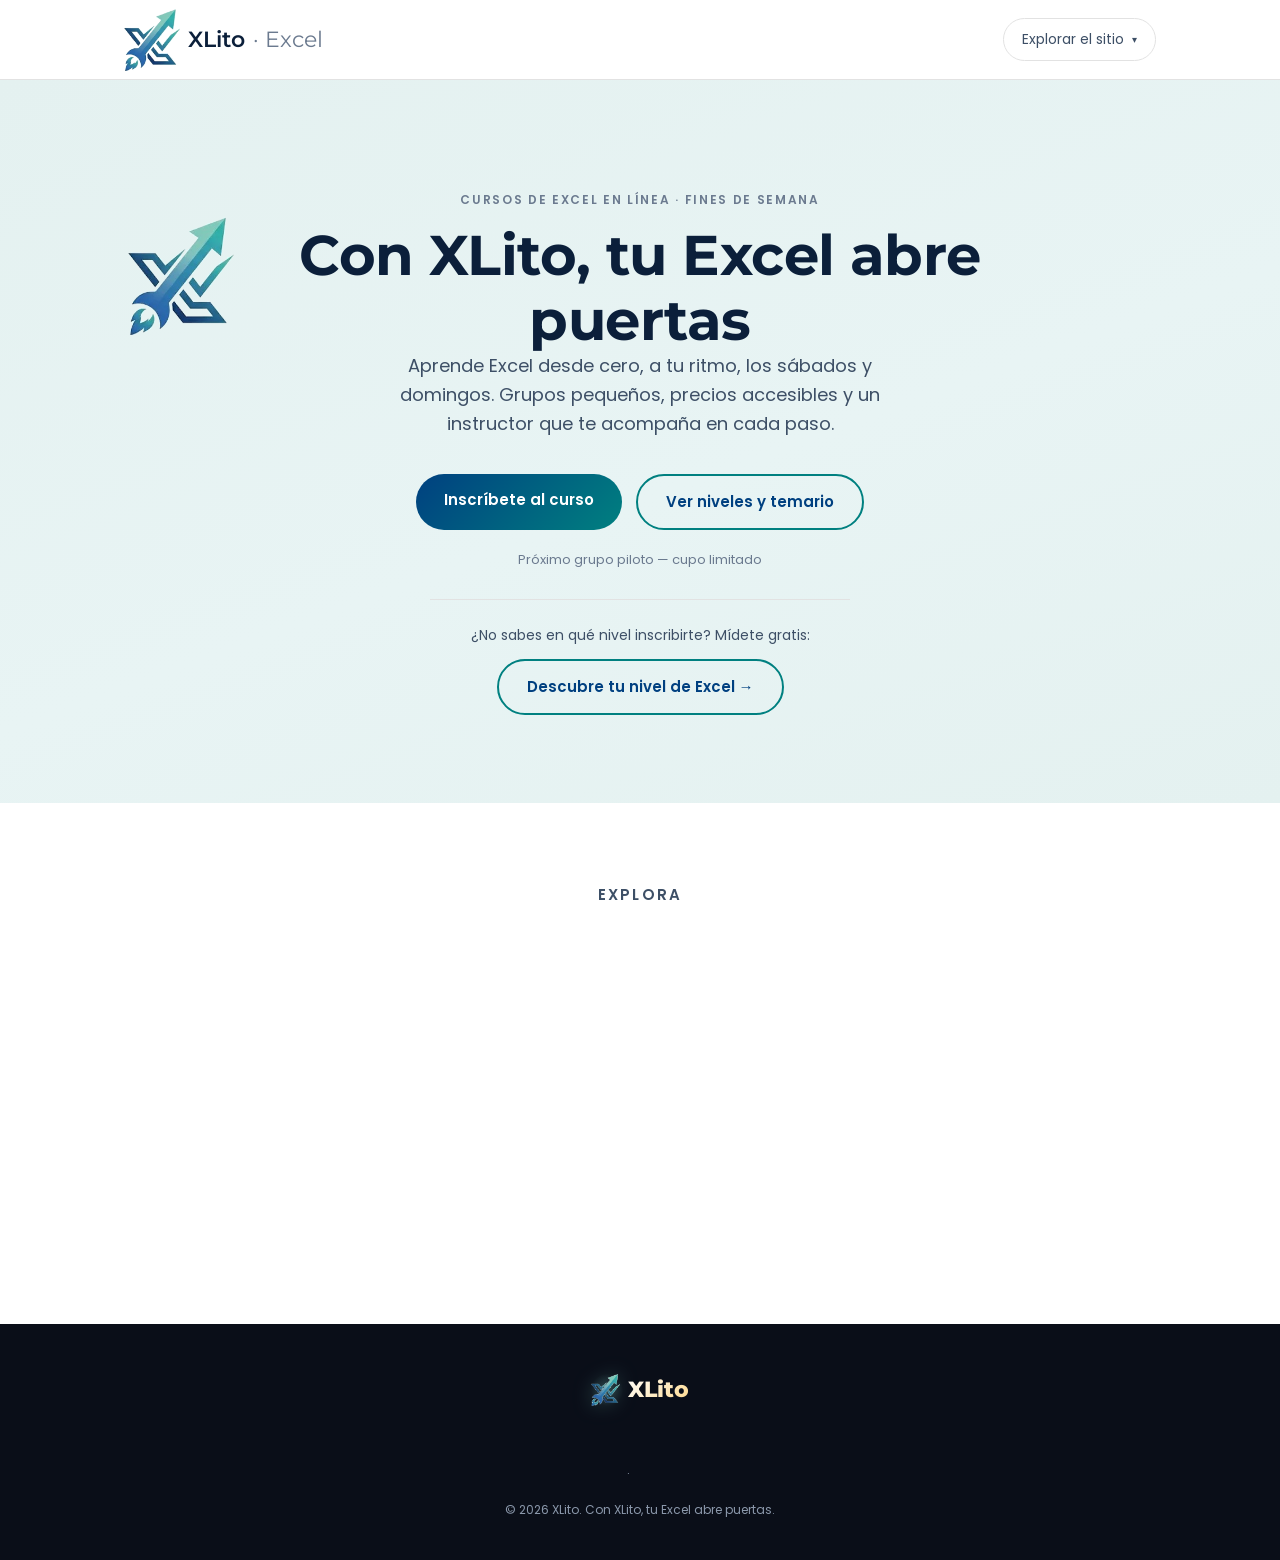
<file: index.html>
<!DOCTYPE html>
<html lang="es">
<head>
<meta charset="UTF-8">
<meta name="viewport" content="width=device-width, initial-scale=1.0">
<title>XLito — Con XLito, tu Excel abre puertas</title>
<link rel="stylesheet" href="styles.css">
<link rel="icon" type="image/png" href="assets/favicon.png">
<style>
  .hero{padding:110px 0 88px; text-align:center; background:linear-gradient(160deg, var(--bg-alt) 0%, #e8f4f4 55%, var(--bg-alt) 100%);}
  .hero h1{font-size:clamp(34px,5vw,56px); max-width:820px; margin:0 auto 22px; line-height:1.15;}
  .hero p.lead{font-size:18px; color:var(--ink-soft); max-width:560px; margin:0 auto 36px;}
  .hero .cta-row{display:flex; gap:14px; justify-content:center; flex-wrap:wrap;}
  .hero .fine{margin-top:20px; font-size:13px; color:var(--muted);}

  .teaser-grid{display:grid; grid-template-columns:1fr; gap:20px;}
  @media(min-width:760px){.teaser-grid{grid-template-columns:repeat(3,1fr);}}
  .teaser{
    border:1px solid var(--line); border-radius:var(--radius); padding:30px 26px;
    display:flex; flex-direction:column; gap:12px; position:relative; overflow:hidden;
    background:var(--bg);
  }
  .teaser::before{
    content:""; position:absolute; top:0; left:0; right:0; height:5px;
    background:linear-gradient(90deg, var(--accent), var(--accent-2), var(--accent-mint));
  }
  .teaser::after{
    content:""; position:absolute; top:-40px; right:-40px; width:120px; height:120px;
    background:radial-gradient(circle, var(--accent-mint) 0%, transparent 70%);
    opacity:.35; border-radius:50%; pointer-events:none;
  }
  .teaser h3{ font-size:20px; color:var(--accent); }
  .teaser p{ font-size:14px; color:var(--ink-soft); flex-grow:1; position:relative; }
  .teaser a{ font-size:14px; font-weight:700; text-decoration:none; color:var(--accent-2); position:relative; }
  .teaser a:hover{ text-decoration:underline; }
  .teaser:hover{
    transform:translateY(-4px) scale(1.035);
    box-shadow:0 16px 32px rgba(0,64,128,.14);
    border-color:var(--accent-2);
    z-index:2;
  }
</style>
</head>
<body>

<nav>
  <div class="wrap">
    <a href="index.html" class="logo-mark" style="display:flex; align-items:center; gap:8px;"><img src="assets/logo-icon.png" alt="XLito" style="height:62px; width:auto; margin:-10px 0;">XLito <span>· Excel</span></a>
    <div class="nav-menu">
      <button class="nav-menu-btn" id="nav-menu-btn" aria-expanded="false" aria-controls="nav-panel">Explorar el sitio <span class="chev">▾</span></button>
      <div class="nav-panel" id="nav-panel">
        <div><p class="nav-group-title">El curso</p>
          <a href="niveles.html">Niveles, temarios y precios</a>
          <a href="como-funciona.html">Cómo funciona</a>
        </div>
        <div><p class="nav-group-title">Conócenos</p>
          <a href="nosotros.html">Sobre XLito</a>
          <a href="testimonios.html">Testimonios</a>
          <a href="faq.html">Preguntas frecuentes</a>
        </div>
        <div><p class="nav-group-title">Empieza</p>
          <a href="recursos.html">Recursos gratis</a>
          <a href="quiz.html">¿Qué nivel soy?</a>
          <a href="juego-cohete.html">Juega: Cohete XLito</a>
          <a href="juego-memorama.html">Juega: Memorama</a>
          <a href="juego-atajos.html">Juega: Typing de atajos</a>
          <a href="inscripcion.html">Inscripción</a>
        </div>
      </div>
    </div>
    <a href="inscripcion.html" class="btn" style="display:none;" id="nav-cta">Inscríbete</a>
  </div>
</nav>

<header class="hero">
  <div class="wrap">
    <p class="eyebrow">Cursos de Excel en línea · Fines de semana</p>
    <div id="hero-logo-title" style="position:relative; display:inline-block;">
      <img src="assets/logo-icon.png" alt="XLito" style="position:absolute; right:100%; top:-6px; height:118px; width:auto; margin-right:-4px;">
      <h1 style="margin:0; text-align:center;">Con XLito, tu Excel abre puertas</h1>
    </div>
    <p class="lead">Aprende Excel desde cero, a tu ritmo, los sábados y domingos. Grupos pequeños, precios accesibles y un instructor que te acompaña en cada paso.</p>
    <div class="cta-row">
      <a href="inscripcion.html" class="btn">Inscríbete al curso</a>
      <a href="niveles.html" class="btn btn-outline">Ver niveles y temario</a>
    </div>
    <p class="fine">Próximo grupo piloto — cupo limitado</p>
    <div style="margin-top:28px; padding-top:24px; border-top:1px solid var(--line); max-width:420px; margin-left:auto; margin-right:auto;">
      <p style="font-size:14px; color:var(--ink-soft); margin-bottom:12px;">¿No sabes en qué nivel inscribirte? Mídete gratis:</p>
      <a href="quiz.html" class="btn btn-outline">Descubre tu nivel de Excel →</a>
    </div>
  </div>
</header>

<section>
  <div class="wrap">
    <div class="section-head">
      <p class="eyebrow">Explora</p>
      <h2>Todo lo que necesitas saber</h2>
    </div>
    <div class="teaser-grid">
      <div class="teaser">
        <h3>Niveles y precios</h3>
        <p>Introductorio, básico e intermedio — con temario sesión por sesión y descuentos por pago de contado.</p>
        <a href="niveles.html">Ver niveles →</a>
      </div>
      <div class="teaser">
        <h3>Sobre XLito</h3>
        <p>Quién da las clases, y la misión detrás de un curso pensado para que Excel deje de dar miedo.</p>
        <a href="nosotros.html">Conóceme →</a>
      </div>
      <div class="teaser">
        <h3>Cómo funciona</h3>
        <p>De la inscripción a tu primera clase: el proceso paso a paso y lo que necesitas para tomar el curso.</p>
        <a href="como-funciona.html">Ver el proceso →</a>
      </div>
    </div>
  </div>
</section>

<footer>
  <div class="wrap">
    <div class="footer-logo" id="footer-logo" style="display:flex; align-items:center; justify-content:center; gap:8px;">
      <img src="assets/logo-icon.png" alt="" style="height:32px; width:auto;">
      <span style="font-family:var(--serif); font-weight:800; font-size:22px; background:linear-gradient(135deg, #ffffff, #ffd88a); -webkit-background-clip:text; background-clip:text; color:transparent;">XLito</span>
    </div>
    <div class="socials">
      <a href="https://www.instagram.com/xlito_excel" target="_blank" rel="noopener" class="social-link" style="display:inline-flex; align-items:center; gap:6px; color:#D6249F;"><svg width="18" height="18" viewBox="0 0 24 24"><defs><linearGradient id="igGrad" x1="0%" y1="100%" x2="100%" y2="0%"><stop offset="0%" stop-color="#FEE411"/><stop offset="35%" stop-color="#FD5949"/><stop offset="70%" stop-color="#D6249F"/><stop offset="100%" stop-color="#285AEB"/></linearGradient></defs><rect x="2" y="2" width="20" height="20" rx="5" fill="none" stroke="url(#igGrad)" stroke-width="2"/><circle cx="12" cy="12" r="4" fill="none" stroke="url(#igGrad)" stroke-width="2"/><circle cx="17.5" cy="6.5" r="1.2" fill="url(#igGrad)"/></svg> Instagram</a><a href="https://www.tiktok.com/@xlito_excel" target="_blank" rel="noopener" class="social-link" style="display:inline-flex; align-items:center; gap:6px; color:#e5e9ef;"><svg width="18" height="18" viewBox="0 0 24 24" fill="#000"><path d="M12.5 2h3.2c.2 1.6 1.1 3 2.4 3.9 1 .7 2.2 1.1 3.4 1.1v3.3c-1.6 0-3.1-.4-4.5-1.2v6.6c0 3.4-2.8 6.3-6.3 6.3S4.4 18.1 4.4 14.7c0-3.2 2.5-5.9 5.6-6.2v3.4c-1.3.3-2.3 1.5-2.3 2.9 0 1.6 1.3 2.9 2.9 2.9s2.9-1.3 2.9-2.9V2z" fill="#25F4EE" transform="translate(-0.6,-0.6)"/><path d="M12.5 2h3.2c.2 1.6 1.1 3 2.4 3.9 1 .7 2.2 1.1 3.4 1.1v3.3c-1.6 0-3.1-.4-4.5-1.2v6.6c0 3.4-2.8 6.3-6.3 6.3S4.4 18.1 4.4 14.7c0-3.2 2.5-5.9 5.6-6.2v3.4c-1.3.3-2.3 1.5-2.3 2.9 0 1.6 1.3 2.9 2.9 2.9s2.9-1.3 2.9-2.9V2z" fill="#FE2C55" transform="translate(0.6,0.6)"/><path d="M12.5 2h3.2c.2 1.6 1.1 3 2.4 3.9 1 .7 2.2 1.1 3.4 1.1v3.3c-1.6 0-3.1-.4-4.5-1.2v6.6c0 3.4-2.8 6.3-6.3 6.3S4.4 18.1 4.4 14.7c0-3.2 2.5-5.9 5.6-6.2v3.4c-1.3.3-2.3 1.5-2.3 2.9 0 1.6 1.3 2.9 2.9 2.9s2.9-1.3 2.9-2.9V2z" fill="#fff"/></svg> TikTok</a><a href="https://www.facebook.com/profile.php?id=61592092803394" target="_blank" rel="noopener" class="social-link" style="display:inline-flex; align-items:center; gap:6px; color:#1877F2;"><svg width="18" height="18" viewBox="0 0 24 24" fill="#1877F2"><path d="M22 12a10 10 0 1 0-11.6 9.9v-7H7.9V12h2.5V9.8c0-2.5 1.5-3.9 3.8-3.9 1.1 0 2.2.2 2.2.2v2.5h-1.3c-1.2 0-1.6.8-1.6 1.6V12h2.8l-.4 2.9h-2.4v7A10 10 0 0 0 22 12z"/></svg> Facebook</a>
    </div>
    <p style="font-size:13px; color:var(--ink-soft);"><a href="mailto:xlito.excel@gmail.com" class="social-link" style="color:#cdd8e6;"><svg width="16" height="16" viewBox="0 0 24 24" style="vertical-align:-3px; margin-right:4px;"><path d="M2 6.5v11A2.5 2.5 0 0 0 4.5 20H8V11.8L12 15l4-3.2V20h3.5a2.5 2.5 0 0 0 2.5-2.5v-11L12 13.5z" fill="#EA4335"/><path d="M8 20v-8.2L2 7.3V17.5A2.5 2.5 0 0 0 4.5 20H8z" fill="#4285F4"/><path d="M16 20v-8.2l6-4.5V17.5A2.5 2.5 0 0 1 19.5 20H16z" fill="#34A853"/><path d="M2 7.3l10 7.7 10-7.7-1.2-.9a2.4 2.4 0 0 0-2.9 0L12 10.3 6.1 6.4a2.4 2.4 0 0 0-2.9 0z" fill="#FBBC05"/></svg>xlito.excel@gmail.com</a> &nbsp;·&nbsp; <a href="https://wa.me/525567896394?text=Hola%2C%20me%20interesa%20el%20curso%20de%20Excel%20de%20XLito" target="_blank" rel="noopener" class="social-link" style="color:#25D366;"><svg width="16" height="16" viewBox="0 0 24 24" fill="currentColor" style="vertical-align:-3px; margin-right:4px;"><path d="M12 2a10 10 0 0 0-8.5 15.2L2 22l4.9-1.5A10 10 0 1 0 12 2zm5.6 14.3c-.2.6-1.4 1.2-2 1.3-.5.1-1.1.1-1.8-.1-.4-.1-1-.3-1.6-.6-2.9-1.2-4.7-4.1-4.9-4.3-.1-.2-1.2-1.6-1.2-3 0-1.4.7-2.1 1-2.4.3-.3.6-.3.8-.3h.6c.2 0 .4 0 .6.5.2.5.7 1.8.8 1.9.1.2.1.4 0 .6-.1.2-.2.3-.4.5-.2.2-.4.4-.5.6-.2.2-.4.4-.2.7.2.3.9 1.5 2 2.4 1.3 1.2 2.4 1.6 2.8 1.7.3.1.5.1.7-.1.2-.2.8-.9 1-1.2.2-.3.5-.2.8-.1.3.1 1.9.9 2.2 1.1.3.1.5.2.6.3.1.2.1.9-.1 1.5z"/></svg>Escríbenos por WhatsApp</a></p>
    <p class="fine">© 2026 XLito. Con XLito, tu Excel abre puertas.</p>
  </div>
</footer>

<script src="nav.js"></script>
<script src="effects.js"></script>
</body>
</html>
</file>
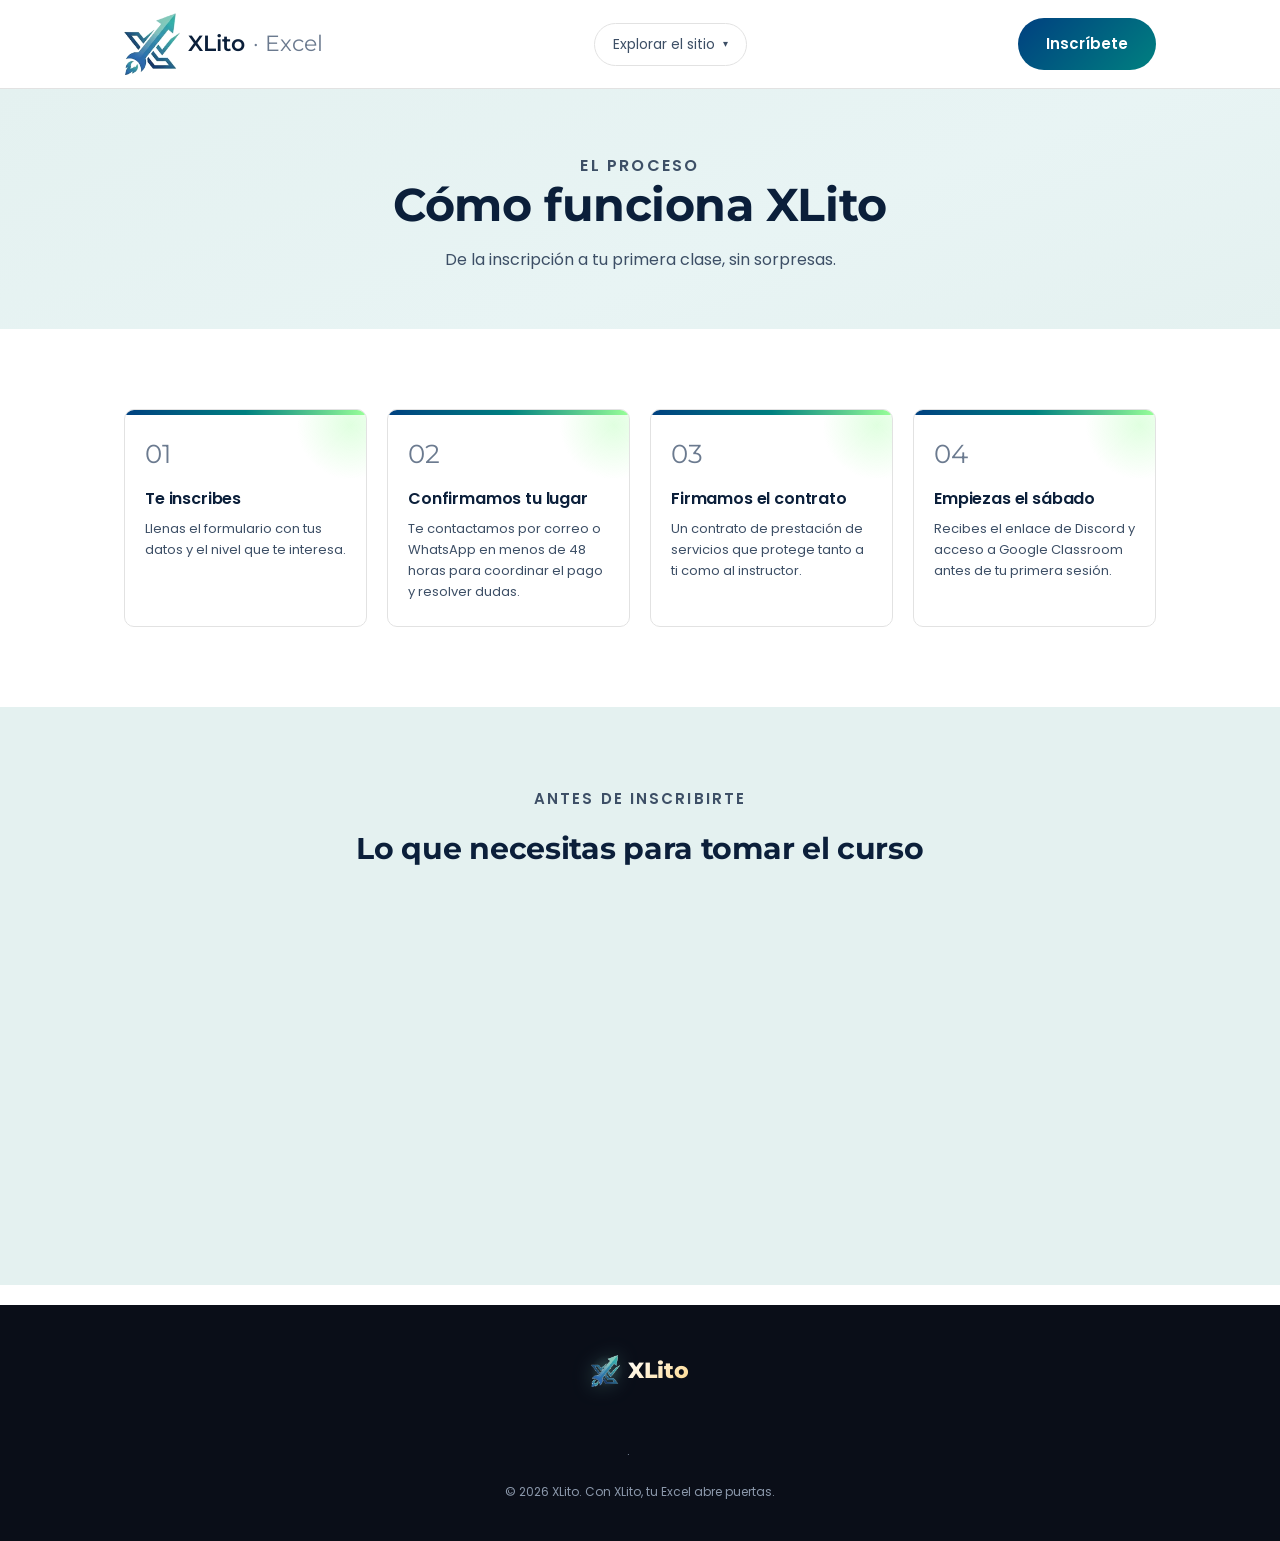
<file: como-funciona.html>
<!DOCTYPE html>
<html lang="es">
<head>
<meta charset="UTF-8">
<meta name="viewport" content="width=device-width, initial-scale=1.0">
<title>Cómo funciona — XLito</title>
<link rel="stylesheet" href="styles.css">
<link rel="icon" type="image/png" href="assets/favicon.png">
<style>
  .steps{display:grid; grid-template-columns:1fr; gap:20px;}
  @media(min-width:760px){.steps{grid-template-columns:repeat(4,1fr);}}
  .step{border:1px solid var(--line); border-radius:var(--radius); padding:24px 20px;}
  .step .step-num{font-family:var(--serif); font-size:26px; color:var(--muted); margin-bottom:10px;}
  .step h3{font-size:16px; margin-bottom:8px; font-family:var(--sans); font-weight:600;}
  .step p{font-size:13px; color:var(--ink-soft);}

  .req-grid{display:grid; grid-template-columns:1fr; gap:16px;}
  @media(min-width:700px){.req-grid{grid-template-columns:repeat(2,1fr);}}
  .req-item{display:flex; gap:14px; padding:16px 18px; border:1.5px solid var(--accent-2); border-radius:var(--radius); background:#fff;}
  .req-item .dot{width:8px; height:8px; border-radius:50%; background:var(--ink); margin-top:6px; flex-shrink:0;}
  .req-item strong{display:block; font-size:14px; margin-bottom:2px;}
  .req-item span{font-size:13px; color:var(--ink-soft);}
</style>
</head>
<body>

<nav>
  <div class="wrap">
    <a href="index.html" class="logo-mark" style="display:flex; align-items:center; gap:8px;"><img src="assets/logo-icon.png" alt="XLito" style="height:62px; width:auto; margin:-10px 0;">XLito <span>· Excel</span></a>
    <div class="nav-menu">
      <button class="nav-menu-btn" id="nav-menu-btn" aria-expanded="false" aria-controls="nav-panel">Explorar el sitio <span class="chev">▾</span></button>
      <div class="nav-panel" id="nav-panel">
        <div><p class="nav-group-title">El curso</p>
          <a href="niveles.html">Niveles, temarios y precios</a>
          <a href="como-funciona.html" class="current">Cómo funciona</a>
        </div>
        <div><p class="nav-group-title">Conócenos</p>
          <a href="nosotros.html">Sobre XLito</a>
          <a href="testimonios.html">Testimonios</a>
          <a href="faq.html">Preguntas frecuentes</a>
        </div>
        <div><p class="nav-group-title">Empieza</p>
          <a href="recursos.html">Recursos gratis</a>
          <a href="quiz.html">¿Qué nivel soy?</a>
          <a href="juego-cohete.html">Juega: Cohete XLito</a>
          <a href="juego-memorama.html">Juega: Memorama</a>
          <a href="juego-atajos.html">Juega: Typing de atajos</a>
          <a href="inscripcion.html">Inscripción</a>
        </div>
      </div>
    </div>
    <a href="inscripcion.html" class="btn">Inscríbete</a>
  </div>
</nav>

<header class="page-hero">
  <div class="wrap">
    <p class="eyebrow">El proceso</p>
    <h1>Cómo funciona XLito</h1>
    <p>De la inscripción a tu primera clase, sin sorpresas.</p>
  </div>
</header>

<section>
  <div class="wrap">
    <div class="steps">
      <div class="step"><div class="step-num">01</div><h3>Te inscribes</h3><p>Llenas el formulario con tus datos y el nivel que te interesa.</p></div>
      <div class="step"><div class="step-num">02</div><h3>Confirmamos tu lugar</h3><p>Te contactamos por correo o WhatsApp en menos de 48 horas para coordinar el pago y resolver dudas.</p></div>
      <div class="step"><div class="step-num">03</div><h3>Firmamos el contrato</h3><p>Un contrato de prestación de servicios que protege tanto a ti como al instructor.</p></div>
      <div class="step"><div class="step-num">04</div><h3>Empiezas el sábado</h3><p>Recibes el enlace de Discord y acceso a Google Classroom antes de tu primera sesión.</p></div>
    </div>
  </div>
</section>

<section style="background:var(--bg-alt);">
  <div class="wrap">
    <div class="section-head">
      <p class="eyebrow">Antes de inscribirte</p>
      <h2>Lo que necesitas para tomar el curso</h2>
    </div>
    <div class="req-grid">
      <div class="req-item"><span class="dot"></span><div><strong>Computadora con Excel</strong><span>Instalado, versión 2016 o superior recomendado.</span></div></div>
      <div class="req-item"><span class="dot"></span><div><strong>Conexión a internet estable</strong><span>Para tomar las sesiones sin interrupciones.</span></div></div>
      <div class="req-item"><span class="dot"></span><div><strong>Discord instalado</strong><span>Es donde se imparten las sesiones en vivo.</span></div></div>
      <div class="req-item"><span class="dot"></span><div><strong>Cuenta de Google</strong><span>Para acceder a Google Classroom (materiales y tareas).</span></div></div>
      <div class="req-item"><span class="dot"></span><div><strong>3 horas cada sábado y domingo</strong><span>Las sesiones se imparten en ese horario.</span></div></div>
      <div class="req-item"><span class="dot"></span><div><strong>Ganas de practicar entre sesiones</strong><span>El progreso real viene de la práctica, no solo de ver la clase.</span></div></div>
    </div>
  </div>
</section>

<footer>
  <div class="wrap">
    <div class="footer-logo" id="footer-logo" style="display:flex; align-items:center; justify-content:center; gap:8px;"><img src="assets/logo-icon.png" alt="" style="height:32px; width:auto;"><span style="font-family:var(--serif); font-weight:800; font-size:22px; background:linear-gradient(135deg, #ffffff, #ffd88a); -webkit-background-clip:text; background-clip:text; color:transparent;">XLito</span></div>
    <div class="socials"><a href="https://www.instagram.com/xlito_excel" target="_blank" rel="noopener" class="social-link" style="display:inline-flex; align-items:center; gap:6px; color:#D6249F;"><svg width="18" height="18" viewBox="0 0 24 24"><defs><linearGradient id="igGrad" x1="0%" y1="100%" x2="100%" y2="0%"><stop offset="0%" stop-color="#FEE411"/><stop offset="35%" stop-color="#FD5949"/><stop offset="70%" stop-color="#D6249F"/><stop offset="100%" stop-color="#285AEB"/></linearGradient></defs><rect x="2" y="2" width="20" height="20" rx="5" fill="none" stroke="url(#igGrad)" stroke-width="2"/><circle cx="12" cy="12" r="4" fill="none" stroke="url(#igGrad)" stroke-width="2"/><circle cx="17.5" cy="6.5" r="1.2" fill="url(#igGrad)"/></svg> Instagram</a><a href="https://www.tiktok.com/@xlito_excel" target="_blank" rel="noopener" class="social-link" style="display:inline-flex; align-items:center; gap:6px; color:#e5e9ef;"><svg width="18" height="18" viewBox="0 0 24 24" fill="#000"><path d="M12.5 2h3.2c.2 1.6 1.1 3 2.4 3.9 1 .7 2.2 1.1 3.4 1.1v3.3c-1.6 0-3.1-.4-4.5-1.2v6.6c0 3.4-2.8 6.3-6.3 6.3S4.4 18.1 4.4 14.7c0-3.2 2.5-5.9 5.6-6.2v3.4c-1.3.3-2.3 1.5-2.3 2.9 0 1.6 1.3 2.9 2.9 2.9s2.9-1.3 2.9-2.9V2z" fill="#25F4EE" transform="translate(-0.6,-0.6)"/><path d="M12.5 2h3.2c.2 1.6 1.1 3 2.4 3.9 1 .7 2.2 1.1 3.4 1.1v3.3c-1.6 0-3.1-.4-4.5-1.2v6.6c0 3.4-2.8 6.3-6.3 6.3S4.4 18.1 4.4 14.7c0-3.2 2.5-5.9 5.6-6.2v3.4c-1.3.3-2.3 1.5-2.3 2.9 0 1.6 1.3 2.9 2.9 2.9s2.9-1.3 2.9-2.9V2z" fill="#FE2C55" transform="translate(0.6,0.6)"/><path d="M12.5 2h3.2c.2 1.6 1.1 3 2.4 3.9 1 .7 2.2 1.1 3.4 1.1v3.3c-1.6 0-3.1-.4-4.5-1.2v6.6c0 3.4-2.8 6.3-6.3 6.3S4.4 18.1 4.4 14.7c0-3.2 2.5-5.9 5.6-6.2v3.4c-1.3.3-2.3 1.5-2.3 2.9 0 1.6 1.3 2.9 2.9 2.9s2.9-1.3 2.9-2.9V2z" fill="#fff"/></svg> TikTok</a><a href="https://www.facebook.com/profile.php?id=61592092803394" target="_blank" rel="noopener" class="social-link" style="display:inline-flex; align-items:center; gap:6px; color:#1877F2;"><svg width="18" height="18" viewBox="0 0 24 24" fill="#1877F2"><path d="M22 12a10 10 0 1 0-11.6 9.9v-7H7.9V12h2.5V9.8c0-2.5 1.5-3.9 3.8-3.9 1.1 0 2.2.2 2.2.2v2.5h-1.3c-1.2 0-1.6.8-1.6 1.6V12h2.8l-.4 2.9h-2.4v7A10 10 0 0 0 22 12z"/></svg> Facebook</a></div>
    <p style="font-size:13px; color:var(--ink-soft);"><a href="mailto:xlito.excel@gmail.com" class="social-link" style="color:#cdd8e6;"><svg width="16" height="16" viewBox="0 0 24 24" style="vertical-align:-3px; margin-right:4px;"><path d="M2 6.5v11A2.5 2.5 0 0 0 4.5 20H8V11.8L12 15l4-3.2V20h3.5a2.5 2.5 0 0 0 2.5-2.5v-11L12 13.5z" fill="#EA4335"/><path d="M8 20v-8.2L2 7.3V17.5A2.5 2.5 0 0 0 4.5 20H8z" fill="#4285F4"/><path d="M16 20v-8.2l6-4.5V17.5A2.5 2.5 0 0 1 19.5 20H16z" fill="#34A853"/><path d="M2 7.3l10 7.7 10-7.7-1.2-.9a2.4 2.4 0 0 0-2.9 0L12 10.3 6.1 6.4a2.4 2.4 0 0 0-2.9 0z" fill="#FBBC05"/></svg>xlito.excel@gmail.com</a> &nbsp;·&nbsp; <a href="https://wa.me/525567896394?text=Hola%2C%20me%20interesa%20el%20curso%20de%20Excel%20de%20XLito" target="_blank" rel="noopener" class="social-link" style="color:#25D366;"><svg width="16" height="16" viewBox="0 0 24 24" fill="currentColor" style="vertical-align:-3px; margin-right:4px;"><path d="M12 2a10 10 0 0 0-8.5 15.2L2 22l4.9-1.5A10 10 0 1 0 12 2zm5.6 14.3c-.2.6-1.4 1.2-2 1.3-.5.1-1.1.1-1.8-.1-.4-.1-1-.3-1.6-.6-2.9-1.2-4.7-4.1-4.9-4.3-.1-.2-1.2-1.6-1.2-3 0-1.4.7-2.1 1-2.4.3-.3.6-.3.8-.3h.6c.2 0 .4 0 .6.5.2.5.7 1.8.8 1.9.1.2.1.4 0 .6-.1.2-.2.3-.4.5-.2.2-.4.4-.5.6-.2.2-.4.4-.2.7.2.3.9 1.5 2 2.4 1.3 1.2 2.4 1.6 2.8 1.7.3.1.5.1.7-.1.2-.2.8-.9 1-1.2.2-.3.5-.2.8-.1.3.1 1.9.9 2.2 1.1.3.1.5.2.6.3.1.2.1.9-.1 1.5z"/></svg>Escríbenos por WhatsApp</a></p>
    <p class="fine">© 2026 XLito. Con XLito, tu Excel abre puertas.</p>
  </div>
</footer>
<script src="nav.js"></script>
<script src="effects.js"></script>
</body>
</html>
</file>
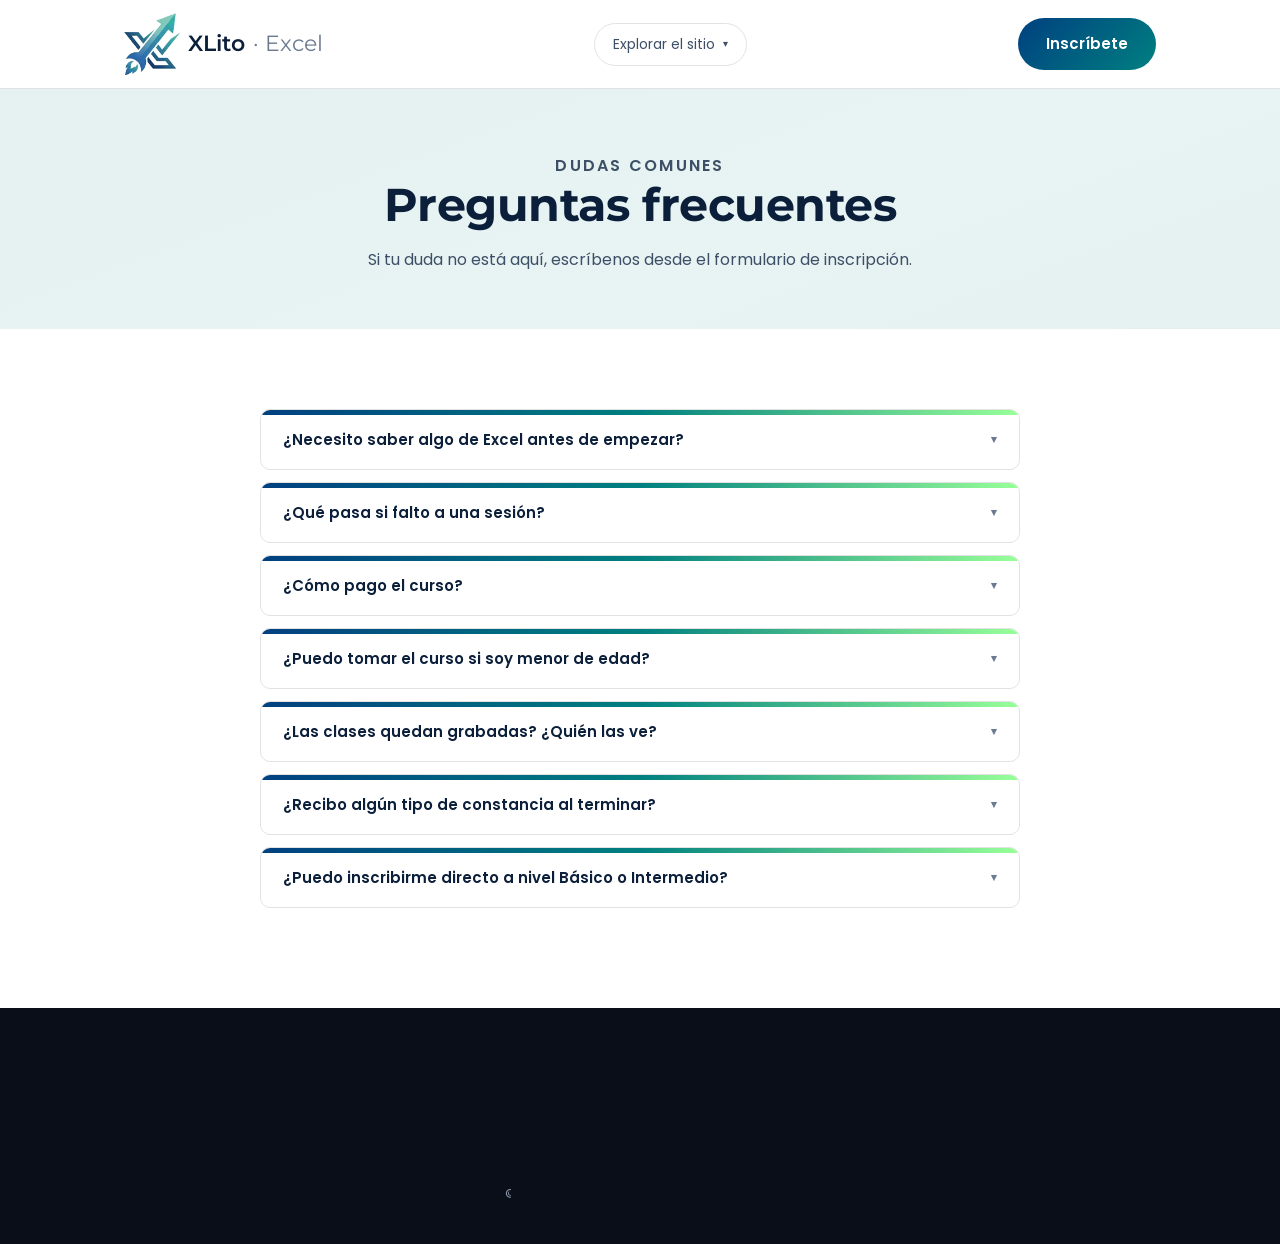
<file: faq.html>
<!DOCTYPE html>
<html lang="es">
<head>
<meta charset="UTF-8">
<meta name="viewport" content="width=device-width, initial-scale=1.0">
<title>Preguntas frecuentes — XLito</title>
<link rel="stylesheet" href="styles.css">
<link rel="icon" type="image/png" href="assets/favicon.png">
<style>
  .faq-list{max-width:760px; margin:0 auto; display:flex; flex-direction:column; gap:12px;}
  .faq-item{border:1px solid var(--line); border-radius:var(--radius); overflow:hidden;}
  .faq-q{width:100%; text-align:left; background:none; border:none; padding:18px 22px; font-size:15px; font-family:var(--sans); font-weight:600; color:var(--ink); cursor:pointer; display:flex; justify-content:space-between; align-items:center; gap:12px;}
  .faq-q:hover{background:var(--bg-alt);}
  .faq-q .chev{font-size:11px; color:var(--muted); transition:transform .2s ease; flex-shrink:0;}
  .faq-q[aria-expanded="true"] .chev{transform:rotate(180deg);}
  .faq-a{max-height:0; overflow:hidden; transition:max-height .25s ease;}
  .faq-a p{padding:0 22px 18px; font-size:14px; color:var(--ink-soft);}
</style>
</head>
<body>

<nav>
  <div class="wrap">
    <a href="index.html" class="logo-mark" style="display:flex; align-items:center; gap:8px;"><img src="assets/logo-icon.png" alt="XLito" style="height:62px; width:auto; margin:-10px 0;">XLito <span>· Excel</span></a>
    <div class="nav-menu">
      <button class="nav-menu-btn" id="nav-menu-btn" aria-expanded="false" aria-controls="nav-panel">Explorar el sitio <span class="chev">▾</span></button>
      <div class="nav-panel" id="nav-panel">
        <div><p class="nav-group-title">El curso</p>
          <a href="niveles.html">Niveles, temarios y precios</a>
          <a href="como-funciona.html">Cómo funciona</a>
        </div>
        <div><p class="nav-group-title">Conócenos</p>
          <a href="nosotros.html">Sobre XLito</a>
          <a href="testimonios.html">Testimonios</a>
          <a href="faq.html" class="current">Preguntas frecuentes</a>
        </div>
        <div><p class="nav-group-title">Empieza</p>
          <a href="recursos.html">Recursos gratis</a>
          <a href="quiz.html">¿Qué nivel soy?</a>
          <a href="juego-cohete.html">Juega: Cohete XLito</a>
          <a href="juego-memorama.html">Juega: Memorama</a>
          <a href="juego-atajos.html">Juega: Typing de atajos</a>
          <a href="inscripcion.html">Inscripción</a>
        </div>
      </div>
    </div>
    <a href="inscripcion.html" class="btn">Inscríbete</a>
  </div>
</nav>

<header class="page-hero">
  <div class="wrap">
    <p class="eyebrow">Dudas comunes</p>
    <h1>Preguntas frecuentes</h1>
    <p>Si tu duda no está aquí, escríbenos desde el formulario de inscripción.</p>
  </div>
</header>

<section>
  <div class="wrap">
    <div class="faq-list" id="faq-list">
      <div class="faq-item">
        <button class="faq-q" aria-expanded="false">¿Necesito saber algo de Excel antes de empezar? <span class="chev">▾</span></button>
        <div class="faq-a"><p>No, el nivel Introductorio está diseñado para quien nunca ha usado Excel o le tiene miedo. Empezamos desde la interfaz básica.</p></div>
      </div>
      <div class="faq-item">
        <button class="faq-q" aria-expanded="false">¿Qué pasa si falto a una sesión? <span class="chev">▾</span></button>
        <div class="faq-a"><p>Todas las sesiones se graban y se comparten con el grupo, así que puedes ponerte al día viendo la grabación. Si necesitas cancelar el curso, aplica la política de reembolsos según el momento en que lo hagas — la puedes revisar en el contrato.</p></div>
      </div>
      <div class="faq-item">
        <button class="faq-q" aria-expanded="false">¿Cómo pago el curso? <span class="chev">▾</span></button>
        <div class="faq-a"><p>Aceptamos efectivo y transferencia. Pagando de contado en una sola exhibición tienes descuento; si prefieres facilidades de pago, también es posible, sin descuento.</p></div>
      </div>
      <div class="faq-item">
        <button class="faq-q" aria-expanded="false">¿Puedo tomar el curso si soy menor de edad? <span class="chev">▾</span></button>
        <div class="faq-a"><p>Sí, aceptamos menores de edad siempre que un padre, madre o tutor firme el contrato y autorice su participación.</p></div>
      </div>
      <div class="faq-item">
        <button class="faq-q" aria-expanded="false">¿Las clases quedan grabadas? ¿Quién las ve? <span class="chev">▾</span></button>
        <div class="faq-a"><p>Sí, se graban con tu consentimiento y se comparten únicamente con el grupo de tu generación, no se publican en ningún otro lugar.</p></div>
      </div>
      <div class="faq-item">
        <button class="faq-q" aria-expanded="false">¿Recibo algún tipo de constancia al terminar? <span class="chev">▾</span></button>
        <div class="faq-a"><p>Sí, al concluir cada nivel recibes una constancia de participación de XLito con el detalle del nivel cursado y las horas completadas.</p></div>
      </div>
      <div class="faq-item">
        <button class="faq-q" aria-expanded="false">¿Puedo inscribirme directo a nivel Básico o Intermedio? <span class="chev">▾</span></button>
        <div class="faq-a"><p>Sí, si ya tienes experiencia previa puedes platicarnos tu nivel en el formulario de inscripción y te orientamos sobre el punto de partida más adecuado.</p></div>
      </div>
    </div>
  </div>
</section>

<footer>
  <div class="wrap">
    <div class="footer-logo" id="footer-logo" style="display:flex; align-items:center; justify-content:center; gap:8px;"><img src="assets/logo-icon.png" alt="" style="height:32px; width:auto;"><span style="font-family:var(--serif); font-weight:800; font-size:22px; background:linear-gradient(135deg, #ffffff, #ffd88a); -webkit-background-clip:text; background-clip:text; color:transparent;">XLito</span></div>
    <div class="socials"><a href="https://www.instagram.com/xlito_excel" target="_blank" rel="noopener" class="social-link" style="display:inline-flex; align-items:center; gap:6px; color:#D6249F;"><svg width="18" height="18" viewBox="0 0 24 24"><defs><linearGradient id="igGrad" x1="0%" y1="100%" x2="100%" y2="0%"><stop offset="0%" stop-color="#FEE411"/><stop offset="35%" stop-color="#FD5949"/><stop offset="70%" stop-color="#D6249F"/><stop offset="100%" stop-color="#285AEB"/></linearGradient></defs><rect x="2" y="2" width="20" height="20" rx="5" fill="none" stroke="url(#igGrad)" stroke-width="2"/><circle cx="12" cy="12" r="4" fill="none" stroke="url(#igGrad)" stroke-width="2"/><circle cx="17.5" cy="6.5" r="1.2" fill="url(#igGrad)"/></svg> Instagram</a><a href="https://www.tiktok.com/@xlito_excel" target="_blank" rel="noopener" class="social-link" style="display:inline-flex; align-items:center; gap:6px; color:#e5e9ef;"><svg width="18" height="18" viewBox="0 0 24 24" fill="#000"><path d="M12.5 2h3.2c.2 1.6 1.1 3 2.4 3.9 1 .7 2.2 1.1 3.4 1.1v3.3c-1.6 0-3.1-.4-4.5-1.2v6.6c0 3.4-2.8 6.3-6.3 6.3S4.4 18.1 4.4 14.7c0-3.2 2.5-5.9 5.6-6.2v3.4c-1.3.3-2.3 1.5-2.3 2.9 0 1.6 1.3 2.9 2.9 2.9s2.9-1.3 2.9-2.9V2z" fill="#25F4EE" transform="translate(-0.6,-0.6)"/><path d="M12.5 2h3.2c.2 1.6 1.1 3 2.4 3.9 1 .7 2.2 1.1 3.4 1.1v3.3c-1.6 0-3.1-.4-4.5-1.2v6.6c0 3.4-2.8 6.3-6.3 6.3S4.4 18.1 4.4 14.7c0-3.2 2.5-5.9 5.6-6.2v3.4c-1.3.3-2.3 1.5-2.3 2.9 0 1.6 1.3 2.9 2.9 2.9s2.9-1.3 2.9-2.9V2z" fill="#FE2C55" transform="translate(0.6,0.6)"/><path d="M12.5 2h3.2c.2 1.6 1.1 3 2.4 3.9 1 .7 2.2 1.1 3.4 1.1v3.3c-1.6 0-3.1-.4-4.5-1.2v6.6c0 3.4-2.8 6.3-6.3 6.3S4.4 18.1 4.4 14.7c0-3.2 2.5-5.9 5.6-6.2v3.4c-1.3.3-2.3 1.5-2.3 2.9 0 1.6 1.3 2.9 2.9 2.9s2.9-1.3 2.9-2.9V2z" fill="#fff"/></svg> TikTok</a><a href="https://www.facebook.com/profile.php?id=61592092803394" target="_blank" rel="noopener" class="social-link" style="display:inline-flex; align-items:center; gap:6px; color:#1877F2;"><svg width="18" height="18" viewBox="0 0 24 24" fill="#1877F2"><path d="M22 12a10 10 0 1 0-11.6 9.9v-7H7.9V12h2.5V9.8c0-2.5 1.5-3.9 3.8-3.9 1.1 0 2.2.2 2.2.2v2.5h-1.3c-1.2 0-1.6.8-1.6 1.6V12h2.8l-.4 2.9h-2.4v7A10 10 0 0 0 22 12z"/></svg> Facebook</a></div>
    <p style="font-size:13px; color:var(--ink-soft);"><a href="mailto:xlito.excel@gmail.com" class="social-link" style="color:#cdd8e6;"><svg width="16" height="16" viewBox="0 0 24 24" style="vertical-align:-3px; margin-right:4px;"><path d="M2 6.5v11A2.5 2.5 0 0 0 4.5 20H8V11.8L12 15l4-3.2V20h3.5a2.5 2.5 0 0 0 2.5-2.5v-11L12 13.5z" fill="#EA4335"/><path d="M8 20v-8.2L2 7.3V17.5A2.5 2.5 0 0 0 4.5 20H8z" fill="#4285F4"/><path d="M16 20v-8.2l6-4.5V17.5A2.5 2.5 0 0 1 19.5 20H16z" fill="#34A853"/><path d="M2 7.3l10 7.7 10-7.7-1.2-.9a2.4 2.4 0 0 0-2.9 0L12 10.3 6.1 6.4a2.4 2.4 0 0 0-2.9 0z" fill="#FBBC05"/></svg>xlito.excel@gmail.com</a> &nbsp;·&nbsp; <a href="https://wa.me/525567896394?text=Hola%2C%20me%20interesa%20el%20curso%20de%20Excel%20de%20XLito" target="_blank" rel="noopener" class="social-link" style="color:#25D366;"><svg width="16" height="16" viewBox="0 0 24 24" fill="currentColor" style="vertical-align:-3px; margin-right:4px;"><path d="M12 2a10 10 0 0 0-8.5 15.2L2 22l4.9-1.5A10 10 0 1 0 12 2zm5.6 14.3c-.2.6-1.4 1.2-2 1.3-.5.1-1.1.1-1.8-.1-.4-.1-1-.3-1.6-.6-2.9-1.2-4.7-4.1-4.9-4.3-.1-.2-1.2-1.6-1.2-3 0-1.4.7-2.1 1-2.4.3-.3.6-.3.8-.3h.6c.2 0 .4 0 .6.5.2.5.7 1.8.8 1.9.1.2.1.4 0 .6-.1.2-.2.3-.4.5-.2.2-.4.4-.5.6-.2.2-.4.4-.2.7.2.3.9 1.5 2 2.4 1.3 1.2 2.4 1.6 2.8 1.7.3.1.5.1.7-.1.2-.2.8-.9 1-1.2.2-.3.5-.2.8-.1.3.1 1.9.9 2.2 1.1.3.1.5.2.6.3.1.2.1.9-.1 1.5z"/></svg>Escríbenos por WhatsApp</a></p>
    <p class="fine">© 2026 XLito. Con XLito, tu Excel abre puertas.</p>
  </div>
</footer>
<script src="nav.js"></script>
<script src="effects.js"></script>
<script>
  document.querySelectorAll('.faq-q').forEach(function(btn){
    btn.addEventListener('click', function(){
      var item = btn.closest('.faq-item');
      var answer = item.querySelector('.faq-a');
      var isOpen = btn.getAttribute('aria-expanded') === 'true';
      btn.setAttribute('aria-expanded', isOpen ? 'false' : 'true');
      answer.style.maxHeight = isOpen ? '0px' : answer.scrollHeight + 'px';
    });
  });
</script>
</body>
</html>
</file>
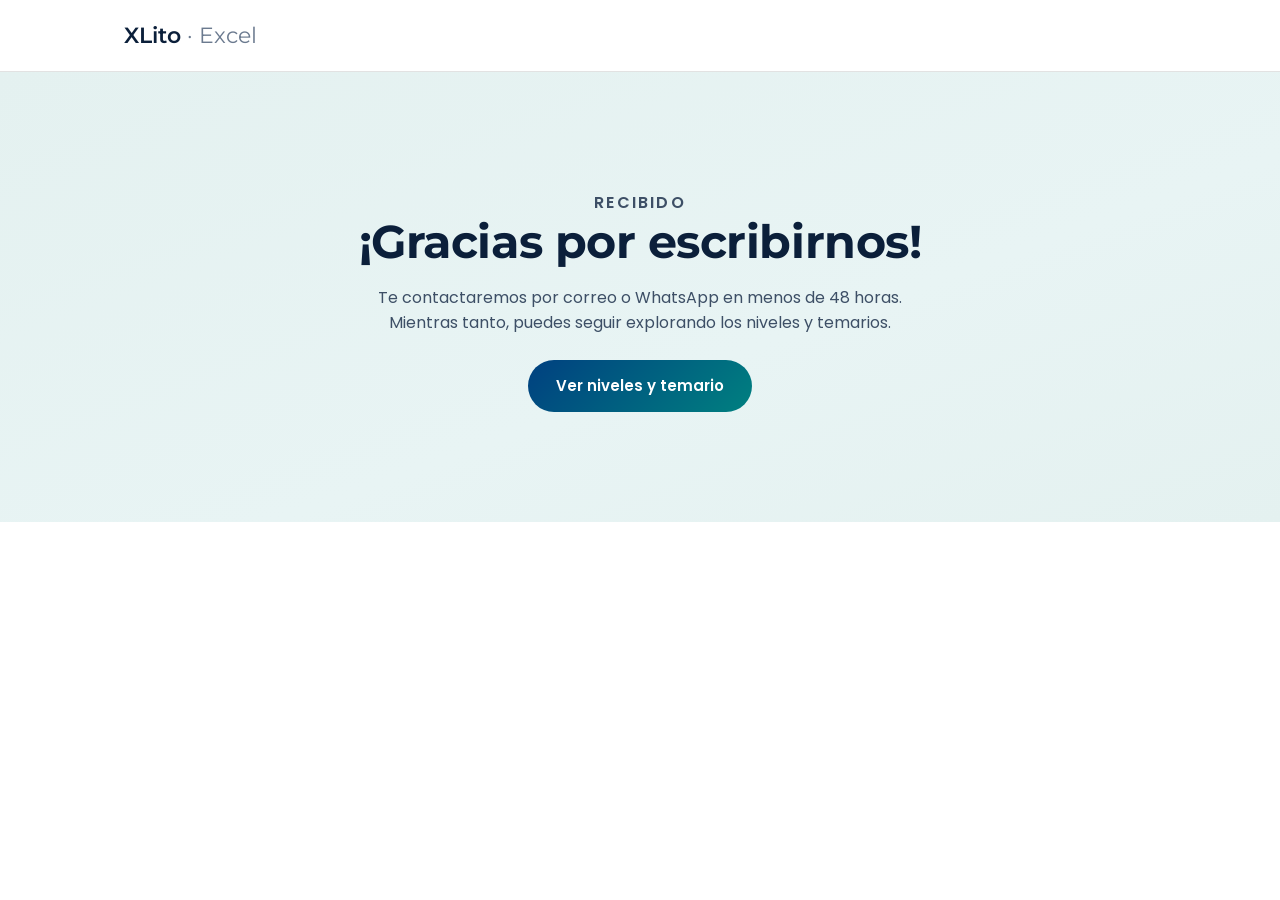
<file: gracias.html>
<!DOCTYPE html>
<html lang="es">
<head>
<meta charset="UTF-8">
<meta name="viewport" content="width=device-width, initial-scale=1.0">
<title>¡Gracias! — XLito</title>
<link rel="stylesheet" href="styles.css">
</head>
<body>
<nav>
  <div class="wrap">
    <a href="index.html" class="logo-mark">XLito <span>· Excel</span></a>
  </div>
</nav>
<header class="page-hero" style="min-height:50vh; display:flex; align-items:center;">
  <div class="wrap">
    <p class="eyebrow">Recibido</p>
    <h1>¡Gracias por escribirnos!</h1>
    <p>Te contactaremos por correo o WhatsApp en menos de 48 horas. Mientras tanto, puedes seguir explorando los niveles y temarios.</p>
    <div style="margin-top:24px;"><a href="niveles.html" class="btn">Ver niveles y temario</a></div>
  </div>
</header>
</body>
</html>
</file>
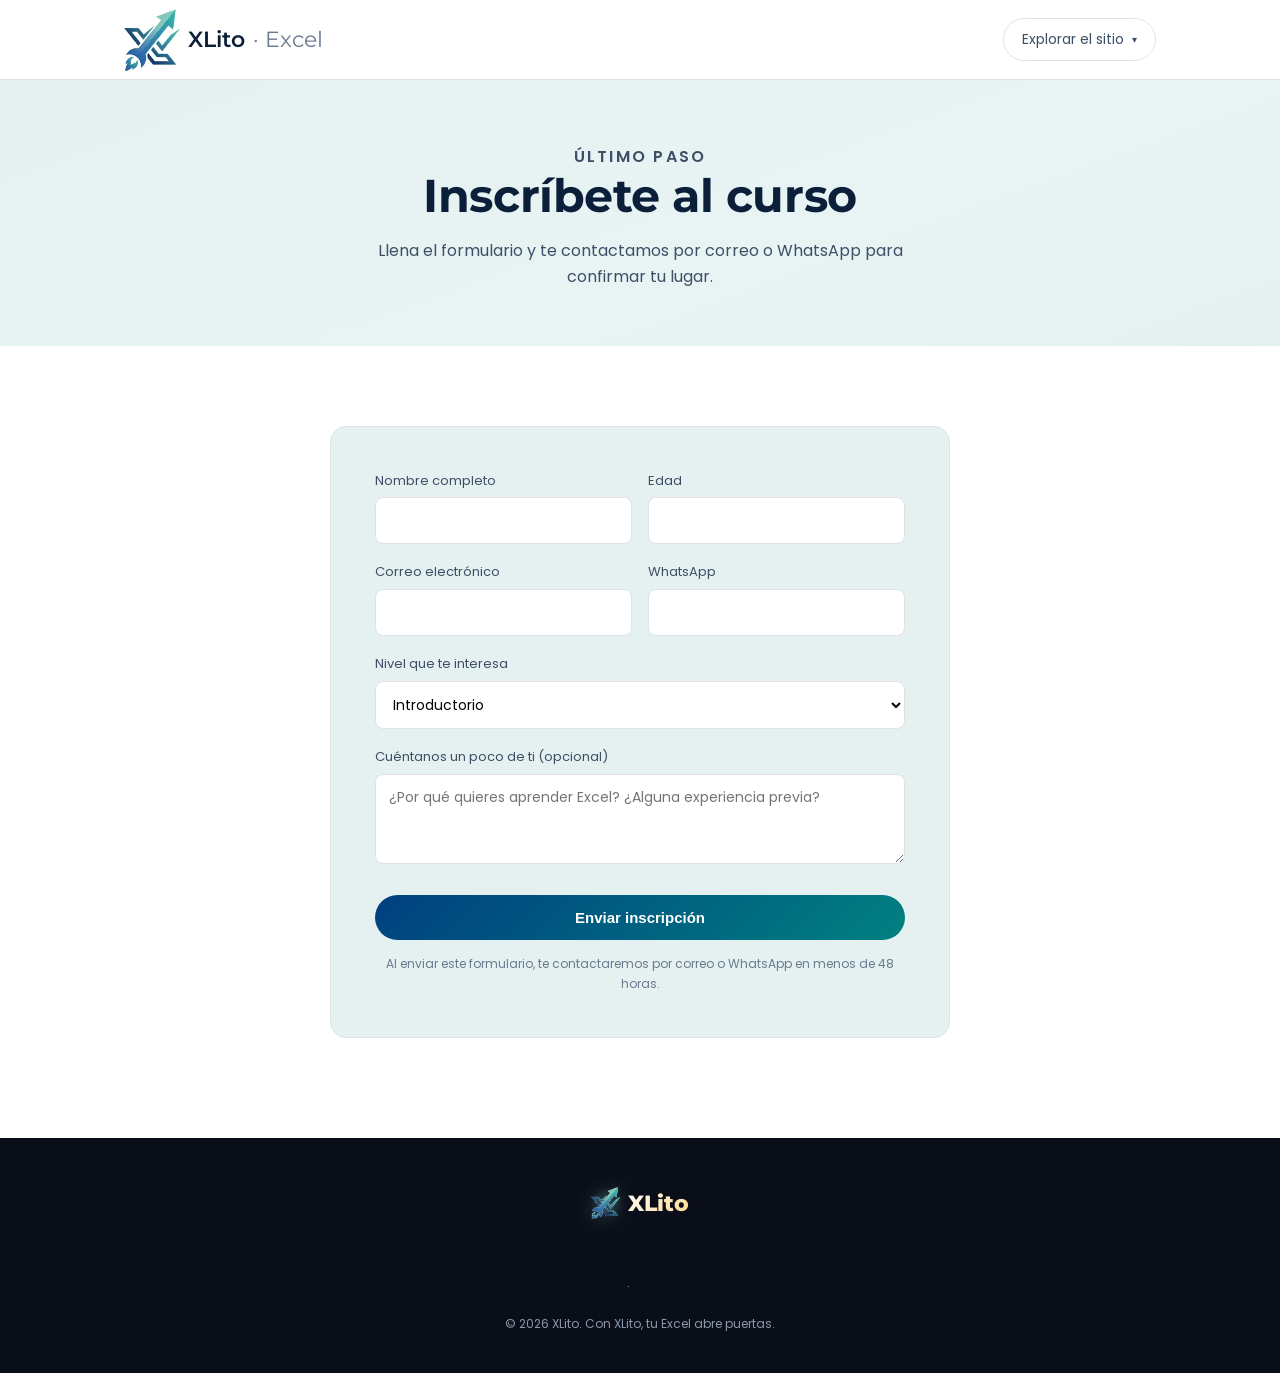
<file: inscripcion.html>
<!DOCTYPE html>
<html lang="es">
<head>
<meta charset="UTF-8">
<meta name="viewport" content="width=device-width, initial-scale=1.0">
<title>Inscripción — XLito</title>
<link rel="stylesheet" href="styles.css">
<link rel="icon" type="image/png" href="assets/favicon.png">
<style>
  .form-card{max-width:620px; margin:0 auto; border:1px solid var(--line); border-radius:16px; padding:44px; background:var(--bg-alt);}
  .form-row{display:grid; grid-template-columns:1fr; gap:16px;}
  @media(min-width:600px){.form-row.two{grid-template-columns:1fr 1fr;}}
  .form-card label{display:block; font-size:13px; color:var(--ink-soft); margin-bottom:6px;}
  .form-card input,.form-card select,.form-card textarea{width:100%; padding:12px 13px; border:1px solid var(--line); border-radius:8px; font-size:14px; font-family:var(--sans); background:#fff;}
  .form-card textarea{min-height:90px; resize:vertical;}
  .form-card .field{margin-bottom:18px;}
  .form-card .btn{width:100%; text-align:center; margin-top:6px;}
  .form-note{font-size:12px; color:var(--muted); margin-top:14px; text-align:center;}
</style>
</head>
<body>

<nav>
  <div class="wrap">
    <a href="index.html" class="logo-mark" style="display:flex; align-items:center; gap:8px;"><img src="assets/logo-icon.png" alt="XLito" style="height:62px; width:auto; margin:-10px 0;">XLito <span>· Excel</span></a>
    <div class="nav-menu">
      <button class="nav-menu-btn" id="nav-menu-btn" aria-expanded="false" aria-controls="nav-panel">Explorar el sitio <span class="chev">▾</span></button>
      <div class="nav-panel" id="nav-panel">
        <div><p class="nav-group-title">El curso</p>
          <a href="niveles.html">Niveles, temarios y precios</a>
          <a href="como-funciona.html">Cómo funciona</a>
        </div>
        <div><p class="nav-group-title">Conócenos</p>
          <a href="nosotros.html">Sobre XLito</a>
          <a href="testimonios.html">Testimonios</a>
          <a href="faq.html">Preguntas frecuentes</a>
        </div>
        <div><p class="nav-group-title">Empieza</p>
          <a href="recursos.html">Recursos gratis</a>
          <a href="quiz.html">¿Qué nivel soy?</a>
          <a href="juego-cohete.html">Juega: Cohete XLito</a>
          <a href="juego-memorama.html">Juega: Memorama</a>
          <a href="juego-atajos.html">Juega: Trivia XLito</a>
          <a href="inscripcion.html" class="current">Inscripción</a>
        </div>
      </div>
    </div>
  </div>
</nav>

<header class="page-hero">
  <div class="wrap">
    <p class="eyebrow">Último paso</p>
    <h1>Inscríbete al curso</h1>
    <p>Llena el formulario y te contactamos por correo o WhatsApp para confirmar tu lugar.</p>
  </div>
</header>

<section>
  <div class="wrap">
    <form class="form-card" action="https://formsubmit.co/xlito.excel@gmail.com" method="POST">
      <input type="hidden" name="_subject" value="Nueva inscripción — XLito">
      <input type="hidden" name="_template" value="table">
      <input type="hidden" name="_captcha" value="false">
      <input type="hidden" name="_next" value="https://xlitoexcel.github.io/Sitio-web-XLito-2.0/gracias.html">
      <div class="form-row two">
        <div class="field"><label for="nombre">Nombre completo</label><input id="nombre" name="Nombre" type="text" required></div>
        <div class="field"><label for="edad">Edad</label><input id="edad" name="Edad" type="number" min="1" required></div>
      </div>
      <div class="form-row two">
        <div class="field"><label for="correo">Correo electrónico</label><input id="correo" name="Correo" type="email" required></div>
        <div class="field"><label for="telefono">WhatsApp</label><input id="telefono" name="WhatsApp" type="tel" required></div>
      </div>
      <div class="field">
        <label for="nivel">Nivel que te interesa</label>
        <select id="nivel" name="Nivel de interes">
          <option>Introductorio</option>
          <option>Básico</option>
          <option>Intermedio</option>
          <option>Aún no lo sé, quiero que me orienten</option>
        </select>
      </div>
      <div class="field">
        <label for="comentarios">Cuéntanos un poco de ti (opcional)</label>
        <textarea id="comentarios" name="Comentarios" placeholder="¿Por qué quieres aprender Excel? ¿Alguna experiencia previa?"></textarea>
      </div>
      <button class="btn" type="submit">Enviar inscripción</button>
      <p class="form-note">Al enviar este formulario, te contactaremos por correo o WhatsApp en menos de 48 horas.</p>
    </form>
  </div>
</section>

<footer>
  <div class="wrap">
    <div class="footer-logo" id="footer-logo" style="display:flex; align-items:center; justify-content:center; gap:8px;"><img src="assets/logo-icon.png" alt="" style="height:32px; width:auto;"><span style="font-family:var(--serif); font-weight:800; font-size:22px; background:linear-gradient(135deg, #ffffff, #ffd88a); -webkit-background-clip:text; background-clip:text; color:transparent;">XLito</span></div>
    <div class="socials"><a href="https://www.instagram.com/xlito_excel" target="_blank" rel="noopener" class="social-link" style="display:inline-flex; align-items:center; gap:6px; color:#D6249F;"><svg width="18" height="18" viewBox="0 0 24 24"><defs><linearGradient id="igGrad" x1="0%" y1="100%" x2="100%" y2="0%"><stop offset="0%" stop-color="#FEE411"/><stop offset="35%" stop-color="#FD5949"/><stop offset="70%" stop-color="#D6249F"/><stop offset="100%" stop-color="#285AEB"/></linearGradient></defs><rect x="2" y="2" width="20" height="20" rx="5" fill="none" stroke="url(#igGrad)" stroke-width="2"/><circle cx="12" cy="12" r="4" fill="none" stroke="url(#igGrad)" stroke-width="2"/><circle cx="17.5" cy="6.5" r="1.2" fill="url(#igGrad)"/></svg> Instagram</a><a href="https://www.tiktok.com/@xlito_excel" target="_blank" rel="noopener" class="social-link" style="display:inline-flex; align-items:center; gap:6px; color:#e5e9ef;"><svg width="18" height="18" viewBox="0 0 24 24" fill="#000"><path d="M12.5 2h3.2c.2 1.6 1.1 3 2.4 3.9 1 .7 2.2 1.1 3.4 1.1v3.3c-1.6 0-3.1-.4-4.5-1.2v6.6c0 3.4-2.8 6.3-6.3 6.3S4.4 18.1 4.4 14.7c0-3.2 2.5-5.9 5.6-6.2v3.4c-1.3.3-2.3 1.5-2.3 2.9 0 1.6 1.3 2.9 2.9 2.9s2.9-1.3 2.9-2.9V2z" fill="#25F4EE" transform="translate(-0.6,-0.6)"/><path d="M12.5 2h3.2c.2 1.6 1.1 3 2.4 3.9 1 .7 2.2 1.1 3.4 1.1v3.3c-1.6 0-3.1-.4-4.5-1.2v6.6c0 3.4-2.8 6.3-6.3 6.3S4.4 18.1 4.4 14.7c0-3.2 2.5-5.9 5.6-6.2v3.4c-1.3.3-2.3 1.5-2.3 2.9 0 1.6 1.3 2.9 2.9 2.9s2.9-1.3 2.9-2.9V2z" fill="#FE2C55" transform="translate(0.6,0.6)"/><path d="M12.5 2h3.2c.2 1.6 1.1 3 2.4 3.9 1 .7 2.2 1.1 3.4 1.1v3.3c-1.6 0-3.1-.4-4.5-1.2v6.6c0 3.4-2.8 6.3-6.3 6.3S4.4 18.1 4.4 14.7c0-3.2 2.5-5.9 5.6-6.2v3.4c-1.3.3-2.3 1.5-2.3 2.9 0 1.6 1.3 2.9 2.9 2.9s2.9-1.3 2.9-2.9V2z" fill="#fff"/></svg> TikTok</a><a href="https://www.facebook.com/profile.php?id=61592092803394" target="_blank" rel="noopener" class="social-link" style="display:inline-flex; align-items:center; gap:6px; color:#1877F2;"><svg width="18" height="18" viewBox="0 0 24 24" fill="#1877F2"><path d="M22 12a10 10 0 1 0-11.6 9.9v-7H7.9V12h2.5V9.8c0-2.5 1.5-3.9 3.8-3.9 1.1 0 2.2.2 2.2.2v2.5h-1.3c-1.2 0-1.6.8-1.6 1.6V12h2.8l-.4 2.9h-2.4v7A10 10 0 0 0 22 12z"/></svg> Facebook</a></div>
    <p style="font-size:13px; color:var(--ink-soft);"><a href="mailto:xlito.excel@gmail.com" class="social-link" style="color:#cdd8e6;"><svg width="16" height="16" viewBox="0 0 24 24" style="vertical-align:-3px; margin-right:4px;"><path d="M2 6.5v11A2.5 2.5 0 0 0 4.5 20H8V11.8L12 15l4-3.2V20h3.5a2.5 2.5 0 0 0 2.5-2.5v-11L12 13.5z" fill="#EA4335"/><path d="M8 20v-8.2L2 7.3V17.5A2.5 2.5 0 0 0 4.5 20H8z" fill="#4285F4"/><path d="M16 20v-8.2l6-4.5V17.5A2.5 2.5 0 0 1 19.5 20H16z" fill="#34A853"/><path d="M2 7.3l10 7.7 10-7.7-1.2-.9a2.4 2.4 0 0 0-2.9 0L12 10.3 6.1 6.4a2.4 2.4 0 0 0-2.9 0z" fill="#FBBC05"/></svg>xlito.excel@gmail.com</a> &nbsp;·&nbsp; <a href="https://wa.me/525567896394?text=Hola%2C%20me%20interesa%20el%20curso%20de%20Excel%20de%20XLito" target="_blank" rel="noopener" class="social-link" style="color:#25D366;"><svg width="16" height="16" viewBox="0 0 24 24" fill="currentColor" style="vertical-align:-3px; margin-right:4px;"><path d="M12 2a10 10 0 0 0-8.5 15.2L2 22l4.9-1.5A10 10 0 1 0 12 2zm5.6 14.3c-.2.6-1.4 1.2-2 1.3-.5.1-1.1.1-1.8-.1-.4-.1-1-.3-1.6-.6-2.9-1.2-4.7-4.1-4.9-4.3-.1-.2-1.2-1.6-1.2-3 0-1.4.7-2.1 1-2.4.3-.3.6-.3.8-.3h.6c.2 0 .4 0 .6.5.2.5.7 1.8.8 1.9.1.2.1.4 0 .6-.1.2-.2.3-.4.5-.2.2-.4.4-.5.6-.2.2-.4.4-.2.7.2.3.9 1.5 2 2.4 1.3 1.2 2.4 1.6 2.8 1.7.3.1.5.1.7-.1.2-.2.8-.9 1-1.2.2-.3.5-.2.8-.1.3.1 1.9.9 2.2 1.1.3.1.5.2.6.3.1.2.1.9-.1 1.5z"/></svg>Escríbenos por WhatsApp</a></p>
    <p class="fine">© 2026 XLito. Con XLito, tu Excel abre puertas.</p>
  </div>
</footer>
<script src="nav.js"></script>
<script src="effects.js"></script>
</body>
</html>
</file>
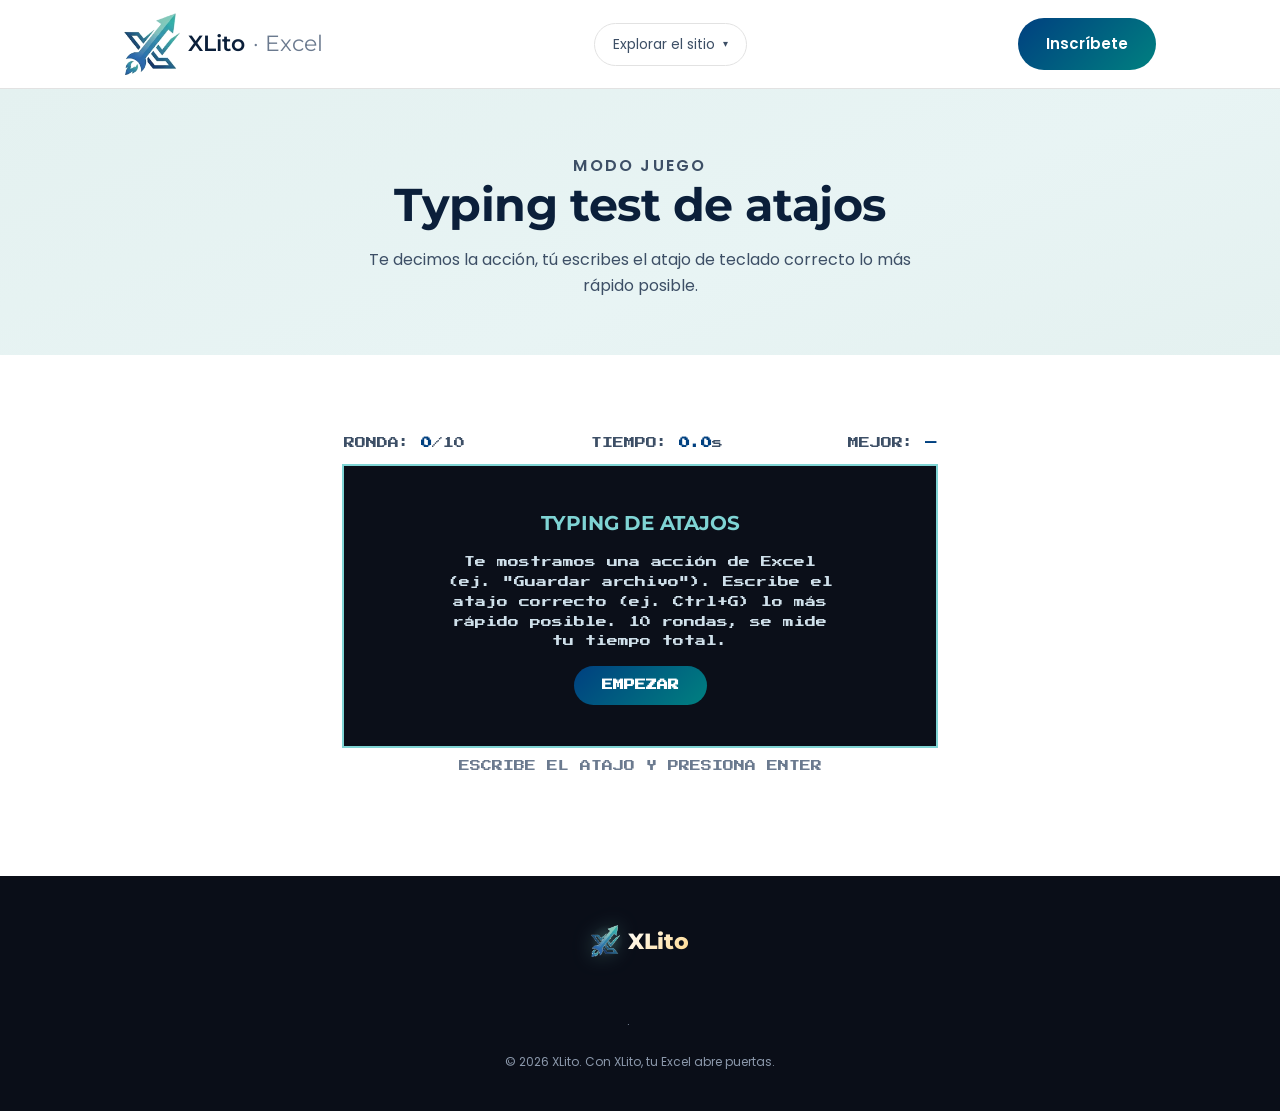
<file: juego-atajos.html>
<!DOCTYPE html>
<html lang="es">
<head>
<meta charset="UTF-8">
<meta name="viewport" content="width=device-width, initial-scale=1.0">
<title>XLito Typing Test — Juego</title>
<link rel="stylesheet" href="styles.css">
<link rel="icon" type="image/png" href="assets/favicon.png">
<link rel="preconnect" href="https://fonts.googleapis.com">
<link href="https://fonts.googleapis.com/css2?family=Press+Start+2P&display=swap" rel="stylesheet">
<style>
  .game-wrap{max-width:640px; margin:0 auto;}
  .pixel-font{font-family:'Press Start 2P', monospace;}
  .game-hud{display:flex; justify-content:space-between; align-items:center; margin-bottom:14px; font-family:'Press Start 2P', monospace; font-size:11px; color:var(--ink-soft); flex-wrap:wrap; gap:10px;}
  .game-hud strong{color:var(--accent); font-family:'Press Start 2P', monospace;}
  .typing-stage{
    background:#101a2c; border:4px solid #0a0e18; box-shadow:0 0 0 2px #7fd4d4;
    padding:32px 24px; text-align:center; position:relative; min-height:280px;
    display:flex; flex-direction:column; align-items:center; justify-content:center; gap:20px;
  }
  .typing-prompt{font-family:var(--sans); font-size:18px; color:#fff; max-width:420px;}
  .typing-answer{
    font-family:'Press Start 2P', monospace; font-size:22px; color:#7fd4d4; letter-spacing:2px;
    min-height:40px; border-bottom:3px solid #7fd4d4; padding:6px 14px;
  }
  .typing-answer.wrong{ color:#ff5d5d; border-color:#ff5d5d; animation:shakeType .3s ease; }
  @keyframes shakeType{ 0%,100%{transform:translateX(0);} 25%{transform:translateX(-6px);} 75%{transform:translateX(6px);} }
  .game-overlay{
    position:absolute; inset:0; display:flex; flex-direction:column; align-items:center; justify-content:center;
    background:rgba(11,14,24,.94); color:#fff; text-align:center; padding:24px; gap:14px; font-family:'Press Start 2P', monospace;
  }
  .game-controls-hint{text-align:center; font-size:11px; color:var(--muted); margin-top:12px; font-family:'Press Start 2P', monospace;}
</style>
</head>
<body>

<nav>
  <div class="wrap">
    <a href="index.html" class="logo-mark" style="display:flex; align-items:center; gap:8px;"><img src="assets/logo-icon.png" alt="XLito" style="height:62px; width:auto; margin:-10px 0;">XLito <span>· Excel</span></a>
    <div class="nav-menu">
      <button class="nav-menu-btn" id="nav-menu-btn" aria-expanded="false" aria-controls="nav-panel">Explorar el sitio <span class="chev">▾</span></button>
      <div class="nav-panel" id="nav-panel">
        <div><p class="nav-group-title">El curso</p>
          <a href="niveles.html">Niveles, temarios y precios</a>
          <a href="como-funciona.html">Cómo funciona</a>
        </div>
        <div><p class="nav-group-title">Conócenos</p>
          <a href="nosotros.html">Sobre XLito</a>
          <a href="testimonios.html">Testimonios</a>
          <a href="faq.html">Preguntas frecuentes</a>
        </div>
        <div><p class="nav-group-title">Empieza</p>
          <a href="recursos.html">Recursos gratis</a>
          <a href="quiz.html">¿Qué nivel soy?</a>
          <a href="juego-cohete.html">Juega: Cohete XLito</a>
          <a href="juego-memorama.html">Juega: Memorama</a>
          <a href="juego-atajos.html" class="current">Juega: Typing de atajos</a>
          <a href="inscripcion.html">Inscripción</a>
        </div>
      </div>
    </div>
    <a href="inscripcion.html" class="btn">Inscríbete</a>
  </div>
</nav>

<header class="page-hero">
  <div class="wrap">
    <p class="eyebrow">Modo juego</p>
    <h1>Typing test de atajos</h1>
    <p>Te decimos la acción, tú escribes el atajo de teclado correcto lo más rápido posible.</p>
  </div>
</header>

<section>
  <div class="wrap game-wrap">
    <div class="game-hud">
      <div>RONDA: <strong id="hud-round">0</strong>/10</div>
      <div>TIEMPO: <strong id="hud-time">0.0</strong>s</div>
      <div>MEJOR: <strong id="hud-best">—</strong></div>
    </div>

    <div class="typing-stage">
      <div class="typing-prompt" id="prompt" style="display:none;"></div>
      <div class="typing-answer" id="answerDisplay" style="display:none;">&nbsp;</div>

      <div class="game-overlay" id="startOverlay">
        <h2 style="font-size:20px; color:#7fd4d4;">TYPING DE ATAJOS</h2>
        <p style="max-width:400px; font-size:11px; color:#cfe0ea; line-height:1.8;">Te mostramos una acción de Excel (ej. "Guardar archivo"). Escribe el atajo correcto (ej. Ctrl+G) lo más rápido posible. 10 rondas, se mide tu tiempo total.</p>
        <button class="btn pixel-font" id="startBtn" style="font-size:11px;">EMPEZAR</button>
      </div>

      <div class="game-overlay" id="overOverlay" style="display:none;">
        <h2 style="font-size:20px; color:#7fd4d4;">¡TERMINADO!</h2>
        <p id="overScore" style="font-size:12px; color:#cfe0ea; line-height:1.8;"></p>
        <button class="btn pixel-font" id="retryBtn" style="font-size:11px;">JUGAR DE NUEVO</button>
      </div>
    </div>

    <p class="game-controls-hint">ESCRIBE EL ATAJO Y PRESIONA ENTER</p>
  </div>
</section>

<footer>
  <div class="wrap">
    <div class="footer-logo" id="footer-logo" style="display:flex; align-items:center; justify-content:center; gap:8px;">
      <img src="assets/logo-icon.png" alt="" style="height:32px; width:auto;">
      <span style="font-family:var(--serif); font-weight:800; font-size:22px; background:linear-gradient(135deg, #ffffff, #ffd88a); -webkit-background-clip:text; background-clip:text; color:transparent;">XLito</span>
    </div>
    <div class="socials">
      <a href="https://www.instagram.com/xlito_excel" target="_blank" rel="noopener" class="social-link" style="display:inline-flex; align-items:center; gap:6px; color:#D6249F;"><svg width="18" height="18" viewBox="0 0 24 24"><defs><linearGradient id="igGrad4" x1="0%" y1="100%" x2="100%" y2="0%"><stop offset="0%" stop-color="#FEE411"/><stop offset="35%" stop-color="#FD5949"/><stop offset="70%" stop-color="#D6249F"/><stop offset="100%" stop-color="#285AEB"/></linearGradient></defs><rect x="2" y="2" width="20" height="20" rx="5" fill="none" stroke="url(#igGrad4)" stroke-width="2"/><circle cx="12" cy="12" r="4" fill="none" stroke="url(#igGrad4)" stroke-width="2"/><circle cx="17.5" cy="6.5" r="1.2" fill="url(#igGrad4)"/></svg> Instagram</a><a href="https://www.tiktok.com/@xlito_excel" target="_blank" rel="noopener" class="social-link" style="display:inline-flex; align-items:center; gap:6px; color:#e5e9ef;"><svg width="18" height="18" viewBox="0 0 24 24" fill="#000"><path d="M12.5 2h3.2c.2 1.6 1.1 3 2.4 3.9 1 .7 2.2 1.1 3.4 1.1v3.3c-1.6 0-3.1-.4-4.5-1.2v6.6c0 3.4-2.8 6.3-6.3 6.3S4.4 18.1 4.4 14.7c0-3.2 2.5-5.9 5.6-6.2v3.4c-1.3.3-2.3 1.5-2.3 2.9 0 1.6 1.3 2.9 2.9 2.9s2.9-1.3 2.9-2.9V2z" fill="#25F4EE" transform="translate(-0.6,-0.6)"/><path d="M12.5 2h3.2c.2 1.6 1.1 3 2.4 3.9 1 .7 2.2 1.1 3.4 1.1v3.3c-1.6 0-3.1-.4-4.5-1.2v6.6c0 3.4-2.8 6.3-6.3 6.3S4.4 18.1 4.4 14.7c0-3.2 2.5-5.9 5.6-6.2v3.4c-1.3.3-2.3 1.5-2.3 2.9 0 1.6 1.3 2.9 2.9 2.9s2.9-1.3 2.9-2.9V2z" fill="#FE2C55" transform="translate(0.6,0.6)"/><path d="M12.5 2h3.2c.2 1.6 1.1 3 2.4 3.9 1 .7 2.2 1.1 3.4 1.1v3.3c-1.6 0-3.1-.4-4.5-1.2v6.6c0 3.4-2.8 6.3-6.3 6.3S4.4 18.1 4.4 14.7c0-3.2 2.5-5.9 5.6-6.2v3.4c-1.3.3-2.3 1.5-2.3 2.9 0 1.6 1.3 2.9 2.9 2.9s2.9-1.3 2.9-2.9V2z" fill="#fff"/></svg> TikTok</a><a href="https://www.facebook.com/profile.php?id=61592092803394" target="_blank" rel="noopener" class="social-link" style="display:inline-flex; align-items:center; gap:6px; color:#1877F2;"><svg width="18" height="18" viewBox="0 0 24 24" fill="#1877F2"><path d="M22 12a10 10 0 1 0-11.6 9.9v-7H7.9V12h2.5V9.8c0-2.5 1.5-3.9 3.8-3.9 1.1 0 2.2.2 2.2.2v2.5h-1.3c-1.2 0-1.6.8-1.6 1.6V12h2.8l-.4 2.9h-2.4v7A10 10 0 0 0 22 12z"/></svg> Facebook</a>
    </div>
    <p style="font-size:13px; color:var(--ink-soft);"><a href="mailto:xlito.excel@gmail.com" class="social-link" style="color:#cdd8e6;"><svg width="16" height="16" viewBox="0 0 24 24" style="vertical-align:-3px; margin-right:4px;"><path d="M2 6.5v11A2.5 2.5 0 0 0 4.5 20H8V11.8L12 15l4-3.2V20h3.5a2.5 2.5 0 0 0 2.5-2.5v-11L12 13.5z" fill="#EA4335"/><path d="M8 20v-8.2L2 7.3V17.5A2.5 2.5 0 0 0 4.5 20H8z" fill="#4285F4"/><path d="M16 20v-8.2l6-4.5V17.5A2.5 2.5 0 0 1 19.5 20H16z" fill="#34A853"/><path d="M2 7.3l10 7.7 10-7.7-1.2-.9a2.4 2.4 0 0 0-2.9 0L12 10.3 6.1 6.4a2.4 2.4 0 0 0-2.9 0z" fill="#FBBC05"/></svg>xlito.excel@gmail.com</a> &nbsp;·&nbsp; <a href="https://wa.me/525567896394?text=Hola%2C%20me%20interesa%20el%20curso%20de%20Excel%20de%20XLito" target="_blank" rel="noopener" class="social-link" style="color:#25D366;"><svg width="16" height="16" viewBox="0 0 24 24" fill="currentColor" style="vertical-align:-3px; margin-right:4px;"><path d="M12 2a10 10 0 0 0-8.5 15.2L2 22l4.9-1.5A10 10 0 1 0 12 2zm5.6 14.3c-.2.6-1.4 1.2-2 1.3-.5.1-1.1.1-1.8-.1-.4-.1-1-.3-1.6-.6-2.9-1.2-4.7-4.1-4.9-4.3-.1-.2-1.2-1.6-1.2-3 0-1.4.7-2.1 1-2.4.3-.3.6-.3.8-.3h.6c.2 0 .4 0 .6.5.2.5.7 1.8.8 1.9.1.2.1.4 0 .6-.1.2-.2.3-.4.5-.2.2-.4.4-.5.6-.2.2-.4.4-.2.7.2.3.9 1.5 2 2.4 1.3 1.2 2.4 1.6 2.8 1.7.3.1.5.1.7-.1.2-.2.8-.9 1-1.2.2-.3.5-.2.8-.1.3.1 1.9.9 2.2 1.1.3.1.5.2.6.3.1.2.1.9-.1 1.5z"/></svg>Escríbenos por WhatsApp</a></p>
    <p class="fine">© 2026 XLito. Con XLito, tu Excel abre puertas.</p>
  </div>
</footer>

<script src="nav.js"></script>
<script src="effects.js"></script>
<script>
(function(){
  var SHORTCUTS = [
    { action:'Guardar el archivo', answers:['ctrl+g'] },
    { action:'Copiar', answers:['ctrl+c'] },
    { action:'Pegar', answers:['ctrl+v'] },
    { action:'Cortar', answers:['ctrl+x'] },
    { action:'Deshacer', answers:['ctrl+z'] },
    { action:'Buscar', answers:['ctrl+b'] },
    { action:'Reemplazar', answers:['ctrl+l'] },
    { action:'Negritas', answers:['ctrl+n'] },
    { action:'Cursiva', answers:['ctrl+k'] },
    { action:'Subrayado', answers:['ctrl+s'] },
    { action:'Insertar una fila/celda nueva', answers:['ctrl+plus','ctrl++'] },
    { action:'Eliminar la celda seleccionada', answers:['ctrl+-','ctrl+guion'] },
    { action:'Ir al inicio de la hoja', answers:['ctrl+inicio','ctrl+home'] },
    { action:'Seleccionar toda la hoja', answers:['ctrl+e','ctrl+a'] },
    { action:'Repetir la última acción', answers:['ctrl+y'] }
  ];

  var startOverlay = document.getElementById('startOverlay');
  var overOverlay = document.getElementById('overOverlay');
  var startBtn = document.getElementById('startBtn');
  var retryBtn = document.getElementById('retryBtn');
  var promptEl = document.getElementById('prompt');
  var answerEl = document.getElementById('answerDisplay');
  var hudRound = document.getElementById('hud-round');
  var hudTime = document.getElementById('hud-time');
  var hudBest = document.getElementById('hud-best');

  var BEST_KEY = 'xlito_typing_best';
  var best = localStorage.getItem(BEST_KEY);
  hudBest.textContent = best ? parseFloat(best).toFixed(1) + 's' : '—';

  var order = [], roundIdx = 0, startTime = 0, typed = '', timerInterval = null;

  function shuffle(arr){
    for(var i=arr.length-1;i>0;i--){ var j=Math.floor(Math.random()*(i+1)); var t=arr[i]; arr[i]=arr[j]; arr[j]=t; }
    return arr;
  }

  function normalize(s){ return s.toLowerCase().replace(/\s+/g,''); }

  function nextRound(){
    if(roundIdx >= order.length){ return finish(); }
    var item = order[roundIdx];
    promptEl.textContent = item.action;
    typed = '';
    answerEl.textContent = '\u00A0';
    answerEl.classList.remove('wrong');
    hudRound.textContent = (roundIdx+1);
  }

  function finish(){
    clearInterval(timerInterval);
    var total = (performance.now() - gameStart) / 1000;
    if(!best || total < parseFloat(best)){
      best = total.toFixed(2);
      localStorage.setItem(BEST_KEY, best);
      hudBest.textContent = parseFloat(best).toFixed(1) + 's';
    }
    document.getElementById('overScore').textContent = 'TIEMPO TOTAL: ' + total.toFixed(1) + 's' + (total.toFixed(2) <= best ? ' — ¡RÉCORD!' : '');
    promptEl.style.display = 'none';
    answerEl.style.display = 'none';
    overOverlay.style.display = 'flex';
  }

  var gameStart = 0;

  window.addEventListener('keydown', function(e){
    if(startOverlay.style.display === 'none' && overOverlay.style.display === 'none'){
      if(e.key === 'Enter'){
        var item = order[roundIdx];
        var ok = item.answers.indexOf(normalize(typed)) !== -1;
        if(ok){
          roundIdx++;
          nextRound();
        } else {
          answerEl.classList.add('wrong');
          setTimeout(function(){ answerEl.classList.remove('wrong'); }, 300);
        }
        return;
      }
      if(e.key === 'Backspace'){ typed = typed.slice(0,-1); }
      else if(e.key.length === 1){ typed += e.key; }
      answerEl.textContent = typed || '\u00A0';
    }
  });

  function updateTimerDisplay(){
    hudTime.textContent = ((performance.now() - gameStart)/1000).toFixed(1);
  }

  function startGame(){
    order = shuffle(SHORTCUTS.slice()).slice(0, 10);
    roundIdx = 0;
    startOverlay.style.display = 'none';
    overOverlay.style.display = 'none';
    promptEl.style.display = 'block';
    answerEl.style.display = 'block';
    gameStart = performance.now();
    if(timerInterval) clearInterval(timerInterval);
    timerInterval = setInterval(updateTimerDisplay, 100);
    nextRound();
  }

  startBtn.addEventListener('click', startGame);
  retryBtn.addEventListener('click', startGame);
})();
</script>
</body>
</html>
</file>
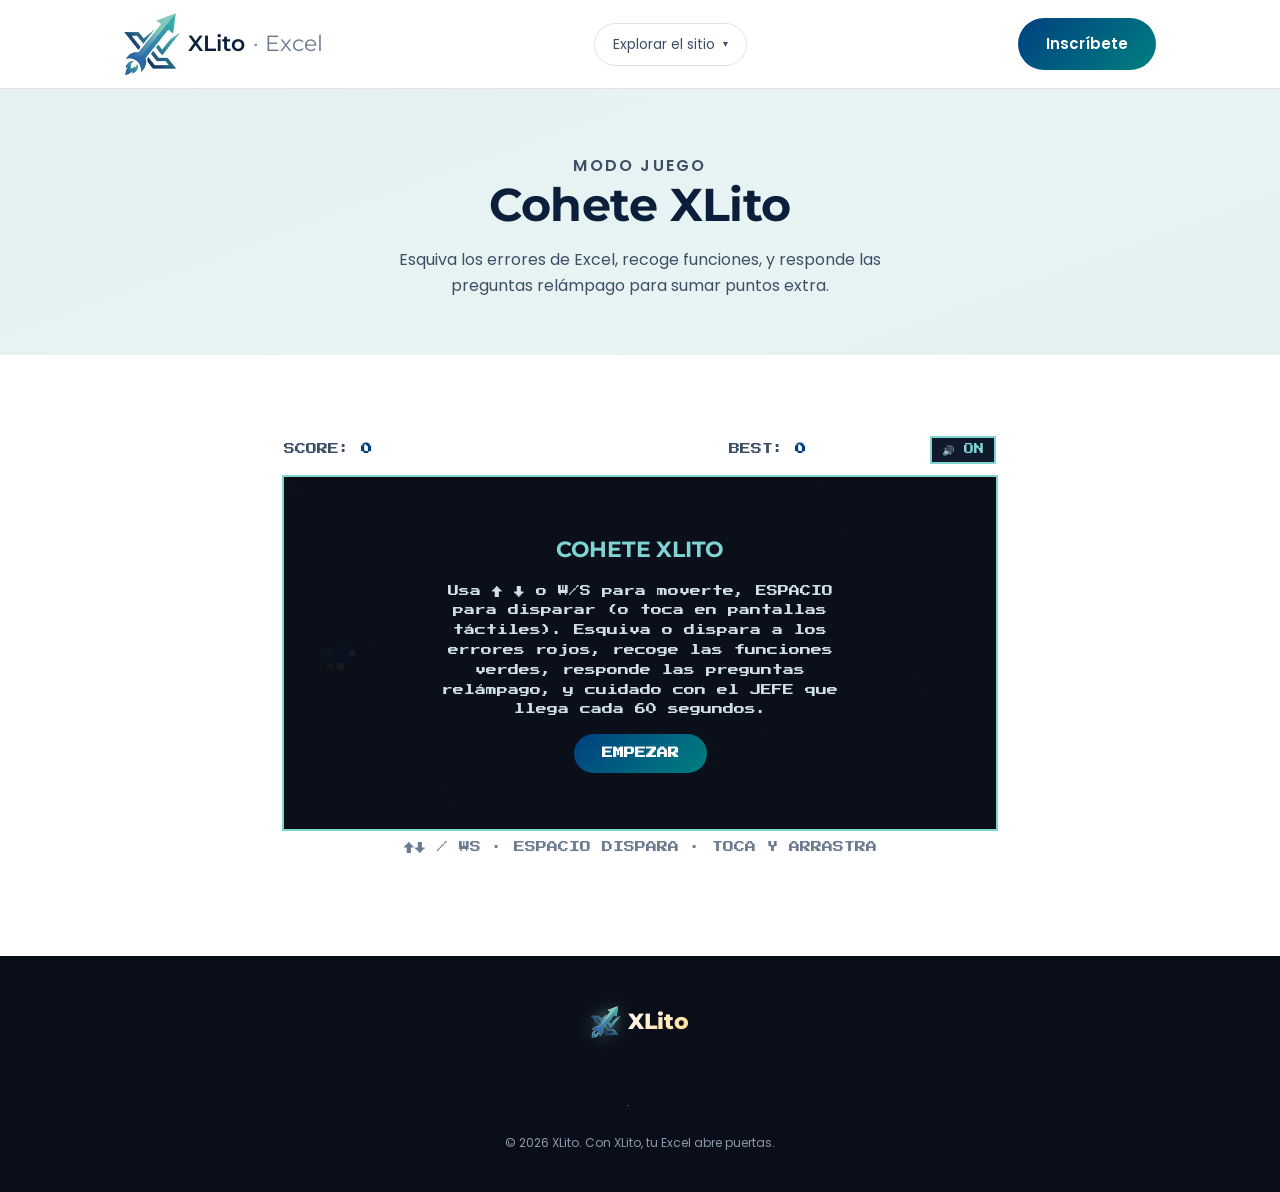
<file: juego-cohete.html>
<!DOCTYPE html>
<html lang="es">
<head>
<meta charset="UTF-8">
<meta name="viewport" content="width=device-width, initial-scale=1.0">
<title>XLito Rocket — Juego</title>
<link rel="stylesheet" href="styles.css">
<link rel="icon" type="image/png" href="assets/favicon.png">
<link rel="preconnect" href="https://fonts.googleapis.com">
<link href="https://fonts.googleapis.com/css2?family=Press+Start+2P&display=swap" rel="stylesheet">
<style>
  .game-wrap{max-width:760px; margin:0 auto;}
  .pixel-font{font-family:'Press Start 2P', monospace;}
  .game-hud{display:flex; justify-content:space-between; align-items:center; margin-bottom:12px; font-family:'Press Start 2P', monospace; font-size:11px; color:var(--ink-soft); flex-wrap:wrap; gap:10px;}
  .game-hud strong{color:var(--accent); font-family:'Press Start 2P', monospace;}
  .combo-badge{
    display:inline-flex; align-items:center; gap:4px; padding:5px 10px;
    background:#1D9E75; color:#fff; font-weight:700; font-size:10px; font-family:'Press Start 2P', monospace;
    opacity:0; transition:opacity .2s ease; border:2px solid #0b4a3d;
  }
  .combo-badge.active{opacity:1;}
  #gameCanvas{
    display:block; width:100%; background:#101a2c;
    border-radius:0; border:4px solid #0a0e18; box-shadow:0 0 0 2px #7fd4d4, inset 0 0 30px rgba(0,0,0,.5);
    touch-action:none; cursor:pointer; image-rendering:pixelated;
  }
  .game-controls-hint{text-align:center; font-size:11px; color:var(--muted); margin-top:10px; font-family:'Press Start 2P', monospace;}
  .game-overlay{
    position:absolute; inset:0; display:flex; flex-direction:column; align-items:center; justify-content:center;
    background:rgba(11,14,24,.94); color:#fff; text-align:center; padding:24px; gap:14px; font-family:'Press Start 2P', monospace;
  }
  .game-stage{position:relative;}
  .quiz-overlay{
    position:absolute; inset:0; display:flex; flex-direction:column; align-items:center; justify-content:center;
    background:rgba(16,26,44,.97); padding:24px; gap:14px; text-align:center; font-family:'Press Start 2P', monospace;
  }
  .quiz-overlay h3{font-size:13px; color:#fff; line-height:1.6; max-width:400px;}
  .quiz-opt{
    display:block; width:100%; max-width:340px; padding:10px 14px; margin:5px auto;
    border:3px solid #7fd4d4; background:#101a2c; color:#7fd4d4; font-weight:600; cursor:pointer;
    font-family:'Press Start 2P', monospace; font-size:10px;
  }
  .quiz-opt:hover{background:#1D9E75; color:#fff;}
  .quiz-timer-bar{width:100%; max-width:300px; height:8px; background:#0a0e18; overflow:hidden; border:2px solid #7fd4d4;}
  .quiz-timer-fill{height:100%; background:#ffd88a;}
  .sound-toggle{
    background:#101a2c; border:2px solid #7fd4d4;
    color:#7fd4d4; font-family:'Press Start 2P', monospace; font-size:10px; padding:6px 10px; cursor:pointer;
  }
</style>
</head>
<body>

<nav>
  <div class="wrap">
    <a href="index.html" class="logo-mark" style="display:flex; align-items:center; gap:8px;"><img src="assets/logo-icon.png" alt="XLito" style="height:62px; width:auto; margin:-10px 0;">XLito <span>· Excel</span></a>
    <div class="nav-menu">
      <button class="nav-menu-btn" id="nav-menu-btn" aria-expanded="false" aria-controls="nav-panel">Explorar el sitio <span class="chev">▾</span></button>
      <div class="nav-panel" id="nav-panel">
        <div><p class="nav-group-title">El curso</p>
          <a href="niveles.html">Niveles, temarios y precios</a>
          <a href="como-funciona.html">Cómo funciona</a>
        </div>
        <div><p class="nav-group-title">Conócenos</p>
          <a href="nosotros.html">Sobre XLito</a>
          <a href="testimonios.html">Testimonios</a>
          <a href="faq.html">Preguntas frecuentes</a>
        </div>
        <div><p class="nav-group-title">Empieza</p>
          <a href="recursos.html">Recursos gratis</a>
          <a href="quiz.html">¿Qué nivel soy?</a>
          <a href="juego-cohete.html" class="current">Juega: Cohete XLito</a>
          <a href="juego-memorama.html">Juega: Memorama</a>
          <a href="juego-atajos.html">Juega: Trivia XLito</a>
          <a href="inscripcion.html">Inscripción</a>
        </div>
      </div>
    </div>
    <a href="inscripcion.html" class="btn">Inscríbete</a>
  </div>
</nav>

<header class="page-hero">
  <div class="wrap">
    <p class="eyebrow">Modo juego</p>
    <h1>Cohete XLito</h1>
    <p>Esquiva los errores de Excel, recoge funciones, y responde las preguntas relámpago para sumar puntos extra.</p>
  </div>
</header>

<section>
  <div class="wrap game-wrap">
    <div class="game-hud">
      <div>SCORE: <strong id="hud-score">0</strong></div>
      <div class="combo-badge" id="hud-combo">COMBO x<span id="hud-combo-n">1</span></div>
      <div>BEST: <strong id="hud-best">0</strong></div>
      <button class="sound-toggle" id="soundToggle">🔊 ON</button>
    </div>

    <div class="game-stage">
      <canvas id="gameCanvas" width="900" height="440"></canvas>

      <div class="game-overlay" id="startOverlay">
        <h2 style="font-size:22px; color:#7fd4d4;">COHETE XLITO</h2>
        <p style="max-width:400px; font-size:11px; color:#cfe0ea; line-height:1.8;">Usa ↑ ↓ o W/S para moverte, ESPACIO para disparar (o toca en pantallas táctiles). Esquiva o dispara a los errores rojos, recoge las funciones verdes, responde las preguntas relámpago, y cuidado con el JEFE que llega cada 60 segundos.</p>
        <button class="btn pixel-font" id="startBtn" style="font-size:11px;">EMPEZAR</button>
      </div>

      <div class="game-overlay" id="overOverlay" style="display:none;">
        <h2 style="font-size:20px; color:#ff6b6b;">GAME OVER</h2>
        <p id="overScore" style="font-size:12px; color:#cfe0ea; line-height:1.8;"></p>
        <button class="btn pixel-font" id="retryBtn" style="font-size:11px;">JUGAR DE NUEVO</button>
      </div>

      <div class="quiz-overlay" id="quizOverlay" style="display:none;">
        <p style="margin:0; font-size:9px; color:#ffd88a;">PREGUNTA RELÁMPAGO — +50 PTS</p>
        <h3 id="quizQuestion"></h3>
        <div id="quizOptions"></div>
        <div class="quiz-timer-bar"><div class="quiz-timer-fill" id="quizTimerFill"></div></div>
      </div>
    </div>

    <p class="game-controls-hint">↑↓ / WS · ESPACIO DISPARA · TOCA Y ARRASTRA</p>
  </div>
</section>

<footer>
  <div class="wrap">
    <div class="footer-logo" id="footer-logo" style="display:flex; align-items:center; justify-content:center; gap:8px;">
      <img src="assets/logo-icon.png" alt="" style="height:32px; width:auto;">
      <span style="font-family:var(--serif); font-weight:800; font-size:22px; background:linear-gradient(135deg, #ffffff, #ffd88a); -webkit-background-clip:text; background-clip:text; color:transparent;">XLito</span>
    </div>
    <div class="socials">
      <a href="https://www.instagram.com/xlito_excel" target="_blank" rel="noopener" class="social-link" style="display:inline-flex; align-items:center; gap:6px; color:#D6249F;"><svg width="18" height="18" viewBox="0 0 24 24"><defs><linearGradient id="igGrad2" x1="0%" y1="100%" x2="100%" y2="0%"><stop offset="0%" stop-color="#FEE411"/><stop offset="35%" stop-color="#FD5949"/><stop offset="70%" stop-color="#D6249F"/><stop offset="100%" stop-color="#285AEB"/></linearGradient></defs><rect x="2" y="2" width="20" height="20" rx="5" fill="none" stroke="url(#igGrad2)" stroke-width="2"/><circle cx="12" cy="12" r="4" fill="none" stroke="url(#igGrad2)" stroke-width="2"/><circle cx="17.5" cy="6.5" r="1.2" fill="url(#igGrad2)"/></svg> Instagram</a><a href="https://www.tiktok.com/@xlito_excel" target="_blank" rel="noopener" class="social-link" style="display:inline-flex; align-items:center; gap:6px; color:#e5e9ef;"><svg width="18" height="18" viewBox="0 0 24 24" fill="#000"><path d="M12.5 2h3.2c.2 1.6 1.1 3 2.4 3.9 1 .7 2.2 1.1 3.4 1.1v3.3c-1.6 0-3.1-.4-4.5-1.2v6.6c0 3.4-2.8 6.3-6.3 6.3S4.4 18.1 4.4 14.7c0-3.2 2.5-5.9 5.6-6.2v3.4c-1.3.3-2.3 1.5-2.3 2.9 0 1.6 1.3 2.9 2.9 2.9s2.9-1.3 2.9-2.9V2z" fill="#25F4EE" transform="translate(-0.6,-0.6)"/><path d="M12.5 2h3.2c.2 1.6 1.1 3 2.4 3.9 1 .7 2.2 1.1 3.4 1.1v3.3c-1.6 0-3.1-.4-4.5-1.2v6.6c0 3.4-2.8 6.3-6.3 6.3S4.4 18.1 4.4 14.7c0-3.2 2.5-5.9 5.6-6.2v3.4c-1.3.3-2.3 1.5-2.3 2.9 0 1.6 1.3 2.9 2.9 2.9s2.9-1.3 2.9-2.9V2z" fill="#FE2C55" transform="translate(0.6,0.6)"/><path d="M12.5 2h3.2c.2 1.6 1.1 3 2.4 3.9 1 .7 2.2 1.1 3.4 1.1v3.3c-1.6 0-3.1-.4-4.5-1.2v6.6c0 3.4-2.8 6.3-6.3 6.3S4.4 18.1 4.4 14.7c0-3.2 2.5-5.9 5.6-6.2v3.4c-1.3.3-2.3 1.5-2.3 2.9 0 1.6 1.3 2.9 2.9 2.9s2.9-1.3 2.9-2.9V2z" fill="#fff"/></svg> TikTok</a><a href="https://www.facebook.com/profile.php?id=61592092803394" target="_blank" rel="noopener" class="social-link" style="display:inline-flex; align-items:center; gap:6px; color:#1877F2;"><svg width="18" height="18" viewBox="0 0 24 24" fill="#1877F2"><path d="M22 12a10 10 0 1 0-11.6 9.9v-7H7.9V12h2.5V9.8c0-2.5 1.5-3.9 3.8-3.9 1.1 0 2.2.2 2.2.2v2.5h-1.3c-1.2 0-1.6.8-1.6 1.6V12h2.8l-.4 2.9h-2.4v7A10 10 0 0 0 22 12z"/></svg> Facebook</a>
    </div>
    <p style="font-size:13px; color:var(--ink-soft);"><a href="mailto:xlito.excel@gmail.com" class="social-link" style="color:#cdd8e6;"><svg width="16" height="16" viewBox="0 0 24 24" style="vertical-align:-3px; margin-right:4px;"><path d="M2 6.5v11A2.5 2.5 0 0 0 4.5 20H8V11.8L12 15l4-3.2V20h3.5a2.5 2.5 0 0 0 2.5-2.5v-11L12 13.5z" fill="#EA4335"/><path d="M8 20v-8.2L2 7.3V17.5A2.5 2.5 0 0 0 4.5 20H8z" fill="#4285F4"/><path d="M16 20v-8.2l6-4.5V17.5A2.5 2.5 0 0 1 19.5 20H16z" fill="#34A853"/><path d="M2 7.3l10 7.7 10-7.7-1.2-.9a2.4 2.4 0 0 0-2.9 0L12 10.3 6.1 6.4a2.4 2.4 0 0 0-2.9 0z" fill="#FBBC05"/></svg>xlito.excel@gmail.com</a> &nbsp;·&nbsp; <a href="https://wa.me/525567896394?text=Hola%2C%20me%20interesa%20el%20curso%20de%20Excel%20de%20XLito" target="_blank" rel="noopener" class="social-link" style="color:#25D366;"><svg width="16" height="16" viewBox="0 0 24 24" fill="currentColor" style="vertical-align:-3px; margin-right:4px;"><path d="M12 2a10 10 0 0 0-8.5 15.2L2 22l4.9-1.5A10 10 0 1 0 12 2zm5.6 14.3c-.2.6-1.4 1.2-2 1.3-.5.1-1.1.1-1.8-.1-.4-.1-1-.3-1.6-.6-2.9-1.2-4.7-4.1-4.9-4.3-.1-.2-1.2-1.6-1.2-3 0-1.4.7-2.1 1-2.4.3-.3.6-.3.8-.3h.6c.2 0 .4 0 .6.5.2.5.7 1.8.8 1.9.1.2.1.4 0 .6-.1.2-.2.3-.4.5-.2.2-.4.4-.5.6-.2.2-.4.4-.2.7.2.3.9 1.5 2 2.4 1.3 1.2 2.4 1.6 2.8 1.7.3.1.5.1.7-.1.2-.2.8-.9 1-1.2.2-.3.5-.2.8-.1.3.1 1.9.9 2.2 1.1.3.1.5.2.6.3.1.2.1.9-.1 1.5z"/></svg>Escríbenos por WhatsApp</a></p>
    <p class="fine">© 2026 XLito. Con XLito, tu Excel abre puertas.</p>
  </div>
</footer>

<script src="nav.js"></script>
<script src="effects.js"></script>
<script>
(function(){
  var canvas = document.getElementById('gameCanvas');
  var ctx = canvas.getContext('2d');
  ctx.imageSmoothingEnabled = false;
  var W = canvas.width, H = canvas.height;

  var startOverlay = document.getElementById('startOverlay');
  var overOverlay = document.getElementById('overOverlay');
  var quizOverlay = document.getElementById('quizOverlay');
  var startBtn = document.getElementById('startBtn');
  var retryBtn = document.getElementById('retryBtn');
  var hudScore = document.getElementById('hud-score');
  var hudBest = document.getElementById('hud-best');
  var hudCombo = document.getElementById('hud-combo');
  var hudComboN = document.getElementById('hud-combo-n');
  var soundToggle = document.getElementById('soundToggle');

  var BEST_KEY = 'xlito_rocket_best';
  var best = parseInt(localStorage.getItem(BEST_KEY) || '0', 10);
  hudBest.textContent = best;

  /* ---------- Preguntas por dificultad ---------- */
  var Q_EASY = [
    { q:'¿Qué hace la función SI?', opts:['Suma valores','Evalúa una condición','Busca un valor'], correct:1 },
    { q:'¿Qué combinación guarda un archivo?', opts:['Ctrl+G','Ctrl+P','Ctrl+B'], correct:0 },
    { q:'¿Qué significa el error #DIV/0!?', opts:['División entre cero','Falta un paréntesis','Texto donde va número'], correct:0 },
    { q:'¿Qué hace CONCATENAR?', opts:['Une texto','Resta números','Cuenta filas'], correct:0 },
    { q:'¿Qué hace la función SUMA?', opts:['Suma valores','Cuenta celdas','Ordena datos'], correct:0 },
    { q:'¿Qué hace PROMEDIO?', opts:['Calcula el promedio','Busca el máximo','Cuenta vacíos'], correct:0 },
    { q:'¿Qué es una hoja de cálculo?', opts:['Un archivo con celdas','Un gráfico','Un documento de texto'], correct:0 },
    { q:'¿Qué combinación copia?', opts:['Ctrl+C','Ctrl+V','Ctrl+X'], correct:0 },
    { q:'¿Qué combinación pega?', opts:['Ctrl+C','Ctrl+V','Ctrl+Z'], correct:1 },
    { q:'¿Qué hace Ctrl+Z?', opts:['Deshacer','Guardar','Buscar'], correct:0 },
    { q:'¿Qué significa #NOMBRE??', opts:['Excel no reconoce el texto de la fórmula','Falta una celda','Hay texto en vez de número'], correct:0 },
    { q:'¿Cuál NO es un tipo de gráfico?', opts:['Barras','Pastel','Word'], correct:2 },
    { q:'¿Qué es una celda?', opts:['La intersección de fila y columna','Una hoja completa','Un archivo'], correct:0 },
    { q:'¿Qué hace MAYUSC?', opts:['Convierte texto a mayúsculas','Cuenta letras','Ordena texto'], correct:0 },
    { q:'¿Qué hace MIN?', opts:['Encuentra el valor más pequeño','Encuentra el más grande','Suma valores'], correct:0 },
    { q:'¿Qué hace MAX?', opts:['Encuentra el valor más grande','Encuentra el más pequeño','Cuenta filas'], correct:0 },
    { q:'¿Qué es una fórmula en Excel?', opts:['Una operación que empieza con "="','Un tipo de gráfico','Un color de celda'], correct:0 },
    { q:'¿Qué hace Ctrl+X?', opts:['Cortar','Copiar','Pegar'], correct:0 },
    { q:'¿Qué extensión usan los archivos de Excel?', opts:['.xlsx','.docx','.pptx'], correct:0 },
    { q:'¿Qué es una columna?', opts:['Una línea vertical de celdas','Una línea horizontal de celdas','Una hoja completa'], correct:0 }
  ];
  var Q_MED = [
    { q:'¿BUSCARV busca en qué dirección?', opts:['Hacia la izquierda','Hacia la derecha','Hacia arriba'], correct:1 },
    { q:'¿Qué función cuenta celdas con una condición?', opts:['SUMA','CONTAR.SI','PROMEDIO'], correct:1 },
    { q:'¿Qué es una referencia absoluta?', opts:['Cambia al copiar','No cambia al copiar ($)','Solo en la fila 1'], correct:1 },
    { q:'¿Qué hace una tabla dinámica?', opts:['Resume datos rápido','Borra duplicados','Cambia el color'], correct:0 },
    { q:'¿Qué hace SUMAR.SI?', opts:['Suma con una condición','Cuenta filas vacías','Ordena de mayor a menor'], correct:0 },
    { q:'¿Qué hace la función Y en lógica?', opts:['Se cumple si TODAS las condiciones son verdaderas','Se cumple si UNA es verdadera','Niega una condición'], correct:0 },
    { q:'¿Qué hace formato condicional?', opts:['Resalta celdas según reglas','Protege una hoja','Combina celdas'], correct:0 },
    { q:'¿Qué hace IZQUIERDA en un texto?', opts:['Extrae caracteres desde la izquierda','Alinea el texto','Cuenta palabras'], correct:0 },
    { q:'¿Qué hace validación de datos?', opts:['Limita lo que se puede escribir en una celda','Valida fórmulas','Corrige ortografía'], correct:0 },
    { q:'¿Qué hace SI.ERROR?', opts:['Muestra algo distinto si hay error','Elimina errores automáticamente','Cuenta errores'], correct:0 },
    { q:'¿Qué combinación abre buscar y reemplazar?', opts:['Ctrl+B / Ctrl+L','Ctrl+F','Ctrl+R'], correct:0 },
    { q:'¿Qué hace la función O en lógica?', opts:['Se cumple si al menos UNA condición es verdadera','Se cumple solo si TODAS son verdaderas','Invierte el resultado'], correct:0 },
    { q:'¿Qué hace ESPACIOS?', opts:['Quita espacios extra de un texto','Cuenta espacios','Agrega espacios'], correct:0 },
    { q:'¿Qué hace NOMPROPIO?', opts:['Pone en mayúscula la primera letra de cada palabra','Cuenta nombres','Ordena alfabéticamente'], correct:0 },
    { q:'¿Qué es congelar paneles?', opts:['Fijar filas/columnas visibles al hacer scroll','Bloquear una hoja con contraseña','Proteger fórmulas'], correct:0 }
  ];
  var Q_HARD = [
    { q:'¿Qué ventaja tiene BUSCARX sobre BUSCARV?', opts:['Busca en cualquier dirección','Solo funciona con texto','Es más lento'], correct:0 },
    { q:'¿ÍNDICE/COINCIDIR reemplaza a...?', opts:['SUMA','BUSCARV','Formato condicional'], correct:1 },
    { q:'¿Qué hace SUMAR.SI.CONJUNTO?', opts:['Suma con varias condiciones','Cuenta celdas vacías','Ordena datos'], correct:0 },
    { q:'¿Qué necesita una macro para grabarse?', opts:['Solo un clic','La grabadora de macros','Internet'], correct:1 },
    { q:'¿Qué hace la función CARACTER?', opts:['Devuelve un carácter según código Unicode','Cuenta caracteres','Cambia mayúsculas'], correct:0 },
    { q:'¿Qué permite un nombre de rango?', opts:['Referirte a un rango con una palabra', 'Cambiar el color de una celda', 'Ordenar automáticamente'], correct:0 },
    { q:'¿Qué hace DIAS.LAB?', opts:['Calcula días laborables entre fechas','Cuenta laboratorios','Suma horas'], correct:0 },
    { q:'¿Qué distingue una referencia mixta?', opts:['Fija solo fila o solo columna','Fija fila y columna','No fija nada'], correct:0 },
    { q:'¿Qué hace un gráfico dinámico?', opts:['Se actualiza junto con una tabla dinámica','Es un gráfico animado','Cambia de tipo solo'], correct:0 },
    { q:'¿Qué es un array/matriz en Excel?', opts:['Un conjunto de valores que se procesan juntos','Una sola celda','Un tipo de gráfico'], correct:0 },
    { q:'¿Qué hace CODIGO (inversa de CARACTER)?', opts:['Devuelve el código Unicode de un carácter','Cifra una celda','Cuenta letras'], correct:0 },
    { q:'¿Qué es un vínculo entre hojas?', opts:['Una fórmula que trae datos de otra hoja','Un hipervínculo web','Un tipo de gráfico'], correct:0 },
    { q:'¿Qué hace HOY() en Excel?', opts:['Devuelve la fecha actual','Cuenta los días del mes','Suma fechas'], correct:0 }
  ];
  var lastQIndex = -1;
  function pickQuestion(score){
    var pool = score < 200 ? Q_EASY : (score < 500 ? Q_MED : Q_HARD);
    var idx;
    do { idx = Math.floor(Math.random()*pool.length); } while(pool.length > 1 && idx === lastQIndex);
    lastQIndex = idx;
    return pool[idx];
  }

  var FUNC_LABELS = ['SUMA','SI','BUSCARV','PROMEDIO','CONTAR.SI','ÍNDICE'];
  var ERROR_LABELS = ['#REF!','#VALOR!','#DIV/0!','#N/A','#NOMBRE?','#NULO!'];

  /* ---------- Audio (Web Audio API, sin archivos externos) ---------- */
  var AudioCtx = window.AudioContext || window.webkitAudioContext;
  var actx = null, musicOn = true, musicTimer = null;

  // Melodía tipo 16-bit/SNES en La menor: línea de bajo + línea principal + un "hi-hat" percusivo
  var BASS =  [110.0,110.0,146.8,146.8, 130.8,130.8,164.8,164.8, 110.0,110.0,146.8,146.8, 174.6,174.6,196.0,196.0];
  var LEAD =  [440.0,523.3,440.0,349.2, 392.0,440.0,392.0,329.6, 440.0,523.3,587.3,523.3, 493.9,440.0,392.0,349.2];
  var seqStep = 0;
  function ensureAudio(){ if(!actx && AudioCtx) actx = new AudioCtx(); }
  function beep(freq, dur, type, vol, when){
    if(!musicOn || !actx) return;
    var osc = actx.createOscillator();
    var gain = actx.createGain();
    osc.type = type || 'square';
    osc.frequency.value = freq;
    var t0 = when || actx.currentTime;
    gain.gain.setValueAtTime(vol || 0.05, t0);
    gain.gain.exponentialRampToValueAtTime(0.001, t0 + dur);
    osc.connect(gain).connect(actx.destination);
    osc.start(t0);
    osc.stop(t0 + dur + 0.02);
  }
  function noiseHit(vol, when){
    if(!musicOn || !actx) return;
    var bufferSize = actx.sampleRate * 0.03;
    var buffer = actx.createBuffer(1, bufferSize, actx.sampleRate);
    var data = buffer.getChannelData(0);
    for(var i=0;i<bufferSize;i++){ data[i] = (Math.random()*2-1) * (1 - i/bufferSize); }
    var noise = actx.createBufferSource();
    noise.buffer = buffer;
    var gain = actx.createGain();
    gain.gain.value = vol || 0.04;
    noise.connect(gain).connect(actx.destination);
    noise.start(when || actx.currentTime);
  }
  function playMusicStep(){
    if(!musicOn || !actx) return;
    var t = actx.currentTime;
    var i = seqStep % LEAD.length;
    beep(BASS[i], 0.22, 'triangle', 0.05, t);
    beep(LEAD[i], 0.16, 'square', 0.045, t);
    if(i % 2 === 1) noiseHit(0.035, t);
    seqStep++;
  }
  function startMusic(){
    ensureAudio();
    if(musicTimer) clearInterval(musicTimer);
    seqStep = 0;
    musicTimer = setInterval(playMusicStep, 140);
  }
  function stopMusic(){ if(musicTimer) clearInterval(musicTimer); }
  function sfxCollect(){ beep(660, 0.09, 'square', 0.08); setTimeout(function(){ beep(880,0.09,'square',0.07); }, 60); }
  function sfxHit(){ beep(110, 0.4, 'sawtooth', 0.1); }
  function sfxCorrect(){ beep(520,0.1,'square',0.09); setTimeout(function(){ beep(780,0.14,'square',0.09); },90); setTimeout(function(){ beep(1040,0.18,'square',0.08); },180); }
  function sfxWrong(){ beep(160,0.28,'sawtooth',0.08); }

  soundToggle.addEventListener('click', function(){
    musicOn = !musicOn;
    soundToggle.textContent = musicOn ? '🔊 ON' : '🔇 OFF';
    if(musicOn) startMusic(); else stopMusic();
  });

  /* ---------- Estado del juego ---------- */
  var state, raf, keys = {};

  function resetState(){
    state = {
      running:false, paused:false,
      rocketY: H/2, rocketVY: 0,
      score: 0, speed: 2.0,
      spawnTimer: 0,
      obstacles: [],
      shots: [], enemyShots: [],
      shootCooldown: 0,
      boss: null, nextBossFrame: 3600, // ~60s a 60fps
      combo: 0, multiplier: 1,
      frame:0,
      nextQuizFrame: 900 + Math.random()*300 // ~15-20s a 60fps
    };
    lastQIndex = -1;
    hudScore.textContent = '0';
    hudComboN.textContent = '1';
    hudCombo.classList.remove('active');
  }
  resetState();

  window.addEventListener('keydown', function(e){
    if(['ArrowUp','ArrowDown','w','s','W','S',' '].indexOf(e.key) !== -1){ keys[e.key] = true; e.preventDefault(); }
  });
  window.addEventListener('keyup', function(e){ keys[e.key] = false; });

  var dragging = false;
  canvas.addEventListener('pointerdown', function(e){ dragging = true; movePointer(e); fireShot(); });
  canvas.addEventListener('pointermove', function(e){ if(dragging) movePointer(e); });
  window.addEventListener('pointerup', function(){ dragging = false; });
  function movePointer(e){
    if(!state.running || state.paused) return;
    var rect = canvas.getBoundingClientRect();
    var y = (e.clientY - rect.top) * (H / rect.height);
    state.rocketY = Math.max(20, Math.min(H-20, y));
  }

  function fireShot(){
    if(!state.running || state.paused || state.shootCooldown > 0) return;
    state.shots.push({ x:76, y:state.rocketY });
    state.shootCooldown = 14;
    beep(880, 0.05, 'square', 0.03);
  }

  function spawnObstacle(){
    var isFunc = Math.random() < 0.34;
    var y = 40 + Math.random() * (H - 80);
    if(isFunc){
      state.obstacles.push({ type:'func', x:W+30, y:y, r:24, label: FUNC_LABELS[Math.floor(Math.random()*FUNC_LABELS.length)] });
    } else {
      var pattern = Math.random() < 0.45 ? 'zigzag' : 'straight';
      state.obstacles.push({ type:'error', x:W+30, y:y, baseY:y, r:27, label: ERROR_LABELS[Math.floor(Math.random()*ERROR_LABELS.length)], pattern:pattern, phase: Math.random()*Math.PI*2 });
    }
  }

  function spawnBoss(){
    state.boss = { x:W-120, y:H/2, hp:6, maxHp:6, vy:1.6, shootTimer:70, hitFlash:0 };
  }

  function update(){
    if(!state.running || state.paused) return;
    state.frame++;

    if(keys['ArrowUp'] || keys['w'] || keys['W']) state.rocketVY = -4.0;
    else if(keys['ArrowDown'] || keys['s'] || keys['S']) state.rocketVY = 4.0;
    else state.rocketVY *= 0.85;
    state.rocketY += state.rocketVY;
    state.rocketY = Math.max(20, Math.min(H-20, state.rocketY));

    if(state.shootCooldown > 0) state.shootCooldown--;
    if(keys[' ']) fireShot();

    // curva de dificultad mucho más suave: arranca lento y sube gradual, con techo
    state.speed = 2.0 + Math.min(2.8, state.frame/2600);

    // jefe cada ~60s (se pausa el spawn normal de obstáculos mientras esté activo)
    if(!state.boss && state.frame > state.nextBossFrame){
      spawnBoss();
    }

    if(!state.boss){
      state.spawnTimer++;
      var interval = Math.max(58, 120 - state.frame/55);
      if(state.spawnTimer > interval){
        state.spawnTimer = 0;
        spawnObstacle();
      }
    }

    // disparos del jugador
    for(var s = state.shots.length-1; s >= 0; s--){
      var sh = state.shots[s];
      sh.x += 9;
      if(sh.x > W+20){ state.shots.splice(s,1); continue; }
    }

    // obstáculos (errores/funciones)
    for(var i = state.obstacles.length-1; i >= 0; i--){
      var o = state.obstacles[i];
      o.x -= state.speed;
      if(o.type === 'error' && o.pattern === 'zigzag'){
        o.y = o.baseY + Math.sin(state.frame*0.05 + o.phase) * 40;
      }

      // impacto de disparo sobre error
      if(o.type === 'error'){
        for(var s2 = state.shots.length-1; s2 >= 0; s2--){
          var sh2 = state.shots[s2];
          if(Math.abs(sh2.x - o.x) < o.r && Math.abs(sh2.y - o.y) < o.r){
            state.shots.splice(s2,1);
            state.obstacles.splice(i,1);
            state.score += 15 * state.multiplier;
            sfxCollect();
            o = null;
            break;
          }
        }
        if(!o) continue;
      }

      var dx = o.x - 60, dy = o.y - state.rocketY;
      var dist = Math.sqrt(dx*dx+dy*dy);
      if(dist < o.r + 17){
        if(o.type === 'func'){
          state.combo++;
          state.multiplier = 1 + Math.floor(state.combo/4);
          state.score += 10 * state.multiplier;
          hudComboN.textContent = state.multiplier;
          hudCombo.classList.toggle('active', state.multiplier > 1);
          sfxCollect();
          state.obstacles.splice(i,1);
          continue;
        } else {
          sfxHit();
          endGame();
          return;
        }
      }
      if(o.x < -30) state.obstacles.splice(i,1);
    }

    // jefe
    if(state.boss){
      var b = state.boss;
      b.y += b.vy;
      if(b.y < 60 || b.y > H-60) b.vy *= -1;
      if(b.hitFlash > 0) b.hitFlash--;

      b.shootTimer--;
      if(b.shootTimer <= 0){
        b.shootTimer = 75;
        state.enemyShots.push({ x:b.x-20, y:b.y, vx:-4.5 });
      }

      // disparo del jugador contra el jefe
      for(var s3 = state.shots.length-1; s3 >= 0; s3--){
        var sh3 = state.shots[s3];
        if(Math.abs(sh3.x - b.x) < 34 && Math.abs(sh3.y - b.y) < 34){
          state.shots.splice(s3,1);
          b.hp--;
          b.hitFlash = 6;
          sfxCollect();
          if(b.hp <= 0){
            state.score += 300;
            state.boss = null;
            state.nextBossFrame = state.frame + 3600;
          }
        }
      }
    }

    // disparos enemigos (del jefe)
    for(var e = state.enemyShots.length-1; e >= 0; e--){
      var es = state.enemyShots[e];
      es.x += es.vx;
      var edx = es.x - 60, edy = es.y - state.rocketY;
      if(Math.sqrt(edx*edx+edy*edy) < 22){
        sfxHit();
        endGame();
        return;
      }
      if(es.x < -20) state.enemyShots.splice(e,1);
    }

    state.score += 0.12 * state.multiplier;
    hudScore.textContent = Math.floor(state.score);

    if(state.frame > state.nextQuizFrame){
      state.nextQuizFrame = state.frame + 900 + Math.random()*300; // ~15-20s a 60fps
      showQuiz();
    }
  }

  /* ---------- Dibujo estilo pixel-art ---------- */
  function pixelRect(x, y, w, h, color){
    ctx.fillStyle = color;
    ctx.fillRect(Math.round(x), Math.round(y), w, h);
  }

  function draw(){
    ctx.clearRect(0,0,W,H);
    // fondo estrellado retro
    ctx.fillStyle = '#101a2c';
    ctx.fillRect(0,0,W,H);
    for(var s=0; s<40; s++){
      var sx = (s*67 + (state.frame*0.6)) % W;
      var sy = (s*131) % H;
      pixelRect(sx, sy, 2, 2, s%3===0 ? '#7fd4d4' : '#33465e');
    }

    state.obstacles.forEach(function(o){
      var size = o.r*1.6;
      var bx = o.x - size/2, by = o.y - size/2;
      if(o.type === 'error'){
        pixelRect(bx, by, size, size, '#3a0f0f');
        pixelRect(bx+3, by+3, size-6, size-6, '#ff5d5d');
        ctx.fillStyle = '#fff0f0';
      } else {
        pixelRect(bx, by, size, size, '#0b4a3d');
        pixelRect(bx+3, by+3, size-6, size-6, '#1D9E75');
        ctx.fillStyle = '#eafff5';
      }
      ctx.font = "11px 'Press Start 2P', monospace";
      ctx.textAlign = 'center';
      ctx.textBaseline = 'middle';
      ctx.fillText(o.label, o.x, o.y+1);
    });

    // disparos del jugador
    state.shots.forEach(function(sh){
      pixelRect(sh.x-5, sh.y-2, 10, 4, '#ffd88a');
    });
    // disparos del jefe
    state.enemyShots.forEach(function(es){
      pixelRect(es.x-4, es.y-4, 8, 8, '#ff5d5d');
    });

    // jefe
    if(state.boss){
      var b = state.boss;
      ctx.save();
      ctx.translate(b.x, b.y);
      var flashColor = b.hitFlash > 0 ? '#ffffff' : '#5a1a6b';
      pixelRect(-32,-30, 64, 60, flashColor);
      pixelRect(-24,-22, 48, 44, '#8a2be2');
      pixelRect(-38,-6, 12, 12, '#5a1a6b');
      pixelRect(26,-6, 12, 12, '#5a1a6b');
      ctx.fillStyle = '#fff';
      ctx.font = "10px 'Press Start 2P', monospace";
      ctx.textAlign = 'center';
      ctx.fillText('#JEFE', 0, 4);
      ctx.restore();
      // barra de vida
      var barW = 120;
      pixelRect(b.x-barW/2, b.y-46, barW, 8, '#0a0e18');
      pixelRect(b.x-barW/2+2, b.y-44, (barW-4) * (b.hp/b.maxHp), 4, '#ff5d5d');
    }

    // cohete pixelado (bloques)
    var rx = 60, ry = state.rocketY;
    var tilt = Math.max(-6, Math.min(6, state.rocketVY*1.4));
    ctx.save();
    ctx.translate(rx, ry + 0);
    ctx.rotate(tilt * Math.PI/180);
    pixelRect(-5,-13, 26, 26, '#004080');
    pixelRect(-18,-5, 15, 10, '#008080');
    pixelRect(18,-4, 8, 8, '#ffd88a');
    pixelRect(-10,13, 8, 8, state.frame%6<3 ? '#ff8a3d' : '#ffd88a');
    pixelRect(3,13, 8, 8, state.frame%6<3 ? '#ffd88a' : '#ff8a3d');
    ctx.restore();
  }

  function loop(){
    update();
    draw();
    raf = requestAnimationFrame(loop);
  }

  function startGame(){
    ensureAudio();
    resetState();
    state.running = true;
    startOverlay.style.display = 'none';
    overOverlay.style.display = 'none';
    startMusic();
    if(!raf) raf = requestAnimationFrame(loop);
  }

  function endGame(){
    state.running = false;
    stopMusic();
    var finalScore = Math.floor(state.score);
    if(finalScore > best){
      best = finalScore;
      localStorage.setItem(BEST_KEY, String(best));
      hudBest.textContent = best;
    }
    document.getElementById('overScore').textContent = 'PUNTAJE: ' + finalScore + (finalScore >= best ? ' — ¡RÉCORD!' : '');
    overOverlay.style.display = 'flex';
  }

  function showQuiz(){
    state.paused = true;
    var qData = pickQuestion(state.score);
    document.getElementById('quizQuestion').textContent = qData.q;
    var optsWrap = document.getElementById('quizOptions');
    optsWrap.innerHTML = '';
    var answered = false;
    var fill = document.getElementById('quizTimerFill');
    fill.style.transition = 'none';
    fill.style.width = '100%';
    void fill.offsetWidth;
    fill.style.transition = 'width 6s linear';
    fill.style.width = '0%';

    var timeoutId = setTimeout(function(){ resolveQuiz(false); }, 6000);

    qData.opts.forEach(function(opt, i){
      var btn = document.createElement('button');
      btn.className = 'quiz-opt';
      btn.textContent = opt;
      btn.addEventListener('click', function(){
        if(answered) return;
        answered = true;
        clearTimeout(timeoutId);
        resolveQuiz(i === qData.correct);
      });
      optsWrap.appendChild(btn);
    });

    function resolveQuiz(correct){
      if(correct){
        state.score += 50; hudScore.textContent = Math.floor(state.score); sfxCorrect();
      } else {
        sfxWrong();
        state.combo = 0;
        state.multiplier = 1;
        hudComboN.textContent = 1;
        hudCombo.classList.remove('active');
      }
      quizOverlay.style.display = 'none';
      state.paused = false;
    }
    quizOverlay.style.display = 'flex';
  }

  startBtn.addEventListener('click', startGame);
  retryBtn.addEventListener('click', startGame);
  draw();
})();
</script>
</body>
</html>
</file>
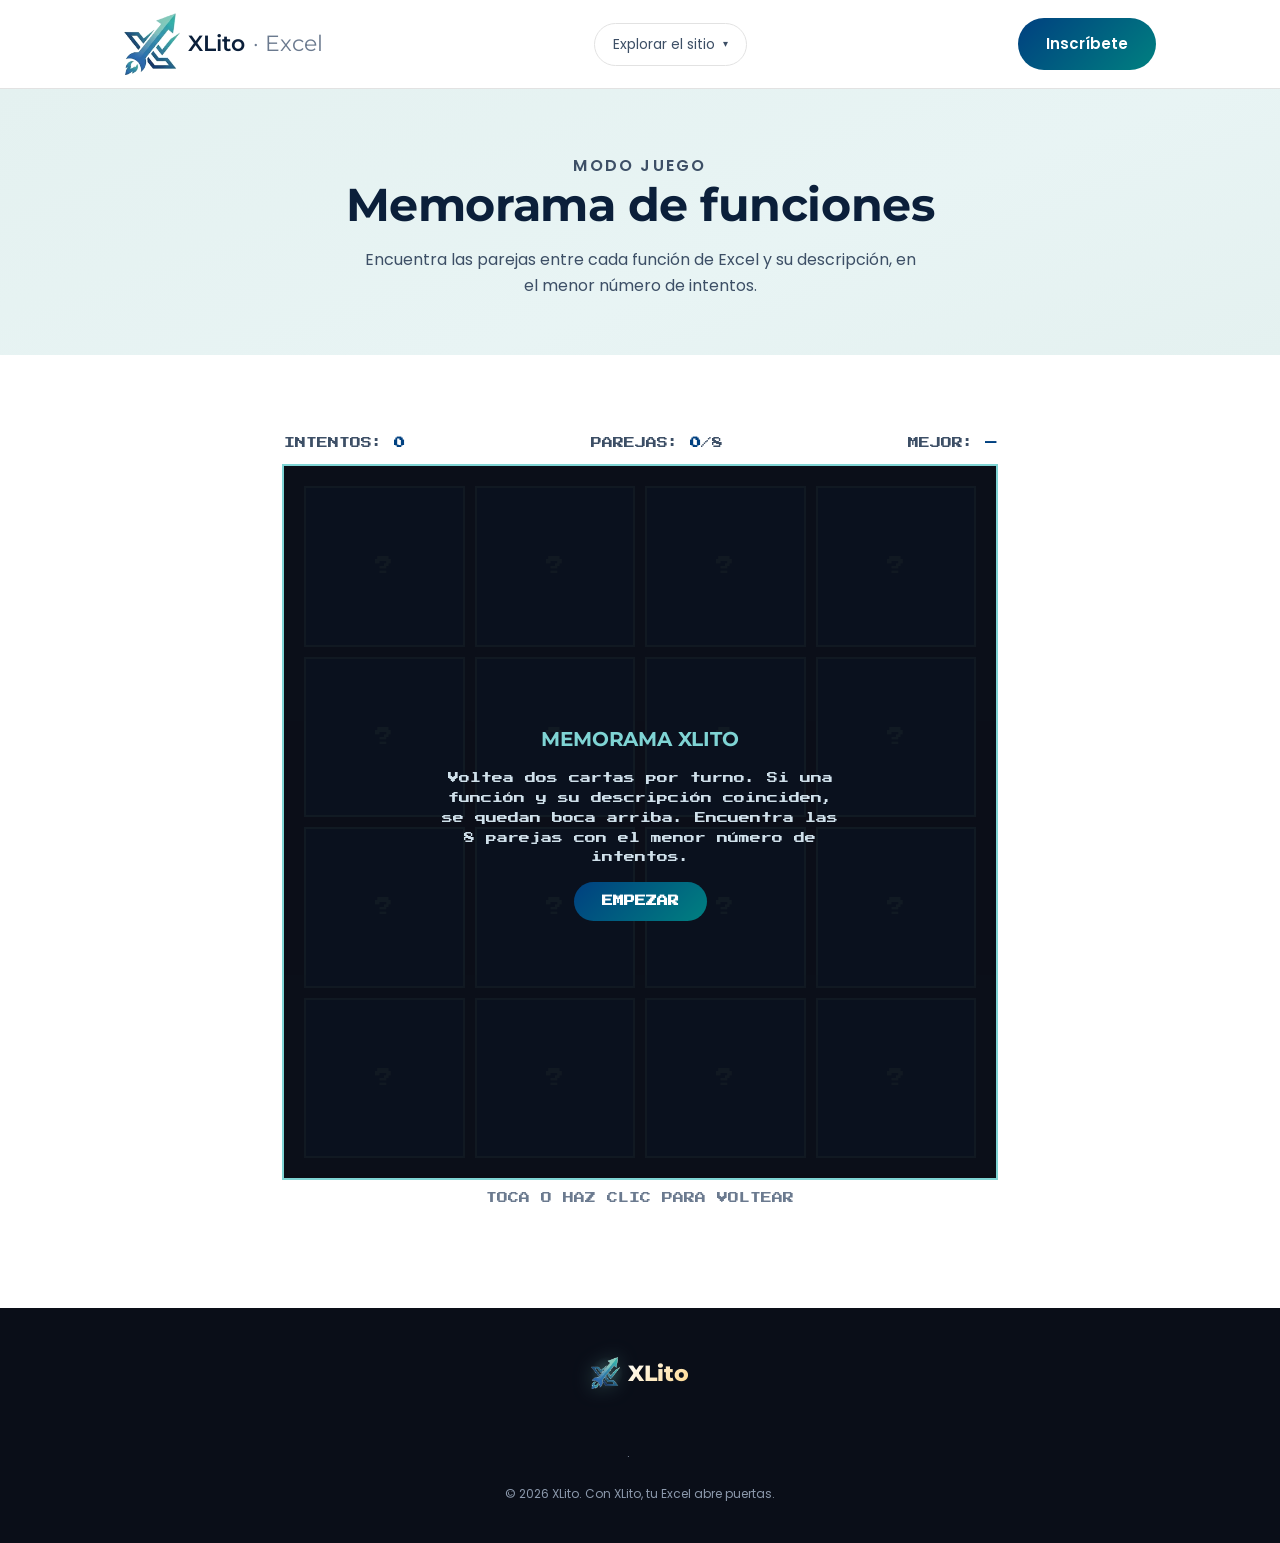
<file: juego-memorama.html>
<!DOCTYPE html>
<html lang="es">
<head>
<meta charset="UTF-8">
<meta name="viewport" content="width=device-width, initial-scale=1.0">
<title>XLito Memorama — Juego</title>
<link rel="stylesheet" href="styles.css">
<link rel="icon" type="image/png" href="assets/favicon.png">
<link rel="preconnect" href="https://fonts.googleapis.com">
<link href="https://fonts.googleapis.com/css2?family=Press+Start+2P&display=swap" rel="stylesheet">
<style>
  .game-wrap{max-width:760px; margin:0 auto;}
  .pixel-font{font-family:'Press Start 2P', monospace;}
  .game-hud{display:flex; justify-content:space-between; align-items:center; margin-bottom:14px; font-family:'Press Start 2P', monospace; font-size:11px; color:var(--ink-soft); flex-wrap:wrap; gap:10px;}
  .game-hud strong{color:var(--accent); font-family:'Press Start 2P', monospace;}
  .memo-board{
    display:grid; grid-template-columns:repeat(4,1fr); gap:10px;
    background:#101a2c; padding:16px; border:4px solid #0a0e18; box-shadow:0 0 0 2px #7fd4d4;
  }
  @media(max-width:520px){ .memo-board{grid-template-columns:repeat(3,1fr);} }
  .memo-card{
    aspect-ratio:1; perspective:600px; cursor:pointer;
  }
  .memo-card-inner{
    position:relative; width:100%; height:100%; transition:transform .4s;
    transform-style:preserve-3d;
  }
  .memo-card.flipped .memo-card-inner, .memo-card.matched .memo-card-inner{ transform:rotateY(180deg); }
  .memo-face{
    position:absolute; inset:0; display:flex; align-items:center; justify-content:center;
    backface-visibility:hidden; padding:4px; text-align:center; font-family:'Press Start 2P', monospace;
  }
  .memo-back{ background:#004080; border:2px solid #7fd4d4; font-size:18px; color:#7fd4d4; }
  .memo-front{ background:#1D9E75; border:2px solid #eafff5; color:#fff; transform:rotateY(180deg); font-size:9px; line-height:1.4; }
  .memo-card.matched .memo-front{ background:#0b4a3d; opacity:.75; }
  .game-overlay{
    position:absolute; inset:0; display:flex; flex-direction:column; align-items:center; justify-content:center;
    background:rgba(11,14,24,.94); color:#fff; text-align:center; padding:24px; gap:14px; font-family:'Press Start 2P', monospace;
  }
  .game-stage{position:relative;}
  .game-controls-hint{text-align:center; font-size:11px; color:var(--muted); margin-top:12px; font-family:'Press Start 2P', monospace;}
</style>
</head>
<body>

<nav>
  <div class="wrap">
    <a href="index.html" class="logo-mark" style="display:flex; align-items:center; gap:8px;"><img src="assets/logo-icon.png" alt="XLito" style="height:62px; width:auto; margin:-10px 0;">XLito <span>· Excel</span></a>
    <div class="nav-menu">
      <button class="nav-menu-btn" id="nav-menu-btn" aria-expanded="false" aria-controls="nav-panel">Explorar el sitio <span class="chev">▾</span></button>
      <div class="nav-panel" id="nav-panel">
        <div><p class="nav-group-title">El curso</p>
          <a href="niveles.html">Niveles, temarios y precios</a>
          <a href="como-funciona.html">Cómo funciona</a>
        </div>
        <div><p class="nav-group-title">Conócenos</p>
          <a href="nosotros.html">Sobre XLito</a>
          <a href="testimonios.html">Testimonios</a>
          <a href="faq.html">Preguntas frecuentes</a>
        </div>
        <div><p class="nav-group-title">Empieza</p>
          <a href="recursos.html">Recursos gratis</a>
          <a href="quiz.html">¿Qué nivel soy?</a>
          <a href="juego-cohete.html">Juega: Cohete XLito</a>
          <a href="juego-memorama.html" class="current">Juega: Memorama</a>
          <a href="inscripcion.html">Inscripción</a>
        </div>
      </div>
    </div>
    <a href="inscripcion.html" class="btn">Inscríbete</a>
  </div>
</nav>

<header class="page-hero">
  <div class="wrap">
    <p class="eyebrow">Modo juego</p>
    <h1>Memorama de funciones</h1>
    <p>Encuentra las parejas entre cada función de Excel y su descripción, en el menor número de intentos.</p>
  </div>
</header>

<section>
  <div class="wrap game-wrap">
    <div class="game-hud">
      <div>INTENTOS: <strong id="hud-tries">0</strong></div>
      <div>PAREJAS: <strong id="hud-pairs">0</strong>/8</div>
      <div>MEJOR: <strong id="hud-best">—</strong></div>
    </div>

    <div class="game-stage">
      <div class="memo-board" id="memoBoard"></div>

      <div class="game-overlay" id="startOverlay">
        <h2 style="font-size:20px; color:#7fd4d4;">MEMORAMA XLITO</h2>
        <p style="max-width:400px; font-size:11px; color:#cfe0ea; line-height:1.8;">Voltea dos cartas por turno. Si una función y su descripción coinciden, se quedan boca arriba. Encuentra las 8 parejas con el menor número de intentos.</p>
        <button class="btn pixel-font" id="startBtn" style="font-size:11px;">EMPEZAR</button>
      </div>

      <div class="game-overlay" id="overOverlay" style="display:none;">
        <h2 style="font-size:20px; color:#7fd4d4;">¡COMPLETADO!</h2>
        <p id="overScore" style="font-size:12px; color:#cfe0ea; line-height:1.8;"></p>
        <button class="btn pixel-font" id="retryBtn" style="font-size:11px;">JUGAR DE NUEVO</button>
      </div>
    </div>

    <p class="game-controls-hint">TOCA O HAZ CLIC PARA VOLTEAR</p>
  </div>
</section>

<footer>
  <div class="wrap">
    <div class="footer-logo" id="footer-logo" style="display:flex; align-items:center; justify-content:center; gap:8px;">
      <img src="assets/logo-icon.png" alt="" style="height:32px; width:auto;">
      <span style="font-family:var(--serif); font-weight:800; font-size:22px; background:linear-gradient(135deg, #ffffff, #ffd88a); -webkit-background-clip:text; background-clip:text; color:transparent;">XLito</span>
    </div>
    <div class="socials">
      <a href="https://www.instagram.com/xlito_excel" target="_blank" rel="noopener" class="social-link" style="display:inline-flex; align-items:center; gap:6px; color:#D6249F;"><svg width="18" height="18" viewBox="0 0 24 24"><defs><linearGradient id="igGrad3" x1="0%" y1="100%" x2="100%" y2="0%"><stop offset="0%" stop-color="#FEE411"/><stop offset="35%" stop-color="#FD5949"/><stop offset="70%" stop-color="#D6249F"/><stop offset="100%" stop-color="#285AEB"/></linearGradient></defs><rect x="2" y="2" width="20" height="20" rx="5" fill="none" stroke="url(#igGrad3)" stroke-width="2"/><circle cx="12" cy="12" r="4" fill="none" stroke="url(#igGrad3)" stroke-width="2"/><circle cx="17.5" cy="6.5" r="1.2" fill="url(#igGrad3)"/></svg> Instagram</a><a href="https://www.tiktok.com/@xlito_excel" target="_blank" rel="noopener" class="social-link" style="display:inline-flex; align-items:center; gap:6px; color:#e5e9ef;"><svg width="18" height="18" viewBox="0 0 24 24" fill="#000"><path d="M12.5 2h3.2c.2 1.6 1.1 3 2.4 3.9 1 .7 2.2 1.1 3.4 1.1v3.3c-1.6 0-3.1-.4-4.5-1.2v6.6c0 3.4-2.8 6.3-6.3 6.3S4.4 18.1 4.4 14.7c0-3.2 2.5-5.9 5.6-6.2v3.4c-1.3.3-2.3 1.5-2.3 2.9 0 1.6 1.3 2.9 2.9 2.9s2.9-1.3 2.9-2.9V2z" fill="#25F4EE" transform="translate(-0.6,-0.6)"/><path d="M12.5 2h3.2c.2 1.6 1.1 3 2.4 3.9 1 .7 2.2 1.1 3.4 1.1v3.3c-1.6 0-3.1-.4-4.5-1.2v6.6c0 3.4-2.8 6.3-6.3 6.3S4.4 18.1 4.4 14.7c0-3.2 2.5-5.9 5.6-6.2v3.4c-1.3.3-2.3 1.5-2.3 2.9 0 1.6 1.3 2.9 2.9 2.9s2.9-1.3 2.9-2.9V2z" fill="#FE2C55" transform="translate(0.6,0.6)"/><path d="M12.5 2h3.2c.2 1.6 1.1 3 2.4 3.9 1 .7 2.2 1.1 3.4 1.1v3.3c-1.6 0-3.1-.4-4.5-1.2v6.6c0 3.4-2.8 6.3-6.3 6.3S4.4 18.1 4.4 14.7c0-3.2 2.5-5.9 5.6-6.2v3.4c-1.3.3-2.3 1.5-2.3 2.9 0 1.6 1.3 2.9 2.9 2.9s2.9-1.3 2.9-2.9V2z" fill="#fff"/></svg> TikTok</a><a href="https://www.facebook.com/profile.php?id=61592092803394" target="_blank" rel="noopener" class="social-link" style="display:inline-flex; align-items:center; gap:6px; color:#1877F2;"><svg width="18" height="18" viewBox="0 0 24 24" fill="#1877F2"><path d="M22 12a10 10 0 1 0-11.6 9.9v-7H7.9V12h2.5V9.8c0-2.5 1.5-3.9 3.8-3.9 1.1 0 2.2.2 2.2.2v2.5h-1.3c-1.2 0-1.6.8-1.6 1.6V12h2.8l-.4 2.9h-2.4v7A10 10 0 0 0 22 12z"/></svg> Facebook</a>
    </div>
    <p style="font-size:13px; color:var(--ink-soft);"><a href="mailto:xlito.excel@gmail.com" class="social-link" style="color:#cdd8e6;"><svg width="16" height="16" viewBox="0 0 24 24" style="vertical-align:-3px; margin-right:4px;"><path d="M2 6.5v11A2.5 2.5 0 0 0 4.5 20H8V11.8L12 15l4-3.2V20h3.5a2.5 2.5 0 0 0 2.5-2.5v-11L12 13.5z" fill="#EA4335"/><path d="M8 20v-8.2L2 7.3V17.5A2.5 2.5 0 0 0 4.5 20H8z" fill="#4285F4"/><path d="M16 20v-8.2l6-4.5V17.5A2.5 2.5 0 0 1 19.5 20H16z" fill="#34A853"/><path d="M2 7.3l10 7.7 10-7.7-1.2-.9a2.4 2.4 0 0 0-2.9 0L12 10.3 6.1 6.4a2.4 2.4 0 0 0-2.9 0z" fill="#FBBC05"/></svg>xlito.excel@gmail.com</a> &nbsp;·&nbsp; <a href="https://wa.me/525567896394?text=Hola%2C%20me%20interesa%20el%20curso%20de%20Excel%20de%20XLito" target="_blank" rel="noopener" class="social-link" style="color:#25D366;"><svg width="16" height="16" viewBox="0 0 24 24" fill="currentColor" style="vertical-align:-3px; margin-right:4px;"><path d="M12 2a10 10 0 0 0-8.5 15.2L2 22l4.9-1.5A10 10 0 1 0 12 2zm5.6 14.3c-.2.6-1.4 1.2-2 1.3-.5.1-1.1.1-1.8-.1-.4-.1-1-.3-1.6-.6-2.9-1.2-4.7-4.1-4.9-4.3-.1-.2-1.2-1.6-1.2-3 0-1.4.7-2.1 1-2.4.3-.3.6-.3.8-.3h.6c.2 0 .4 0 .6.5.2.5.7 1.8.8 1.9.1.2.1.4 0 .6-.1.2-.2.3-.4.5-.2.2-.4.4-.5.6-.2.2-.4.4-.2.7.2.3.9 1.5 2 2.4 1.3 1.2 2.4 1.6 2.8 1.7.3.1.5.1.7-.1.2-.2.8-.9 1-1.2.2-.3.5-.2.8-.1.3.1 1.9.9 2.2 1.1.3.1.5.2.6.3.1.2.1.9-.1 1.5z"/></svg>Escríbenos por WhatsApp</a></p>
    <p class="fine">© 2026 XLito. Con XLito, tu Excel abre puertas.</p>
  </div>
</footer>

<script src="nav.js"></script>
<script src="effects.js"></script>
<script>
(function(){
  var PAIRS = [
    { fn:'SUMA', desc:'Suma un rango de valores' },
    { fn:'SI', desc:'Evalúa una condición' },
    { fn:'BUSCARV', desc:'Busca un valor hacia la derecha' },
    { fn:'CONTAR.SI', desc:'Cuenta celdas con una condición' },
    { fn:'PROMEDIO', desc:'Calcula el promedio de un rango' },
    { fn:'CONCATENAR', desc:'Une varios textos en uno' },
    { fn:'BUSCARX', desc:'Busca en cualquier dirección' },
    { fn:'SI.ERROR', desc:'Muestra algo distinto si hay error' }
  ];

  var board = document.getElementById('memoBoard');
  var startOverlay = document.getElementById('startOverlay');
  var overOverlay = document.getElementById('overOverlay');
  var startBtn = document.getElementById('startBtn');
  var retryBtn = document.getElementById('retryBtn');
  var hudTries = document.getElementById('hud-tries');
  var hudPairs = document.getElementById('hud-pairs');
  var hudBest = document.getElementById('hud-best');

  var BEST_KEY = 'xlito_memo_best';
  var best = localStorage.getItem(BEST_KEY);
  hudBest.textContent = best ? best : '—';

  var tries = 0, pairsFound = 0, locked = false, first = null;

  function shuffle(arr){
    for(var i = arr.length-1; i>0; i--){
      var j = Math.floor(Math.random()*(i+1));
      var t = arr[i]; arr[i]=arr[j]; arr[j]=t;
    }
    return arr;
  }

  function buildBoard(){
    board.innerHTML = '';
    tries = 0; pairsFound = 0; locked = false; first = null;
    hudTries.textContent = '0';
    hudPairs.textContent = '0';

    var cards = [];
    PAIRS.forEach(function(p, i){
      cards.push({ pairId:i, text:p.fn, type:'fn' });
      cards.push({ pairId:i, text:p.desc, type:'desc' });
    });
    shuffle(cards);

    cards.forEach(function(c){
      var el = document.createElement('div');
      el.className = 'memo-card';
      el.dataset.pairId = c.pairId;
      el.innerHTML =
        '<div class="memo-card-inner">'
        + '<div class="memo-face memo-back">?</div>'
        + '<div class="memo-face memo-front">' + c.text + '</div>'
        + '</div>';
      el.addEventListener('click', function(){ flipCard(el); });
      board.appendChild(el);
    });
  }

  function flipCard(el){
    if(locked || el.classList.contains('flipped') || el.classList.contains('matched')) return;
    el.classList.add('flipped');

    if(!first){
      first = el;
      return;
    }

    tries++;
    hudTries.textContent = tries;

    if(first.dataset.pairId === el.dataset.pairId && first !== el){
      first.classList.add('matched');
      el.classList.add('matched');
      first = null;
      pairsFound++;
      hudPairs.textContent = pairsFound;
      if(pairsFound === PAIRS.length){
        setTimeout(finishGame, 500);
      }
    } else {
      locked = true;
      var f = first;
      setTimeout(function(){
        f.classList.remove('flipped');
        el.classList.remove('flipped');
        first = null;
        locked = false;
      }, 800);
    }
  }

  function finishGame(){
    if(!best || tries < parseInt(best,10)){
      best = tries;
      localStorage.setItem(BEST_KEY, String(best));
      hudBest.textContent = best;
    }
    document.getElementById('overScore').textContent = 'INTENTOS: ' + tries + (tries <= best ? ' — ¡RÉCORD!' : '');
    overOverlay.style.display = 'flex';
  }

  function startGame(){
    startOverlay.style.display = 'none';
    overOverlay.style.display = 'none';
    buildBoard();
  }

  startBtn.addEventListener('click', startGame);
  retryBtn.addEventListener('click', startGame);
  buildBoard();
})();
</script>
</body>
</html>
</file>
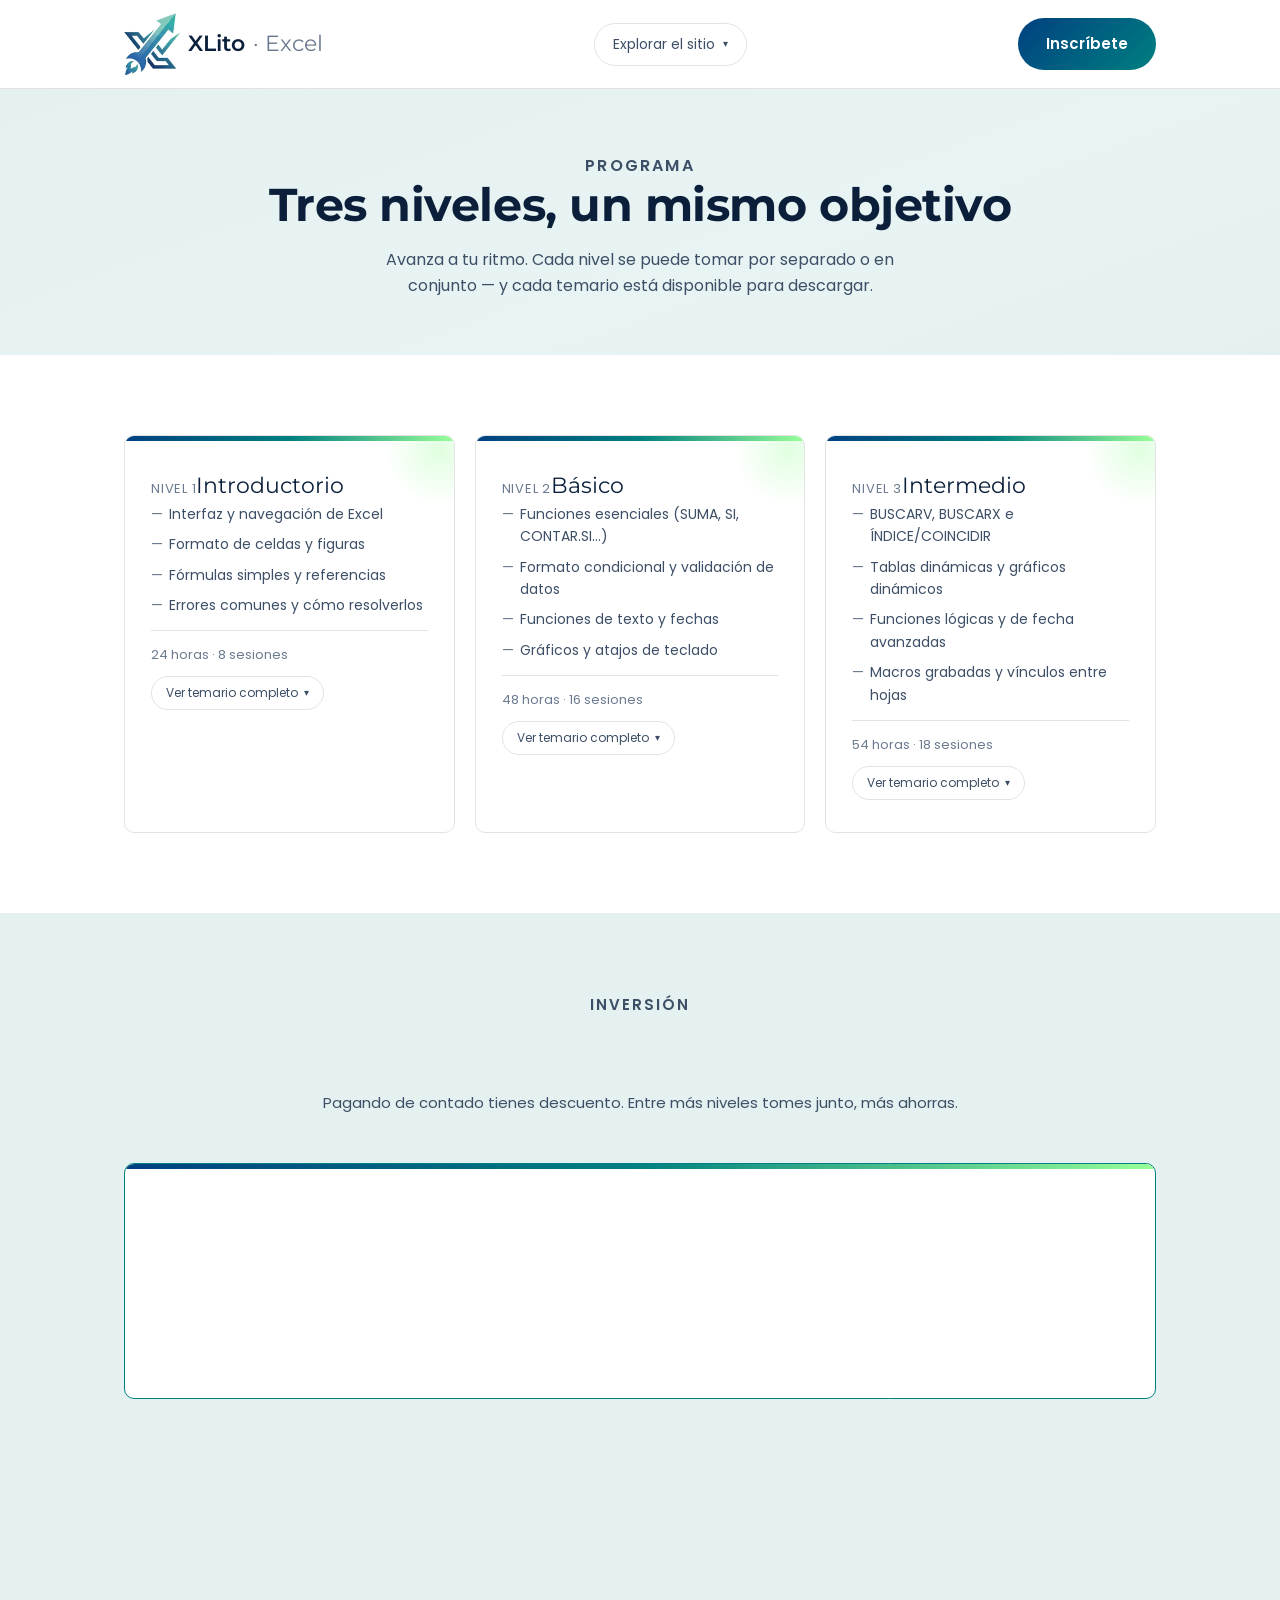
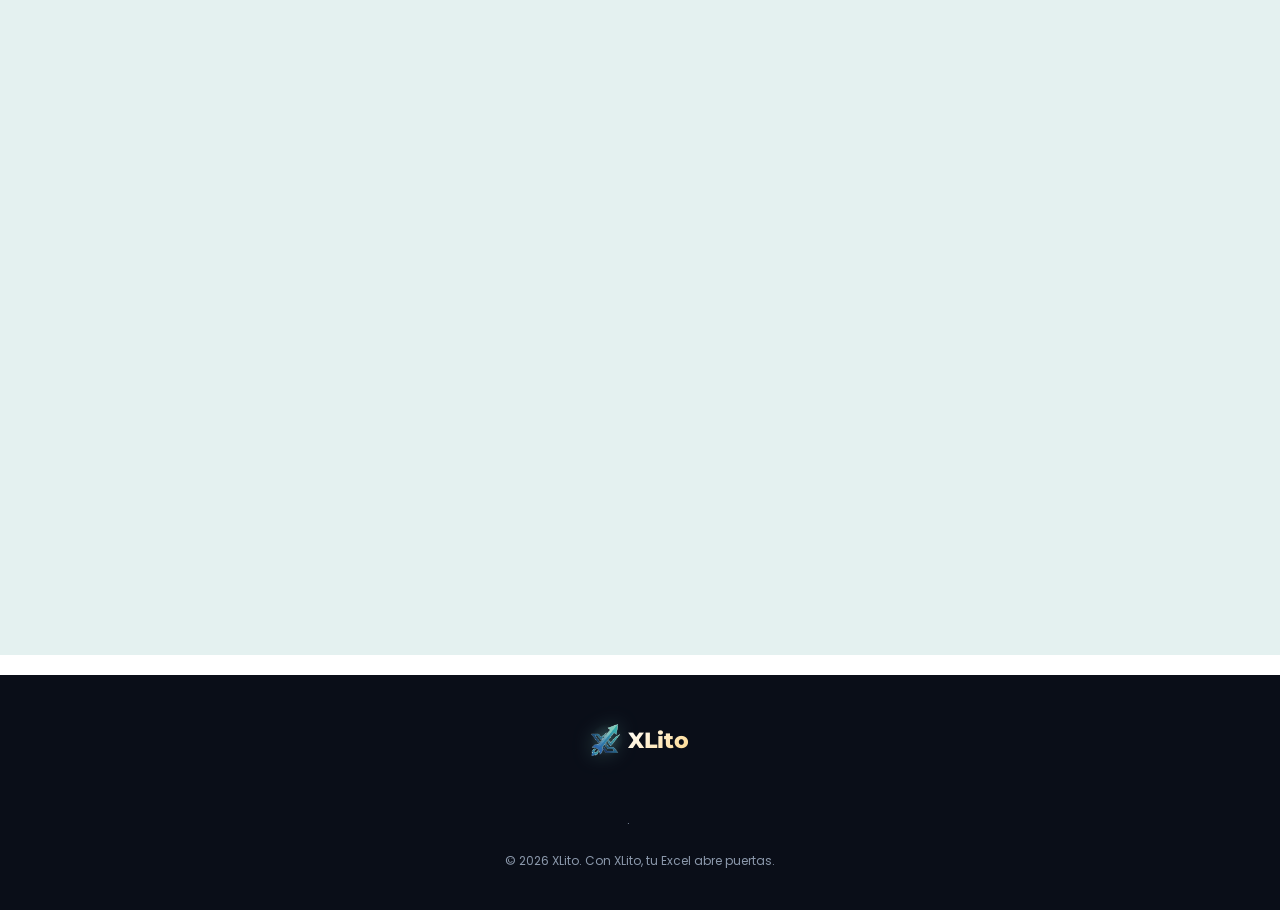
<file: niveles.html>
<!DOCTYPE html>
<html lang="es">
<head>
<meta charset="UTF-8">
<meta name="viewport" content="width=device-width, initial-scale=1.0">
<title>Niveles y precios — XLito</title>
<link rel="stylesheet" href="styles.css">
<link rel="icon" type="image/png" href="assets/favicon.png">
<style>
  .levels{display:grid; grid-template-columns:1fr; gap:20px;}
  @media(min-width:760px){.levels{grid-template-columns:repeat(3,1fr);}}
  .level-card{grid-column:span 1; border:1px solid var(--line); border-radius:var(--radius); padding:32px 26px; background:var(--bg); display:flex; flex-direction:column; gap:14px;}
  .level-card.expanded{grid-column:1 / -1;}
  .level-card.expanded .lvl-top{display:grid; grid-template-columns:1fr; gap:14px;}
  @media(min-width:760px){.level-card.expanded .lvl-top{grid-template-columns:260px 1fr;}}
  .level-card .lvl-name{font-family:var(--serif); font-size:22px;}
  .level-card .lvl-meta{font-size:13px; color:var(--muted); text-transform:uppercase; letter-spacing:.06em;}
  .level-card ul{list-style:none; font-size:14px; color:var(--ink-soft); display:flex; flex-direction:column; gap:8px;}
  .level-card ul li{padding-left:18px; position:relative;}
  .level-card ul li::before{content:"—"; position:absolute; left:0; color:var(--muted);}
  .level-card .lvl-hours{padding-top:14px; border-top:1px solid var(--line); font-size:13px; color:var(--muted); display:flex; justify-content:space-between; align-items:center; gap:10px; flex-wrap:wrap;}
  .toggle-syllabus{background:none; border:1px solid var(--line); border-radius:999px; padding:7px 14px; font-size:12px; font-family:var(--sans); color:var(--ink-soft); cursor:pointer; display:inline-flex; align-items:center; gap:6px; white-space:nowrap;}
  .toggle-syllabus:hover{background:var(--bg-alt);}
  .toggle-syllabus .chev{transition:transform .2s ease; font-size:10px;}
  .toggle-syllabus[aria-expanded="true"] .chev{transform:rotate(180deg);}
  .syllabus{grid-column:1 / -1; margin-top:8px; border-top:1px solid var(--line); padding-top:24px; display:none;}
  .syllabus.open{display:block;}
  .syllabus-grid{display:grid; grid-template-columns:1fr; gap:10px;}
  @media(min-width:700px){.syllabus-grid{grid-template-columns:1fr 1fr;}}
  .syl-row{display:flex; gap:14px; padding:12px 14px; border:1px solid var(--line); border-radius:8px; background:var(--bg-alt); font-size:13px;}
  .syl-row .syl-num{font-family:var(--serif); font-size:15px; color:var(--muted); min-width:26px; flex-shrink:0;}
  .syl-row .syl-content strong{display:block; font-size:13px; color:var(--ink); margin-bottom:2px;}
  .syl-row .syl-content span{color:var(--ink-soft); font-size:12px;}
  .dl-row{margin-top:16px;}
  .dl-link{display:inline-flex; align-items:center; gap:6px; font-size:13px; color:var(--ink-soft); text-decoration:none; border:1px solid var(--line); border-radius:999px; padding:8px 16px;}
  .dl-link:hover{background:var(--bg-alt); color:var(--ink);}

  .price-table-wrap{background:#fff; border:1.5px solid var(--accent-2); border-radius:var(--radius); padding:8px 24px; position:relative; overflow:hidden;}
  .price-table-wrap::before{content:""; position:absolute; top:0; left:0; right:0; height:5px; background:linear-gradient(90deg, var(--accent), var(--accent-2), var(--accent-mint));}
  .price-table{width:100%; border-collapse:collapse; font-size:14px;}
  .price-table th,.price-table td{padding:16px 14px; text-align:left; border-bottom:1px solid var(--line);}
  .price-table th{font-size:12px; text-transform:uppercase; letter-spacing:.06em; color:var(--muted); font-weight:600;}
  .price-table td.num{font-variant-numeric:tabular-nums;}
  .promo-box{margin-top:32px; padding:26px 28px; border-radius:var(--radius); background:#fff; border:1.5px solid var(--accent-2);}
  .promo-box h3{font-family:var(--serif); font-size:19px; margin-bottom:10px;}
  .promo-box p{font-size:14px; color:var(--ink-soft);}
</style>
</head>
<body>

<nav>
  <div class="wrap">
    <a href="index.html" class="logo-mark" style="display:flex; align-items:center; gap:8px;"><img src="assets/logo-icon.png" alt="XLito" style="height:62px; width:auto; margin:-10px 0;">XLito <span>· Excel</span></a>
    <div class="nav-menu">
      <button class="nav-menu-btn" id="nav-menu-btn" aria-expanded="false" aria-controls="nav-panel">Explorar el sitio <span class="chev">▾</span></button>
      <div class="nav-panel" id="nav-panel">
        <div><p class="nav-group-title">El curso</p>
          <a href="niveles.html" class="current">Niveles, temarios y precios</a>
          <a href="como-funciona.html">Cómo funciona</a>
        </div>
        <div><p class="nav-group-title">Conócenos</p>
          <a href="nosotros.html">Sobre XLito</a>
          <a href="testimonios.html">Testimonios</a>
          <a href="faq.html">Preguntas frecuentes</a>
        </div>
        <div><p class="nav-group-title">Empieza</p>
          <a href="recursos.html">Recursos gratis</a>
          <a href="quiz.html">¿Qué nivel soy?</a>
          <a href="juego-cohete.html">Juega: Cohete XLito</a>
          <a href="juego-memorama.html">Juega: Memorama</a>
          <a href="juego-atajos.html">Juega: Typing de atajos</a>
          <a href="inscripcion.html">Inscripción</a>
        </div>
      </div>
    </div>
    <a href="inscripcion.html" class="btn">Inscríbete</a>
  </div>
</nav>

<header class="page-hero">
  <div class="wrap">
    <p class="eyebrow">Programa</p>
    <h1>Tres niveles, un mismo objetivo</h1>
    <p>Avanza a tu ritmo. Cada nivel se puede tomar por separado o en conjunto — y cada temario está disponible para descargar.</p>
  </div>
</header>

<section id="niveles">
  <div class="wrap">
    <div class="levels" id="levels-grid">

      <div class="level-card" data-level="introductorio">
        <div class="lvl-top">
          <div><span class="lvl-meta">Nivel 1</span><span class="lvl-name">Introductorio</span></div>
          <ul>
            <li>Interfaz y navegación de Excel</li>
            <li>Formato de celdas y figuras</li>
            <li>Fórmulas simples y referencias</li>
            <li>Errores comunes y cómo resolverlos</li>
          </ul>
        </div>
        <div class="lvl-hours">
          <span>24 horas · 8 sesiones</span>
          <button class="toggle-syllabus" aria-expanded="false">Ver temario completo <span class="chev">▾</span></button>
        </div>
        <div class="syllabus">
          <div class="syllabus-grid">
            <div class="syl-row"><span class="syl-num">01</span><div class="syl-content"><strong>Interfaz de Excel</strong><span>Cinta de opciones, barra de acceso rápido, libro vs. hoja</span></div></div>
            <div class="syl-row"><span class="syl-num">02</span><div class="syl-content"><strong>Figuras e inserción</strong><span>Formas, cuadros de texto, imágenes — práctica libre</span></div></div>
            <div class="syl-row"><span class="syl-num">03</span><div class="syl-content"><strong>Selección y edición</strong><span>Rangos, autorrelleno, deshacer/rehacer, atajos básicos</span></div></div>
            <div class="syl-row"><span class="syl-num">04</span><div class="syl-content"><strong>Formato de celdas</strong><span>Bordes, relleno, alineación, combinar celdas</span></div></div>
            <div class="syl-row"><span class="syl-num">05</span><div class="syl-content"><strong>Congelar paneles</strong><span>Repaso y consolidación de lo visto</span></div></div>
            <div class="syl-row"><span class="syl-num">06</span><div class="syl-content"><strong>Fórmulas simples</strong><span>Suma, resta, multiplicación, referencias de celda</span></div></div>
            <div class="syl-row"><span class="syl-num">07</span><div class="syl-content"><strong>Práctica de fórmulas</strong><span>Errores comunes: #REF!, #VALOR!, #DIV/0!</span></div></div>
            <div class="syl-row"><span class="syl-num">08</span><div class="syl-content"><strong>Cierre del nivel</strong><span>Formatos de archivo, guardar vs. guardar como, proyecto final</span></div></div>
          </div>
          <div class="dl-row"><a class="dl-link" href="pdfs/XLito-Temario-Introductorio.pdf" download>⬇ Descargar temario en PDF</a></div>
        </div>
      </div>

      <div class="level-card" data-level="basico">
        <div class="lvl-top">
          <div><span class="lvl-meta">Nivel 2</span><span class="lvl-name">Básico</span></div>
          <ul>
            <li>Funciones esenciales (SUMA, SI, CONTAR.SI...)</li>
            <li>Formato condicional y validación de datos</li>
            <li>Funciones de texto y fechas</li>
            <li>Gráficos y atajos de teclado</li>
          </ul>
        </div>
        <div class="lvl-hours">
          <span>48 horas · 16 sesiones</span>
          <button class="toggle-syllabus" aria-expanded="false">Ver temario completo <span class="chev">▾</span></button>
        </div>
        <div class="syllabus">
          <div class="syllabus-grid">
            <div class="syl-row"><span class="syl-num">01</span><div class="syl-content"><strong>Ordenar y filtrar</strong><span>Trabajo con tablas (Ctrl+T)</span></div></div>
            <div class="syl-row"><span class="syl-num">02</span><div class="syl-content"><strong>Imprimir y márgenes</strong><span>Configuración de página</span></div></div>
            <div class="syl-row"><span class="syl-num">03</span><div class="syl-content"><strong>Funciones esenciales I</strong><span>SUMA, PROMEDIO, CONTAR</span></div></div>
            <div class="syl-row"><span class="syl-num">04</span><div class="syl-content"><strong>Funciones esenciales II</strong><span>SI, Y, O</span></div></div>
            <div class="syl-row"><span class="syl-num">05</span><div class="syl-content"><strong>Referencias y fechas</strong><span>Relativas/absolutas ($), formato básico de fecha</span></div></div>
            <div class="syl-row"><span class="syl-num">06</span><div class="syl-content"><strong>Funciones condicionales</strong><span>CONTAR.SI, SUMAR.SI, SI.ERROR</span></div></div>
            <div class="syl-row"><span class="syl-num">07</span><div class="syl-content"><strong>Formato condicional</strong><span>Resaltar datos según reglas</span></div></div>
            <div class="syl-row"><span class="syl-num">08</span><div class="syl-content"><strong>Validación de datos</strong><span>Listas y reglas de entrada</span></div></div>
            <div class="syl-row"><span class="syl-num">09</span><div class="syl-content"><strong>Gráficos básicos</strong><span>Barras, líneas, pastel</span></div></div>
            <div class="syl-row"><span class="syl-num">10</span><div class="syl-content"><strong>Funciones de texto I</strong><span>CONCATENAR, "&", MAYUSC/minusc, NOMPROPIO</span></div></div>
            <div class="syl-row"><span class="syl-num">11</span><div class="syl-content"><strong>Funciones de texto II</strong><span>IZQUIERDA/DERECHA, ESPACIOS, ÚNICOS</span></div></div>
            <div class="syl-row"><span class="syl-num">12</span><div class="syl-content"><strong>Práctica extendida</strong><span>Refuerzo de funciones de texto</span></div></div>
            <div class="syl-row"><span class="syl-num">13</span><div class="syl-content"><strong>Atajos de teclado</strong><span>Agilizando el trabajo diario</span></div></div>
            <div class="syl-row"><span class="syl-num">14</span><div class="syl-content"><strong>Consolidación</strong><span>Repaso general del nivel</span></div></div>
            <div class="syl-row"><span class="syl-num">15</span><div class="syl-content"><strong>Práctica libre</strong><span>Dudas y caso integrador guiado</span></div></div>
            <div class="syl-row"><span class="syl-num">16</span><div class="syl-content"><strong>Cierre del nivel</strong><span>Proyecto final integrador</span></div></div>
          </div>
          <div class="dl-row"><a class="dl-link" href="pdfs/XLito-Temario-Basico.pdf" download>⬇ Descargar temario en PDF</a></div>
        </div>
      </div>

      <div class="level-card" data-level="intermedio">
        <div class="lvl-top">
          <div><span class="lvl-meta">Nivel 3</span><span class="lvl-name">Intermedio</span></div>
          <ul>
            <li>BUSCARV, BUSCARX e ÍNDICE/COINCIDIR</li>
            <li>Tablas dinámicas y gráficos dinámicos</li>
            <li>Funciones lógicas y de fecha avanzadas</li>
            <li>Macros grabadas y vínculos entre hojas</li>
          </ul>
        </div>
        <div class="lvl-hours">
          <span>54 horas · 18 sesiones</span>
          <button class="toggle-syllabus" aria-expanded="false">Ver temario completo <span class="chev">▾</span></button>
        </div>
        <div class="syllabus">
          <div class="syllabus-grid">
            <div class="syl-row"><span class="syl-num">01</span><div class="syl-content"><strong>BUSCARV</strong><span>Búsqueda de datos entre tablas y hojas</span></div></div>
            <div class="syl-row"><span class="syl-num">02</span><div class="syl-content"><strong>BUSCARX a fondo</strong><span>La evolución de BUSCARV/BUSCARH — más flexible y directa</span></div></div>
            <div class="syl-row"><span class="syl-num">03</span><div class="syl-content"><strong>ÍNDICE/COINCIDIR</strong><span>Otra filosofía de búsqueda, más flexible</span></div></div>
            <div class="syl-row"><span class="syl-num">04</span><div class="syl-content"><strong>Práctica comparada</strong><span>BUSCARV vs. ÍNDICE/COINCIDIR</span></div></div>
            <div class="syl-row"><span class="syl-num">05</span><div class="syl-content"><strong>Tablas dinámicas I</strong><span>Crear tablas: filas, columnas, valores, filtros</span></div></div>
            <div class="syl-row"><span class="syl-num">06</span><div class="syl-content"><strong>Tablas dinámicas II</strong><span>Segmentadores, agrupar datos, formato de valores</span></div></div>
            <div class="syl-row"><span class="syl-num">07</span><div class="syl-content"><strong>Gráficos dinámicos</strong><span>Y nombres de rango</span></div></div>
            <div class="syl-row"><span class="syl-num">08</span><div class="syl-content"><strong>Condiciones múltiples</strong><span>SUMAR.SI.CONJUNTO, CONTAR.SI.CONJUNTO</span></div></div>
            <div class="syl-row"><span class="syl-num">09</span><div class="syl-content"><strong>SI anidado</strong><span>Combinando varias condiciones</span></div></div>
            <div class="syl-row"><span class="syl-num">10</span><div class="syl-content"><strong>Práctica lógica</strong><span>Funciones condicionales combinadas</span></div></div>
            <div class="syl-row"><span class="syl-num">11</span><div class="syl-content"><strong>Funciones de fecha I</strong><span>HOY, AÑO/MES/DÍA</span></div></div>
            <div class="syl-row"><span class="syl-num">12</span><div class="syl-content"><strong>Funciones de fecha II</strong><span>DIAS.LAB y diferencia entre fechas</span></div></div>
            <div class="syl-row"><span class="syl-num">13</span><div class="syl-content"><strong>CARACTER y CÓDIGO</strong><span>Funciones de texto ligadas a Unicode</span></div></div>
            <div class="syl-row"><span class="syl-num">14</span><div class="syl-content"><strong>Macros grabadas I</strong><span>Grabar una macro y ejecutarla</span></div></div>
            <div class="syl-row"><span class="syl-num">15</span><div class="syl-content"><strong>Macros grabadas II</strong><span>Editar macros y casos de uso reales</span></div></div>
            <div class="syl-row"><span class="syl-num">16</span><div class="syl-content"><strong>Vínculos entre hojas</strong><span>Y entre libros</span></div></div>
            <div class="syl-row"><span class="syl-num">17</span><div class="syl-content"><strong>Consolidación</strong><span>Práctica general del nivel</span></div></div>
            <div class="syl-row"><span class="syl-num">18</span><div class="syl-content"><strong>Cierre del nivel</strong><span>Proyecto final integrador</span></div></div>
          </div>
          <div class="dl-row"><a class="dl-link" href="pdfs/XLito-Temario-Intermedio.pdf" download>⬇ Descargar temario en PDF</a></div>
        </div>
      </div>

    </div>
  </div>
</section>

<section id="precios" style="background:var(--bg-alt);">
  <div class="wrap">
    <div class="section-head">
      <p class="eyebrow">Inversión</p>
      <h2>Precios claros, sin sorpresas</h2>
      <p>Pagando de contado tienes descuento. Entre más niveles tomes junto, más ahorras.</p>
    </div>
    <div class="price-table-wrap">
    <table class="price-table">
      <thead><tr><th>Nivel</th><th>Horas</th><th>Precio de lista</th><th>Costo por hora</th></tr></thead>
      <tbody>
        <tr><td>Introductorio</td><td class="num">24 h</td><td class="num">$1,000 MXN</td><td class="num">$41.7/h</td></tr>
        <tr><td>Básico</td><td class="num">48 h</td><td class="num">$2,000 MXN</td><td class="num">$41.7/h</td></tr>
        <tr><td>Intermedio</td><td class="num">54 h</td><td class="num">$3,150 MXN</td><td class="num">$58.3/h</td></tr>
      </tbody>
    </table>
    </div>
    <div class="promo-box">
      <h3>Descuentos por pago de contado</h3>
      <table class="price-table" style="margin-top:6px;">
        <thead><tr><th>Concepto</th><th>Descuento</th></tr></thead>
        <tbody>
          <tr><td>Pago de 1 nivel completo, de contado</td><td class="num">10%</td></tr>
          <tr><td>Pago de 2 niveles juntos, de contado</td><td class="num">15%</td></tr>
          <tr><td>Pago de los 3 niveles juntos, de contado</td><td class="num">20%</td></tr>
          <tr><td>Bono por desempeño (asistencia perfecta, todas las tareas, 10 en proyecto final)</td><td class="num">+5%</td></tr>
        </tbody>
      </table>
    </div>
    <div class="promo-box">
      <h3>Promoción fundadora — grupo piloto</h3>
      <table class="price-table" style="margin-top:6px;">
        <thead><tr><th>Nivel</th><th>Descuento fundador</th></tr></thead>
        <tbody>
          <tr><td>Introductorio</td><td class="num">50%</td></tr>
          <tr><td>Básico</td><td class="num">40%</td></tr>
          <tr><td>Intermedio</td><td class="num">30%</td></tr>
        </tbody>
      </table>
      <p style="font-size:13px; color:var(--muted); margin-top:10px;">Exclusivo para quienes formen parte del primer grupo piloto de XLito.</p>
    </div>
  </div>
</section>

<footer>
  <div class="wrap">
    <div class="footer-logo" id="footer-logo" style="display:flex; align-items:center; justify-content:center; gap:8px;"><img src="assets/logo-icon.png" alt="" style="height:32px; width:auto;"><span style="font-family:var(--serif); font-weight:800; font-size:22px; background:linear-gradient(135deg, #ffffff, #ffd88a); -webkit-background-clip:text; background-clip:text; color:transparent;">XLito</span></div>
    <div class="socials"><a href="https://www.instagram.com/xlito_excel" target="_blank" rel="noopener" class="social-link" style="display:inline-flex; align-items:center; gap:6px; color:#D6249F;"><svg width="18" height="18" viewBox="0 0 24 24"><defs><linearGradient id="igGrad" x1="0%" y1="100%" x2="100%" y2="0%"><stop offset="0%" stop-color="#FEE411"/><stop offset="35%" stop-color="#FD5949"/><stop offset="70%" stop-color="#D6249F"/><stop offset="100%" stop-color="#285AEB"/></linearGradient></defs><rect x="2" y="2" width="20" height="20" rx="5" fill="none" stroke="url(#igGrad)" stroke-width="2"/><circle cx="12" cy="12" r="4" fill="none" stroke="url(#igGrad)" stroke-width="2"/><circle cx="17.5" cy="6.5" r="1.2" fill="url(#igGrad)"/></svg> Instagram</a><a href="https://www.tiktok.com/@xlito_excel" target="_blank" rel="noopener" class="social-link" style="display:inline-flex; align-items:center; gap:6px; color:#e5e9ef;"><svg width="18" height="18" viewBox="0 0 24 24" fill="#000"><path d="M12.5 2h3.2c.2 1.6 1.1 3 2.4 3.9 1 .7 2.2 1.1 3.4 1.1v3.3c-1.6 0-3.1-.4-4.5-1.2v6.6c0 3.4-2.8 6.3-6.3 6.3S4.4 18.1 4.4 14.7c0-3.2 2.5-5.9 5.6-6.2v3.4c-1.3.3-2.3 1.5-2.3 2.9 0 1.6 1.3 2.9 2.9 2.9s2.9-1.3 2.9-2.9V2z" fill="#25F4EE" transform="translate(-0.6,-0.6)"/><path d="M12.5 2h3.2c.2 1.6 1.1 3 2.4 3.9 1 .7 2.2 1.1 3.4 1.1v3.3c-1.6 0-3.1-.4-4.5-1.2v6.6c0 3.4-2.8 6.3-6.3 6.3S4.4 18.1 4.4 14.7c0-3.2 2.5-5.9 5.6-6.2v3.4c-1.3.3-2.3 1.5-2.3 2.9 0 1.6 1.3 2.9 2.9 2.9s2.9-1.3 2.9-2.9V2z" fill="#FE2C55" transform="translate(0.6,0.6)"/><path d="M12.5 2h3.2c.2 1.6 1.1 3 2.4 3.9 1 .7 2.2 1.1 3.4 1.1v3.3c-1.6 0-3.1-.4-4.5-1.2v6.6c0 3.4-2.8 6.3-6.3 6.3S4.4 18.1 4.4 14.7c0-3.2 2.5-5.9 5.6-6.2v3.4c-1.3.3-2.3 1.5-2.3 2.9 0 1.6 1.3 2.9 2.9 2.9s2.9-1.3 2.9-2.9V2z" fill="#fff"/></svg> TikTok</a><a href="https://www.facebook.com/profile.php?id=61592092803394" target="_blank" rel="noopener" class="social-link" style="display:inline-flex; align-items:center; gap:6px; color:#1877F2;"><svg width="18" height="18" viewBox="0 0 24 24" fill="#1877F2"><path d="M22 12a10 10 0 1 0-11.6 9.9v-7H7.9V12h2.5V9.8c0-2.5 1.5-3.9 3.8-3.9 1.1 0 2.2.2 2.2.2v2.5h-1.3c-1.2 0-1.6.8-1.6 1.6V12h2.8l-.4 2.9h-2.4v7A10 10 0 0 0 22 12z"/></svg> Facebook</a></div>
    <p style="font-size:13px; color:var(--ink-soft);"><a href="mailto:xlito.excel@gmail.com" class="social-link" style="color:#cdd8e6;"><svg width="16" height="16" viewBox="0 0 24 24" style="vertical-align:-3px; margin-right:4px;"><path d="M2 6.5v11A2.5 2.5 0 0 0 4.5 20H8V11.8L12 15l4-3.2V20h3.5a2.5 2.5 0 0 0 2.5-2.5v-11L12 13.5z" fill="#EA4335"/><path d="M8 20v-8.2L2 7.3V17.5A2.5 2.5 0 0 0 4.5 20H8z" fill="#4285F4"/><path d="M16 20v-8.2l6-4.5V17.5A2.5 2.5 0 0 1 19.5 20H16z" fill="#34A853"/><path d="M2 7.3l10 7.7 10-7.7-1.2-.9a2.4 2.4 0 0 0-2.9 0L12 10.3 6.1 6.4a2.4 2.4 0 0 0-2.9 0z" fill="#FBBC05"/></svg>xlito.excel@gmail.com</a> &nbsp;·&nbsp; <a href="https://wa.me/525567896394?text=Hola%2C%20me%20interesa%20el%20curso%20de%20Excel%20de%20XLito" target="_blank" rel="noopener" class="social-link" style="color:#25D366;"><svg width="16" height="16" viewBox="0 0 24 24" fill="currentColor" style="vertical-align:-3px; margin-right:4px;"><path d="M12 2a10 10 0 0 0-8.5 15.2L2 22l4.9-1.5A10 10 0 1 0 12 2zm5.6 14.3c-.2.6-1.4 1.2-2 1.3-.5.1-1.1.1-1.8-.1-.4-.1-1-.3-1.6-.6-2.9-1.2-4.7-4.1-4.9-4.3-.1-.2-1.2-1.6-1.2-3 0-1.4.7-2.1 1-2.4.3-.3.6-.3.8-.3h.6c.2 0 .4 0 .6.5.2.5.7 1.8.8 1.9.1.2.1.4 0 .6-.1.2-.2.3-.4.5-.2.2-.4.4-.5.6-.2.2-.4.4-.2.7.2.3.9 1.5 2 2.4 1.3 1.2 2.4 1.6 2.8 1.7.3.1.5.1.7-.1.2-.2.8-.9 1-1.2.2-.3.5-.2.8-.1.3.1 1.9.9 2.2 1.1.3.1.5.2.6.3.1.2.1.9-.1 1.5z"/></svg>Escríbenos por WhatsApp</a></p>
    <p class="fine">© 2026 XLito. Con XLito, tu Excel abre puertas.</p>
  </div>
</footer>

<script src="nav.js"></script>
<script src="effects.js"></script>
<script>
  document.querySelectorAll('.toggle-syllabus').forEach(function(btn){
    btn.addEventListener('click', function(){
      var card = btn.closest('.level-card');
      var panel = card.querySelector('.syllabus');
      var isOpen = panel.classList.toggle('open');
      card.classList.toggle('expanded', isOpen);
      btn.setAttribute('aria-expanded', isOpen ? 'true' : 'false');
      btn.innerHTML = isOpen ? 'Ocultar temario <span class="chev">▾</span>' : 'Ver temario completo <span class="chev">▾</span>';
    });
  });
</script>
</body>
</html>
</file>
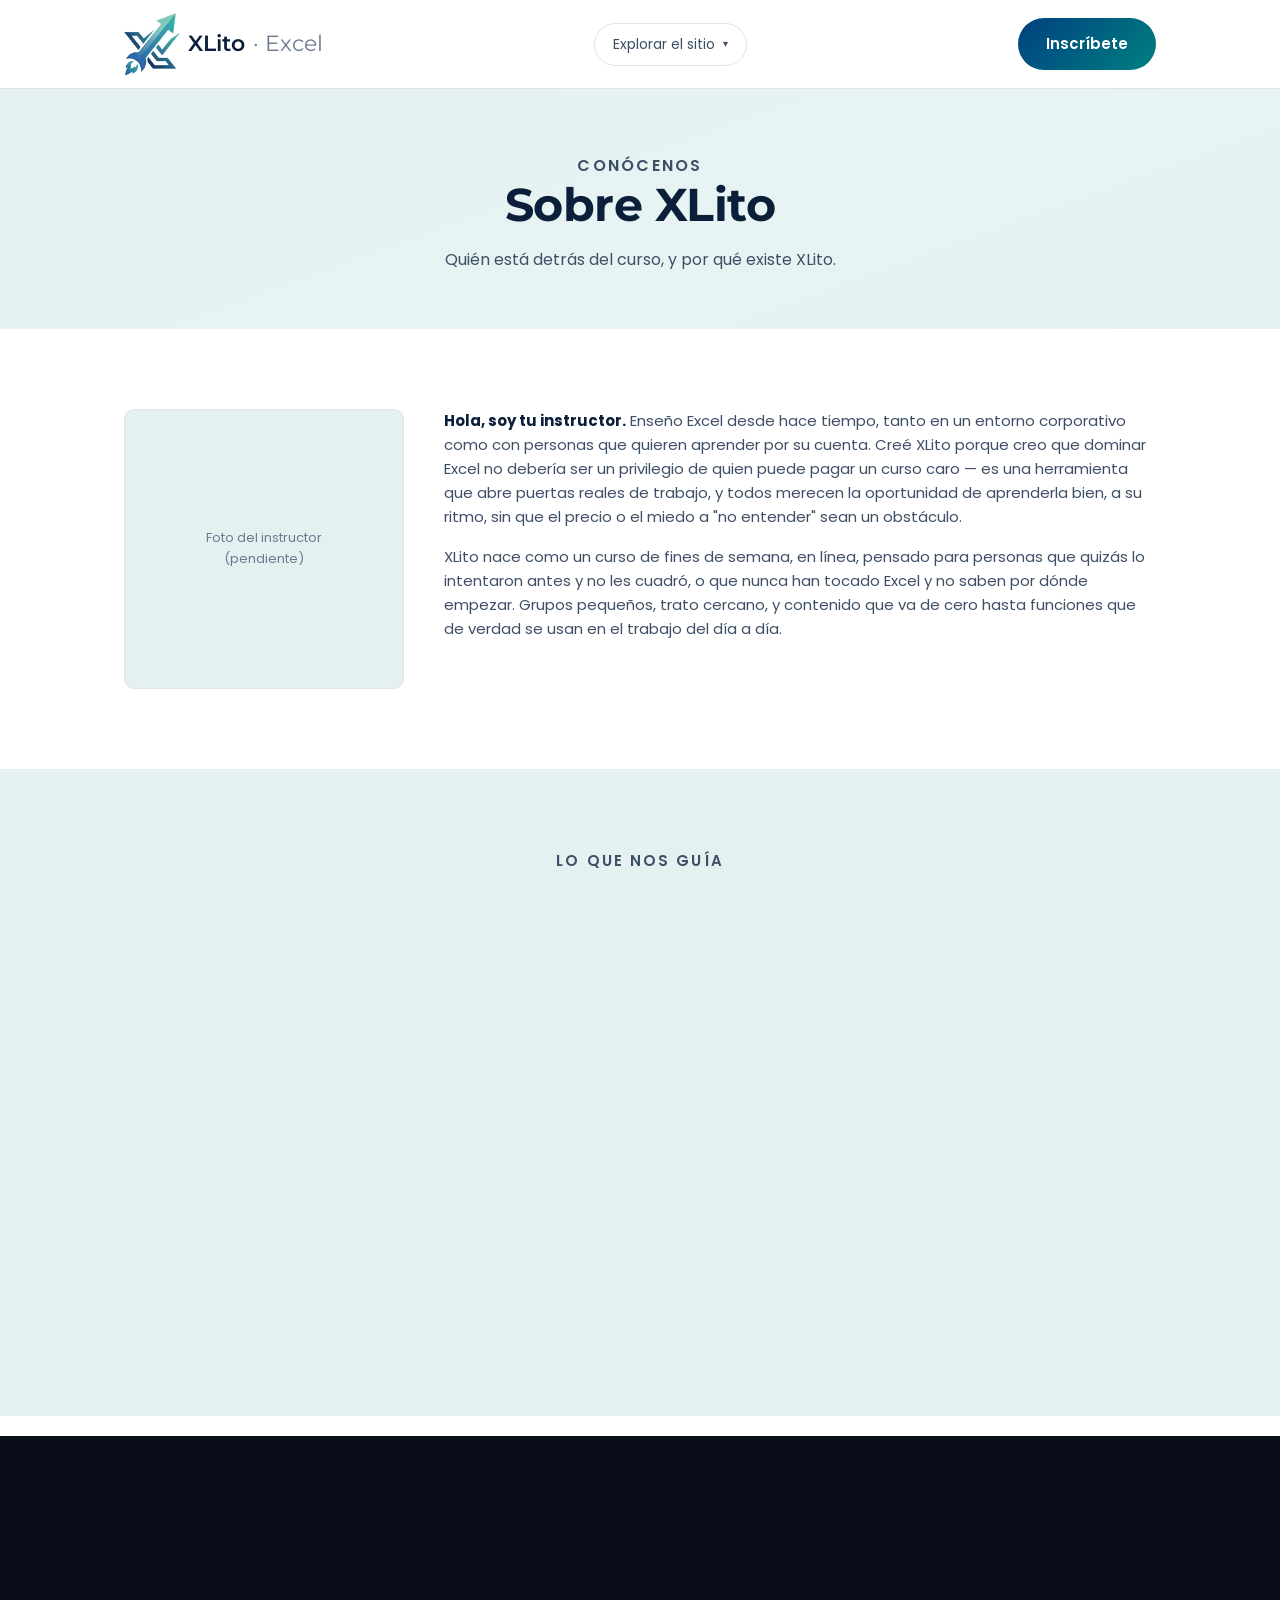
<file: nosotros.html>
<!DOCTYPE html>
<html lang="es">
<head>
<meta charset="UTF-8">
<meta name="viewport" content="width=device-width, initial-scale=1.0">
<title>Sobre XLito</title>
<link rel="stylesheet" href="styles.css">
<link rel="icon" type="image/png" href="assets/favicon.png">
<style>
  .about-grid{display:grid; grid-template-columns:1fr; gap:40px; align-items:start;}
  @media(min-width:760px){.about-grid{grid-template-columns:280px 1fr;}}
  .avatar-box{width:100%; aspect-ratio:1; border-radius:var(--radius); background:var(--bg-alt); border:1px solid var(--line); display:flex; align-items:center; justify-content:center; color:var(--muted); font-size:13px; text-align:center; padding:20px;}
  .about-text p{margin-bottom:16px; color:var(--ink-soft); font-size:15px;}
  .mvv-grid{display:grid; grid-template-columns:1fr; gap:20px; margin-top:20px;}
  @media(min-width:760px){.mvv-grid{grid-template-columns:repeat(3,1fr);}}
  .values-grid{display:grid; grid-template-columns:1fr 1fr; gap:16px; margin-top:12px;}
  @media(min-width:700px){.values-grid{grid-template-columns:repeat(5,1fr);}}
  .value-chip{border:1px solid var(--line); border-radius:var(--radius); padding:18px 14px; text-align:center; font-size:13px; color:var(--ink-soft); background:linear-gradient(160deg, #fff, var(--bg-alt)); border-top:3px solid var(--accent-2);}
  .value-chip strong{ display:block; font-size:14px; margin-bottom:4px; font-family:var(--serif); background:linear-gradient(135deg, var(--accent), var(--accent-2)); -webkit-background-clip:text; background-clip:text; color:transparent; }
</style>
</head>
<body>

<nav>
  <div class="wrap">
    <a href="index.html" class="logo-mark" style="display:flex; align-items:center; gap:8px;"><img src="assets/logo-icon.png" alt="XLito" style="height:62px; width:auto; margin:-10px 0;">XLito <span>· Excel</span></a>
    <div class="nav-menu">
      <button class="nav-menu-btn" id="nav-menu-btn" aria-expanded="false" aria-controls="nav-panel">Explorar el sitio <span class="chev">▾</span></button>
      <div class="nav-panel" id="nav-panel">
        <div><p class="nav-group-title">El curso</p>
          <a href="niveles.html">Niveles, temarios y precios</a>
          <a href="como-funciona.html">Cómo funciona</a>
        </div>
        <div><p class="nav-group-title">Conócenos</p>
          <a href="nosotros.html" class="current">Sobre XLito</a>
          <a href="testimonios.html">Testimonios</a>
          <a href="faq.html">Preguntas frecuentes</a>
        </div>
        <div><p class="nav-group-title">Empieza</p>
          <a href="recursos.html">Recursos gratis</a>
          <a href="quiz.html">¿Qué nivel soy?</a>
          <a href="juego-cohete.html">Juega: Cohete XLito</a>
          <a href="juego-memorama.html">Juega: Memorama</a>
          <a href="juego-atajos.html">Juega: Typing de atajos</a>
          <a href="inscripcion.html">Inscripción</a>
        </div>
      </div>
    </div>
    <a href="inscripcion.html" class="btn">Inscríbete</a>
  </div>
</nav>

<header class="page-hero">
  <div class="wrap">
    <p class="eyebrow">Conócenos</p>
    <h1>Sobre XLito</h1>
    <p>Quién está detrás del curso, y por qué existe XLito.</p>
  </div>
</header>

<section>
  <div class="wrap">
    <div class="about-grid">
      <div class="avatar-box">Foto del instructor<br>(pendiente)</div>
      <div class="about-text">
        <p><strong style="color:var(--ink);">Hola, soy tu instructor.</strong> Enseño Excel desde hace tiempo, tanto en un entorno corporativo como con personas que quieren aprender por su cuenta. Creé XLito porque creo que dominar Excel no debería ser un privilegio de quien puede pagar un curso caro — es una herramienta que abre puertas reales de trabajo, y todos merecen la oportunidad de aprenderla bien, a su ritmo, sin que el precio o el miedo a "no entender" sean un obstáculo.</p>
        <p>XLito nace como un curso de fines de semana, en línea, pensado para personas que quizás lo intentaron antes y no les cuadró, o que nunca han tocado Excel y no saben por dónde empezar. Grupos pequeños, trato cercano, y contenido que va de cero hasta funciones que de verdad se usan en el trabajo del día a día.</p>
      </div>
    </div>
  </div>
</section>

<section style="background:var(--bg-alt);">
  <div class="wrap">
    <div class="section-head">
      <p class="eyebrow">Lo que nos guía</p>
      <h2>Misión, visión y valores</h2>
    </div>
    <div class="mvv-grid">
      <div class="card">
        <h3 style="font-size:18px; margin-bottom:10px;">Misión</h3>
        <p style="font-size:14px; color:var(--ink-soft);">Enseñar Excel de forma clara y accesible a cualquier persona que quiera adquirir herramientas prácticas para impulsar su progreso personal y laboral, sin importar su punto de partida.</p>
      </div>
      <div class="card">
        <h3 style="font-size:18px; margin-bottom:10px;">Visión</h3>
        <p style="font-size:14px; color:var(--ink-soft);">Ser la opción de referencia en Excel para la comunidad — el lugar al que la gente piensa primero cuando quiere aprender, crecer y mejorar sus oportunidades de trabajo.</p>
      </div>
      <div class="card">
        <h3 style="font-size:18px; margin-bottom:10px;">Eslogan</h3>
        <p style="font-size:14px; color:var(--ink-soft); font-style:italic;">"Con XLito, tu Excel abre puertas."</p>
      </div>
    </div>

    <div class="values-grid">
      <div class="value-chip"><strong>Resiliencia y tenacidad</strong>Quien persevera, llega</div>
      <div class="value-chip"><strong>Accesibilidad</strong>Precios y lenguaje para todos</div>
      <div class="value-chip"><strong>Cercanía</strong>Trato directo, sin intermediarios</div>
      <div class="value-chip"><strong>Claridad</strong>Excel sin tecnicismos que intimiden</div>
      <div class="value-chip"><strong>Comunidad</strong>Se aprende mejor acompañado</div>
    </div>
  </div>
</section>

<footer>
  <div class="wrap">
    <div class="footer-logo" id="footer-logo" style="display:flex; align-items:center; justify-content:center; gap:8px;"><img src="assets/logo-icon.png" alt="" style="height:32px; width:auto;"><span style="font-family:var(--serif); font-weight:800; font-size:22px; background:linear-gradient(135deg, #ffffff, #ffd88a); -webkit-background-clip:text; background-clip:text; color:transparent;">XLito</span></div>
    <div class="socials"><a href="https://www.instagram.com/xlito_excel" target="_blank" rel="noopener" class="social-link" style="display:inline-flex; align-items:center; gap:6px; color:#D6249F;"><svg width="18" height="18" viewBox="0 0 24 24"><defs><linearGradient id="igGrad" x1="0%" y1="100%" x2="100%" y2="0%"><stop offset="0%" stop-color="#FEE411"/><stop offset="35%" stop-color="#FD5949"/><stop offset="70%" stop-color="#D6249F"/><stop offset="100%" stop-color="#285AEB"/></linearGradient></defs><rect x="2" y="2" width="20" height="20" rx="5" fill="none" stroke="url(#igGrad)" stroke-width="2"/><circle cx="12" cy="12" r="4" fill="none" stroke="url(#igGrad)" stroke-width="2"/><circle cx="17.5" cy="6.5" r="1.2" fill="url(#igGrad)"/></svg> Instagram</a><a href="https://www.tiktok.com/@xlito_excel" target="_blank" rel="noopener" class="social-link" style="display:inline-flex; align-items:center; gap:6px; color:#e5e9ef;"><svg width="18" height="18" viewBox="0 0 24 24" fill="#000"><path d="M12.5 2h3.2c.2 1.6 1.1 3 2.4 3.9 1 .7 2.2 1.1 3.4 1.1v3.3c-1.6 0-3.1-.4-4.5-1.2v6.6c0 3.4-2.8 6.3-6.3 6.3S4.4 18.1 4.4 14.7c0-3.2 2.5-5.9 5.6-6.2v3.4c-1.3.3-2.3 1.5-2.3 2.9 0 1.6 1.3 2.9 2.9 2.9s2.9-1.3 2.9-2.9V2z" fill="#25F4EE" transform="translate(-0.6,-0.6)"/><path d="M12.5 2h3.2c.2 1.6 1.1 3 2.4 3.9 1 .7 2.2 1.1 3.4 1.1v3.3c-1.6 0-3.1-.4-4.5-1.2v6.6c0 3.4-2.8 6.3-6.3 6.3S4.4 18.1 4.4 14.7c0-3.2 2.5-5.9 5.6-6.2v3.4c-1.3.3-2.3 1.5-2.3 2.9 0 1.6 1.3 2.9 2.9 2.9s2.9-1.3 2.9-2.9V2z" fill="#FE2C55" transform="translate(0.6,0.6)"/><path d="M12.5 2h3.2c.2 1.6 1.1 3 2.4 3.9 1 .7 2.2 1.1 3.4 1.1v3.3c-1.6 0-3.1-.4-4.5-1.2v6.6c0 3.4-2.8 6.3-6.3 6.3S4.4 18.1 4.4 14.7c0-3.2 2.5-5.9 5.6-6.2v3.4c-1.3.3-2.3 1.5-2.3 2.9 0 1.6 1.3 2.9 2.9 2.9s2.9-1.3 2.9-2.9V2z" fill="#fff"/></svg> TikTok</a><a href="https://www.facebook.com/profile.php?id=61592092803394" target="_blank" rel="noopener" class="social-link" style="display:inline-flex; align-items:center; gap:6px; color:#1877F2;"><svg width="18" height="18" viewBox="0 0 24 24" fill="#1877F2"><path d="M22 12a10 10 0 1 0-11.6 9.9v-7H7.9V12h2.5V9.8c0-2.5 1.5-3.9 3.8-3.9 1.1 0 2.2.2 2.2.2v2.5h-1.3c-1.2 0-1.6.8-1.6 1.6V12h2.8l-.4 2.9h-2.4v7A10 10 0 0 0 22 12z"/></svg> Facebook</a></div>
    <p style="font-size:13px; color:var(--ink-soft);"><a href="mailto:xlito.excel@gmail.com" class="social-link" style="color:#cdd8e6;"><svg width="16" height="16" viewBox="0 0 24 24" style="vertical-align:-3px; margin-right:4px;"><path d="M2 6.5v11A2.5 2.5 0 0 0 4.5 20H8V11.8L12 15l4-3.2V20h3.5a2.5 2.5 0 0 0 2.5-2.5v-11L12 13.5z" fill="#EA4335"/><path d="M8 20v-8.2L2 7.3V17.5A2.5 2.5 0 0 0 4.5 20H8z" fill="#4285F4"/><path d="M16 20v-8.2l6-4.5V17.5A2.5 2.5 0 0 1 19.5 20H16z" fill="#34A853"/><path d="M2 7.3l10 7.7 10-7.7-1.2-.9a2.4 2.4 0 0 0-2.9 0L12 10.3 6.1 6.4a2.4 2.4 0 0 0-2.9 0z" fill="#FBBC05"/></svg>xlito.excel@gmail.com</a> &nbsp;·&nbsp; <a href="https://wa.me/525567896394?text=Hola%2C%20me%20interesa%20el%20curso%20de%20Excel%20de%20XLito" target="_blank" rel="noopener" class="social-link" style="color:#25D366;"><svg width="16" height="16" viewBox="0 0 24 24" fill="currentColor" style="vertical-align:-3px; margin-right:4px;"><path d="M12 2a10 10 0 0 0-8.5 15.2L2 22l4.9-1.5A10 10 0 1 0 12 2zm5.6 14.3c-.2.6-1.4 1.2-2 1.3-.5.1-1.1.1-1.8-.1-.4-.1-1-.3-1.6-.6-2.9-1.2-4.7-4.1-4.9-4.3-.1-.2-1.2-1.6-1.2-3 0-1.4.7-2.1 1-2.4.3-.3.6-.3.8-.3h.6c.2 0 .4 0 .6.5.2.5.7 1.8.8 1.9.1.2.1.4 0 .6-.1.2-.2.3-.4.5-.2.2-.4.4-.5.6-.2.2-.4.4-.2.7.2.3.9 1.5 2 2.4 1.3 1.2 2.4 1.6 2.8 1.7.3.1.5.1.7-.1.2-.2.8-.9 1-1.2.2-.3.5-.2.8-.1.3.1 1.9.9 2.2 1.1.3.1.5.2.6.3.1.2.1.9-.1 1.5z"/></svg>Escríbenos por WhatsApp</a></p>
    <p class="fine">© 2026 XLito. Con XLito, tu Excel abre puertas.</p>
  </div>
</footer>
<script src="nav.js"></script>
<script src="effects.js"></script>
</body>
</html>
</file>
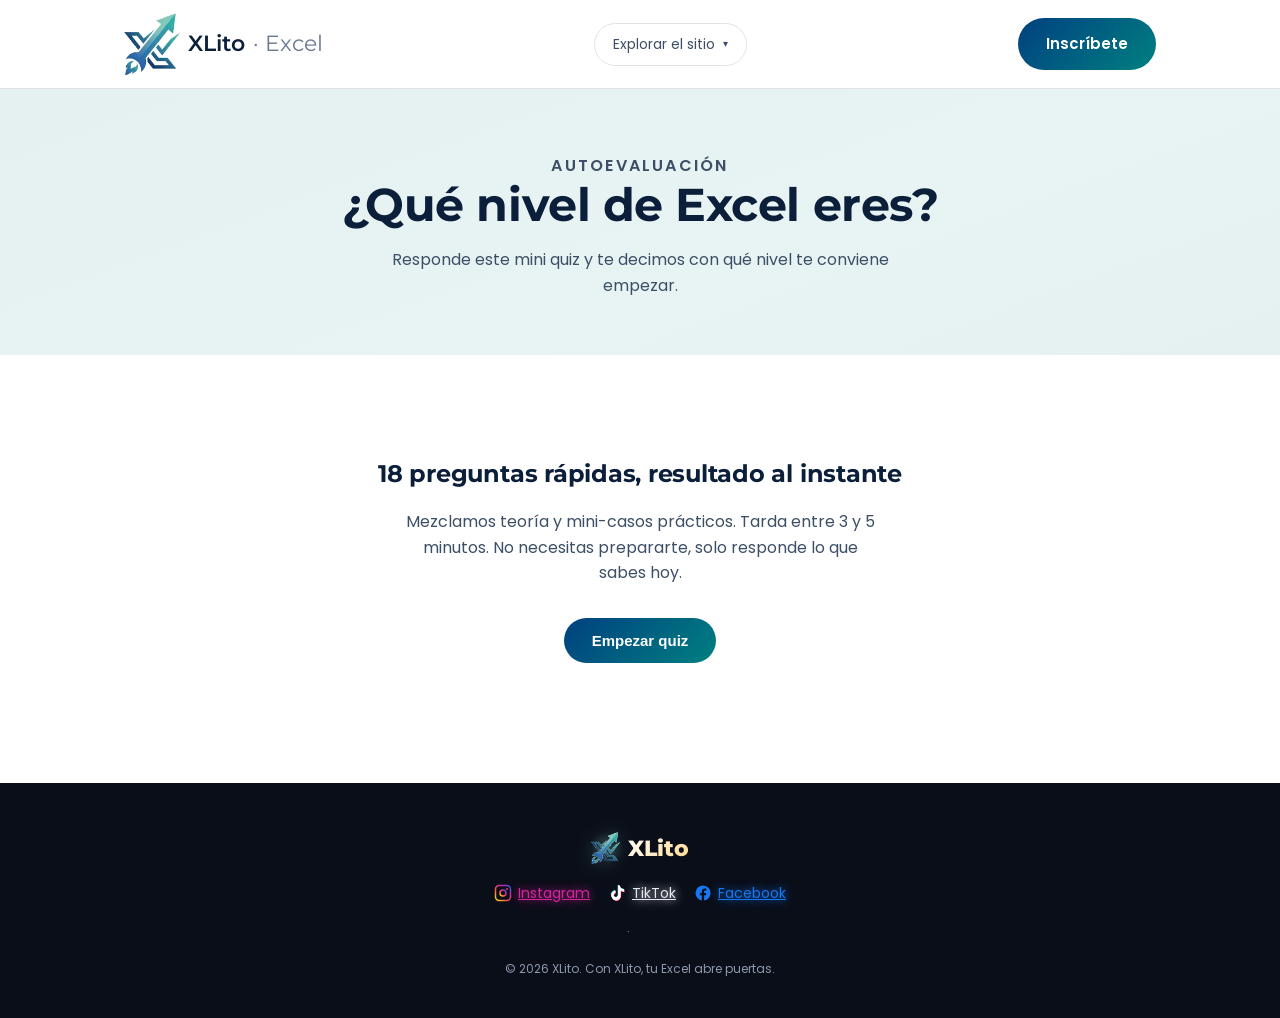
<file: quiz.html>
<!DOCTYPE html>
<html lang="es">
<head>
<meta charset="UTF-8">
<meta name="viewport" content="width=device-width, initial-scale=1.0">
<title>¿Qué nivel soy? — XLito</title>
<link rel="stylesheet" href="styles.css">
<link rel="icon" type="image/png" href="assets/favicon.png">
<style>
  .quiz-wrap{max-width:680px; margin:0 auto;}
  .progress-track{width:100%; height:6px; background:var(--bg-alt); border-radius:999px; overflow:hidden; margin-bottom:36px;}
  .progress-fill{height:100%; background:var(--ink); border-radius:999px; width:0%; transition:width .4s ease;}
  .progress-label{font-size:12px; color:var(--muted); margin-bottom:8px; text-align:right;}

  .q-card{opacity:0; transform:translateY(14px); transition:opacity .35s ease, transform .35s ease;}
  .q-card.active{opacity:1; transform:translateY(0);}
  .q-block-tag{font-size:11px; text-transform:uppercase; letter-spacing:.1em; color:var(--muted); font-weight:600; margin-bottom:10px;}
  .q-text{font-size:20px; font-family:var(--serif); margin-bottom:24px; line-height:1.4;}
  .q-case{background:var(--bg-alt); border-radius:var(--radius); padding:14px 18px; font-size:14px; color:var(--ink-soft); margin-bottom:18px; font-family:var(--sans);}

  .opt{display:block; width:100%; text-align:left; padding:14px 18px; margin-bottom:10px; border:1px solid var(--line); border-radius:var(--radius); background:var(--bg); font-family:var(--sans); font-size:15px; color:var(--ink); cursor:pointer; transition:background .15s ease, border-color .15s ease, transform .1s ease;}
  .opt:hover{background:var(--bg-alt); transform:translateX(2px);}
  .opt.correct{background:#e8f5ec; border-color:#4a9e64; color:#1e5c33; animation:pop .3s ease;}
  .opt.wrong{background:#fbeaea; border-color:#c85c5c; color:#8a2f2f; animation:shake .3s ease;}
  .opt.disabled{pointer-events:none;}
  .opt.faded{opacity:.45;}
  @keyframes pop{0%{transform:scale(1);}50%{transform:scale(1.02);}100%{transform:scale(1);}}
  @keyframes shake{0%,100%{transform:translateX(0);}25%{transform:translateX(-4px);}75%{transform:translateX(4px);}}

  .quiz-intro{text-align:center; padding:20px 0;}
  .quiz-intro h1{font-size:clamp(30px,4.5vw,42px); margin-bottom:16px;}
  .quiz-intro p{color:var(--ink-soft); font-size:16px; max-width:480px; margin:0 auto 32px;}

  .result-wrap{text-align:center; padding:20px 0;}
  .result-badge{display:inline-block; font-family:var(--serif); font-size:34px; color:var(--ink); border:1px solid var(--line); border-radius:16px; padding:28px 40px; margin:20px 0 28px; animation:pop .4s ease;}
  .result-sub{font-size:14px; color:var(--muted); margin-bottom:6px; text-transform:uppercase; letter-spacing:.08em;}
  .block-scores{display:grid; grid-template-columns:1fr; gap:14px; max-width:480px; margin:0 auto 32px;}
  @media(min-width:600px){.block-scores{grid-template-columns:repeat(3,1fr);}}
  .block-score{border:1px solid var(--line); border-radius:var(--radius); padding:16px; text-align:center;}
  .block-score .bs-label{font-size:12px; color:var(--muted); text-transform:uppercase; letter-spacing:.05em; margin-bottom:6px;}
  .block-score .bs-pct{font-size:22px; font-family:var(--serif); color:var(--ink);}
  .bar-bg{height:6px; background:var(--bg-alt); border-radius:999px; margin-top:8px; overflow:hidden;}
  .bar-fill{height:100%; background:var(--ink); border-radius:999px; width:0%; transition:width 1s ease;}
</style>
</head>
<body>

<nav>
  <div class="wrap">
    <a href="index.html" class="logo-mark" style="display:flex; align-items:center; gap:8px;"><img src="assets/logo-icon.png" alt="XLito" style="height:62px; width:auto; margin:-10px 0;">XLito <span>· Excel</span></a>
    <div class="nav-menu">
      <button class="nav-menu-btn" id="nav-menu-btn" aria-expanded="false" aria-controls="nav-panel">Explorar el sitio <span class="chev">▾</span></button>
      <div class="nav-panel" id="nav-panel">
        <div><p class="nav-group-title">El curso</p>
          <a href="niveles.html">Niveles, temarios y precios</a>
          <a href="como-funciona.html">Cómo funciona</a>
        </div>
        <div><p class="nav-group-title">Conócenos</p>
          <a href="nosotros.html">Sobre XLito</a>
          <a href="testimonios.html">Testimonios</a>
          <a href="faq.html">Preguntas frecuentes</a>
        </div>
        <div><p class="nav-group-title">Empieza</p>
          <a href="recursos.html">Recursos gratis</a>
          <a href="quiz.html" class="current">¿Qué nivel soy?</a>
          <a href="juego-cohete.html">Juega: Cohete XLito</a>
          <a href="juego-memorama.html">Juega: Memorama</a>
          <a href="juego-atajos.html">Juega: Typing de atajos</a>
          <a href="inscripcion.html">Inscripción</a>
        </div>
      </div>
    </div>
    <a href="inscripcion.html" class="btn">Inscríbete</a>
  </div>
</nav>

<header class="page-hero">
  <div class="wrap">
    <p class="eyebrow">Autoevaluación</p>
    <h1>¿Qué nivel de Excel eres?</h1>
    <p>Responde este mini quiz y te decimos con qué nivel te conviene empezar.</p>
  </div>
</header>

<section>
  <div class="wrap quiz-wrap">

    <div id="quiz-intro" class="quiz-intro">
      <h1 style="font-size:24px;">18 preguntas rápidas, resultado al instante</h1>
      <p>Mezclamos teoría y mini-casos prácticos. Tarda entre 3 y 5 minutos. No necesitas prepararte, solo responde lo que sabes hoy.</p>
      <button class="btn" id="start-btn">Empezar quiz</button>
    </div>

    <div id="quiz-body" style="display:none;">
      <div class="progress-label" id="progress-label">Pregunta 1 de 18</div>
      <div class="progress-track"><div class="progress-fill" id="progress-fill"></div></div>
      <div id="question-container"></div>
    </div>

    <div id="quiz-result" class="result-wrap" style="display:none;"></div>

  </div>
</section>

<footer>
  <div class="wrap">
    <div class="footer-logo" id="footer-logo" style="display:flex; align-items:center; justify-content:center; gap:8px;"><img src="assets/logo-icon.png" alt="" style="height:32px; width:auto;"><span style="font-family:var(--serif); font-weight:800; font-size:22px; background:linear-gradient(135deg, #ffffff, #ffd88a); -webkit-background-clip:text; background-clip:text; color:transparent;">XLito</span></div>
    <div class="socials"><a href="https://www.instagram.com/xlito_excel" target="_blank" rel="noopener" class="social-link" style="display:inline-flex; align-items:center; gap:6px; color:#D6249F;"><svg width="18" height="18" viewBox="0 0 24 24"><defs><linearGradient id="igGrad" x1="0%" y1="100%" x2="100%" y2="0%"><stop offset="0%" stop-color="#FEE411"/><stop offset="35%" stop-color="#FD5949"/><stop offset="70%" stop-color="#D6249F"/><stop offset="100%" stop-color="#285AEB"/></linearGradient></defs><rect x="2" y="2" width="20" height="20" rx="5" fill="none" stroke="url(#igGrad)" stroke-width="2"/><circle cx="12" cy="12" r="4" fill="none" stroke="url(#igGrad)" stroke-width="2"/><circle cx="17.5" cy="6.5" r="1.2" fill="url(#igGrad)"/></svg> Instagram</a><a href="https://www.tiktok.com/@xlito_excel" target="_blank" rel="noopener" class="social-link" style="display:inline-flex; align-items:center; gap:6px; color:#e5e9ef;"><svg width="18" height="18" viewBox="0 0 24 24" fill="#000"><path d="M12.5 2h3.2c.2 1.6 1.1 3 2.4 3.9 1 .7 2.2 1.1 3.4 1.1v3.3c-1.6 0-3.1-.4-4.5-1.2v6.6c0 3.4-2.8 6.3-6.3 6.3S4.4 18.1 4.4 14.7c0-3.2 2.5-5.9 5.6-6.2v3.4c-1.3.3-2.3 1.5-2.3 2.9 0 1.6 1.3 2.9 2.9 2.9s2.9-1.3 2.9-2.9V2z" fill="#25F4EE" transform="translate(-0.6,-0.6)"/><path d="M12.5 2h3.2c.2 1.6 1.1 3 2.4 3.9 1 .7 2.2 1.1 3.4 1.1v3.3c-1.6 0-3.1-.4-4.5-1.2v6.6c0 3.4-2.8 6.3-6.3 6.3S4.4 18.1 4.4 14.7c0-3.2 2.5-5.9 5.6-6.2v3.4c-1.3.3-2.3 1.5-2.3 2.9 0 1.6 1.3 2.9 2.9 2.9s2.9-1.3 2.9-2.9V2z" fill="#FE2C55" transform="translate(0.6,0.6)"/><path d="M12.5 2h3.2c.2 1.6 1.1 3 2.4 3.9 1 .7 2.2 1.1 3.4 1.1v3.3c-1.6 0-3.1-.4-4.5-1.2v6.6c0 3.4-2.8 6.3-6.3 6.3S4.4 18.1 4.4 14.7c0-3.2 2.5-5.9 5.6-6.2v3.4c-1.3.3-2.3 1.5-2.3 2.9 0 1.6 1.3 2.9 2.9 2.9s2.9-1.3 2.9-2.9V2z" fill="#fff"/></svg> TikTok</a><a href="https://www.facebook.com/profile.php?id=61592092803394" target="_blank" rel="noopener" class="social-link" style="display:inline-flex; align-items:center; gap:6px; color:#1877F2;"><svg width="18" height="18" viewBox="0 0 24 24" fill="#1877F2"><path d="M22 12a10 10 0 1 0-11.6 9.9v-7H7.9V12h2.5V9.8c0-2.5 1.5-3.9 3.8-3.9 1.1 0 2.2.2 2.2.2v2.5h-1.3c-1.2 0-1.6.8-1.6 1.6V12h2.8l-.4 2.9h-2.4v7A10 10 0 0 0 22 12z"/></svg> Facebook</a></div>
    <p style="font-size:13px; color:var(--ink-soft);"><a href="mailto:xlito.excel@gmail.com" class="social-link" style="color:#cdd8e6;"><svg width="16" height="16" viewBox="0 0 24 24" style="vertical-align:-3px; margin-right:4px;"><path d="M2 6.5v11A2.5 2.5 0 0 0 4.5 20H8V11.8L12 15l4-3.2V20h3.5a2.5 2.5 0 0 0 2.5-2.5v-11L12 13.5z" fill="#EA4335"/><path d="M8 20v-8.2L2 7.3V17.5A2.5 2.5 0 0 0 4.5 20H8z" fill="#4285F4"/><path d="M16 20v-8.2l6-4.5V17.5A2.5 2.5 0 0 1 19.5 20H16z" fill="#34A853"/><path d="M2 7.3l10 7.7 10-7.7-1.2-.9a2.4 2.4 0 0 0-2.9 0L12 10.3 6.1 6.4a2.4 2.4 0 0 0-2.9 0z" fill="#FBBC05"/></svg>xlito.excel@gmail.com</a> &nbsp;·&nbsp; <a href="https://wa.me/525567896394?text=Hola%2C%20me%20interesa%20el%20curso%20de%20Excel%20de%20XLito" target="_blank" rel="noopener" class="social-link" style="color:#25D366;"><svg width="16" height="16" viewBox="0 0 24 24" fill="currentColor" style="vertical-align:-3px; margin-right:4px;"><path d="M12 2a10 10 0 0 0-8.5 15.2L2 22l4.9-1.5A10 10 0 1 0 12 2zm5.6 14.3c-.2.6-1.4 1.2-2 1.3-.5.1-1.1.1-1.8-.1-.4-.1-1-.3-1.6-.6-2.9-1.2-4.7-4.1-4.9-4.3-.1-.2-1.2-1.6-1.2-3 0-1.4.7-2.1 1-2.4.3-.3.6-.3.8-.3h.6c.2 0 .4 0 .6.5.2.5.7 1.8.8 1.9.1.2.1.4 0 .6-.1.2-.2.3-.4.5-.2.2-.4.4-.5.6-.2.2-.4.4-.2.7.2.3.9 1.5 2 2.4 1.3 1.2 2.4 1.6 2.8 1.7.3.1.5.1.7-.1.2-.2.8-.9 1-1.2.2-.3.5-.2.8-.1.3.1 1.9.9 2.2 1.1.3.1.5.2.6.3.1.2.1.9-.1 1.5z"/></svg>Escríbenos por WhatsApp</a></p>
    <p class="fine">© 2026 XLito. Con XLito, tu Excel abre puertas.</p>
  </div>
</footer>
<script src="nav.js"></script>
<script src="effects.js"></script>
<script>
var QUESTIONS = [
  {block:"introductorio", text:"¿Qué combinación de teclas guarda un archivo en Excel?", options:["Ctrl+G","Ctrl+P","Ctrl+B","Alt+F4"], correct:0},
  {block:"introductorio", text:"Ves el error #REF! en una celda. ¿Qué significa generalmente?", options:["Que falta cerrar un paréntesis","Que la fórmula hace referencia a una celda que ya no existe","Que el número es muy grande","Que hay texto donde debería haber un número"], correct:1},
  {block:"introductorio", case:"Quieres que el texto \"Total: 500\" se vea en negritas y con fondo amarillo.", text:"¿Qué usarías?", options:["Formato de celdas","Validación de datos","Tabla dinámica","Macro"], correct:0},
  {block:"introductorio", text:"¿Cuál es la fórmula correcta para sumar las celdas A1 y B1?", options:["=A1+B1","=SUMA A1,B1","A1+B1=","=A1&B1"], correct:0},
  {block:"introductorio", text:"¿Qué diferencia hay entre un libro y una hoja en Excel?", options:["Son lo mismo","El libro es el archivo completo; la hoja es una de sus pestañas","La hoja es el archivo; el libro es una pestaña","El libro solo sirve para imprimir"], correct:1},
  {block:"introductorio", case:"Insertaste una imagen en tu hoja y al cambiar el ancho de las columnas, la imagen se deforma.", text:"¿Qué deberías haber ajustado antes?", options:["El tamaño de fuente","Las propiedades de anclaje/tamaño de la imagen","El color de fondo","Nada, es normal"], correct:1},

  {block:"basico", case:"Tienes una lista de 50 ventas y quieres saber cuántas fueron mayores a $1,000.", text:"¿Qué función usarías?", options:["SUMA","PROMEDIO","CONTAR.SI","BUSCARV"], correct:2},
  {block:"basico", text:"¿Qué hace la función SI en Excel?", options:["Suma valores que cumplen una condición","Evalúa una condición y devuelve un resultado u otro","Busca un valor en otra hoja","Cuenta celdas vacías"], correct:1},
  {block:"basico", case:"Copiaste la fórmula =A1*B1 hacia abajo y los resultados salieron mal.", text:"¿Qué probablemente necesitabas usar?", options:["Una referencia absoluta ($)","Una tabla dinámica","Formato condicional","Un gráfico"], correct:0},
  {block:"basico", text:"¿Para qué sirve el formato condicional?", options:["Para proteger una hoja con contraseña","Para resaltar celdas automáticamente según una regla","Para ordenar datos","Para crear una macro"], correct:1},
  {block:"basico", text:"¿Cuál es la diferencia entre ordenar y filtrar datos?", options:["Son lo mismo","Ordenar cambia el orden visual; filtrar oculta filas que no cumplen una condición","Filtrar borra datos; ordenar los conserva","Ordenar solo funciona con números"], correct:1},
  {block:"basico", case:"Quieres unir \"Juan\" y \"Pérez\" en una sola celda como \"Juan Pérez\".", text:"¿Qué usarías?", options:["BUSCARV","El operador \"&\" o CONCATENAR","Formato condicional","Tabla dinámica"], correct:1},

  {block:"intermedio", case:"Tienes una lista de empleados en una hoja y sus sueldos en otra.", text:"¿Qué función te ayuda a traer el sueldo correcto a la primera hoja?", options:["SUMA","BUSCARV o BUSCARX","CONTAR","Formato condicional"], correct:1},
  {block:"intermedio", text:"¿Qué ventaja tiene BUSCARX sobre BUSCARV?", options:["Ninguna, son iguales","Puede buscar en cualquier dirección, no solo hacia la derecha","Solo funciona con texto","Es más lento"], correct:1},
  {block:"intermedio", text:"¿Qué te permite resumir miles de filas de datos en pocos clics, sin escribir fórmulas?", options:["Una tabla dinámica","Formato de celdas","Un comentario","Congelar paneles"], correct:0},
  {block:"intermedio", case:"Haces la misma tarea repetitiva en Excel cada semana y quieres automatizarla.", text:"¿Qué herramienta te ayuda?", options:["Una macro","Un gráfico dinámico","Validación de datos","Formato condicional"], correct:0},
  {block:"intermedio", text:"¿Qué es una referencia absoluta y para qué sirve?", options:["Una celda que nunca se puede editar","Una referencia que no cambia al copiar la fórmula (se fija con $)","Un tipo de gráfico","Una función de texto"], correct:1},
  {block:"intermedio", case:"Necesitas saber cuántos días faltan para una fecha límite.", text:"¿Qué tipo de función usarías?", options:["Una función de texto","Una función de fecha (como diferencia entre fechas)","BUSCARV","Formato condicional"], correct:1}
];

var current = 0;
var scores = {introductorio:{correct:0,total:0}, basico:{correct:0,total:0}, intermedio:{correct:0,total:0}};
QUESTIONS.forEach(function(q){ scores[q.block].total++; });

document.getElementById('start-btn').addEventListener('click', function(){
  document.getElementById('quiz-intro').style.display = 'none';
  document.getElementById('quiz-body').style.display = 'block';
  renderQuestion();
});

function renderQuestion(){
  var q = QUESTIONS[current];
  var container = document.getElementById('question-container');
  var pct = Math.round((current / QUESTIONS.length) * 100);
  document.getElementById('progress-fill').style.width = pct + '%';
  document.getElementById('progress-label').textContent = 'Pregunta ' + (current+1) + ' de ' + QUESTIONS.length;

  var blockNames = {introductorio:'Introductorio', basico:'Básico', intermedio:'Intermedio'};
  var html = '<div class="q-card" id="q-card">';
  html += '<div class="q-block-tag">' + blockNames[q.block] + '</div>';
  if(q.case){ html += '<div class="q-case">' + q.case + '</div>'; }
  html += '<div class="q-text">' + q.text + '</div>';
  q.options.forEach(function(opt, i){
    html += '<button class="opt" data-index="' + i + '">' + opt + '</button>';
  });
  html += '</div>';
  container.innerHTML = html;

  requestAnimationFrame(function(){
    document.getElementById('q-card').classList.add('active');
  });

  container.querySelectorAll('.opt').forEach(function(btn){
    btn.addEventListener('click', function(){ selectAnswer(parseInt(btn.dataset.index)); });
  });
}

function selectAnswer(idx){
  var q = QUESTIONS[current];
  var buttons = document.querySelectorAll('#question-container .opt');
  buttons.forEach(function(b){ b.classList.add('disabled'); });

  buttons[idx].classList.add(idx === q.correct ? 'correct' : 'wrong');
  if(idx !== q.correct){ buttons[q.correct].classList.add('correct'); }
  buttons.forEach(function(b, i){
    if(i !== idx && i !== q.correct){ b.classList.add('faded'); }
  });

  if(idx === q.correct){ scores[q.block].correct++; }

  setTimeout(function(){
    current++;
    if(current < QUESTIONS.length){
      renderQuestion();
    } else {
      showResult();
    }
  }, 900);
}

function showResult(){
  document.getElementById('quiz-body').style.display = 'none';
  var resultEl = document.getElementById('quiz-result');
  resultEl.style.display = 'block';

  var pcts = {};
  Object.keys(scores).forEach(function(k){
    pcts[k] = Math.round((scores[k].correct / scores[k].total) * 100);
  });

  var level = 'Introductorio';
  var levelPage = 'niveles.html';
  if(pcts.introductorio >= 70 && pcts.basico >= 70 && pcts.intermedio >= 60){
    level = 'Intermedio';
  } else if(pcts.introductorio >= 70 && pcts.basico >= 60){
    level = 'Básico';
  } else {
    level = 'Introductorio';
  }

  var html = '<p class="result-sub">Tu nivel recomendado es</p>';
  html += '<div class="result-badge">' + level + '</div>';
  html += '<div class="block-scores">';
  var labels = {introductorio:'Introductorio', basico:'Básico', intermedio:'Intermedio'};
  Object.keys(labels).forEach(function(k){
    html += '<div class="block-score"><div class="bs-label">' + labels[k] + '</div><div class="bs-pct">' + pcts[k] + '%</div><div class="bar-bg"><div class="bar-fill" data-pct="' + pcts[k] + '"></div></div></div>';
  });
  html += '</div>';
  html += '<a href="inscripcion.html" class="btn">Inscribirme en ' + level + '</a>';

  resultEl.innerHTML = html;

  setTimeout(function(){
    resultEl.querySelectorAll('.bar-fill').forEach(function(bar){
      bar.style.width = bar.dataset.pct + '%';
    });
  }, 100);
}
</script>
</body>
</html>
</file>
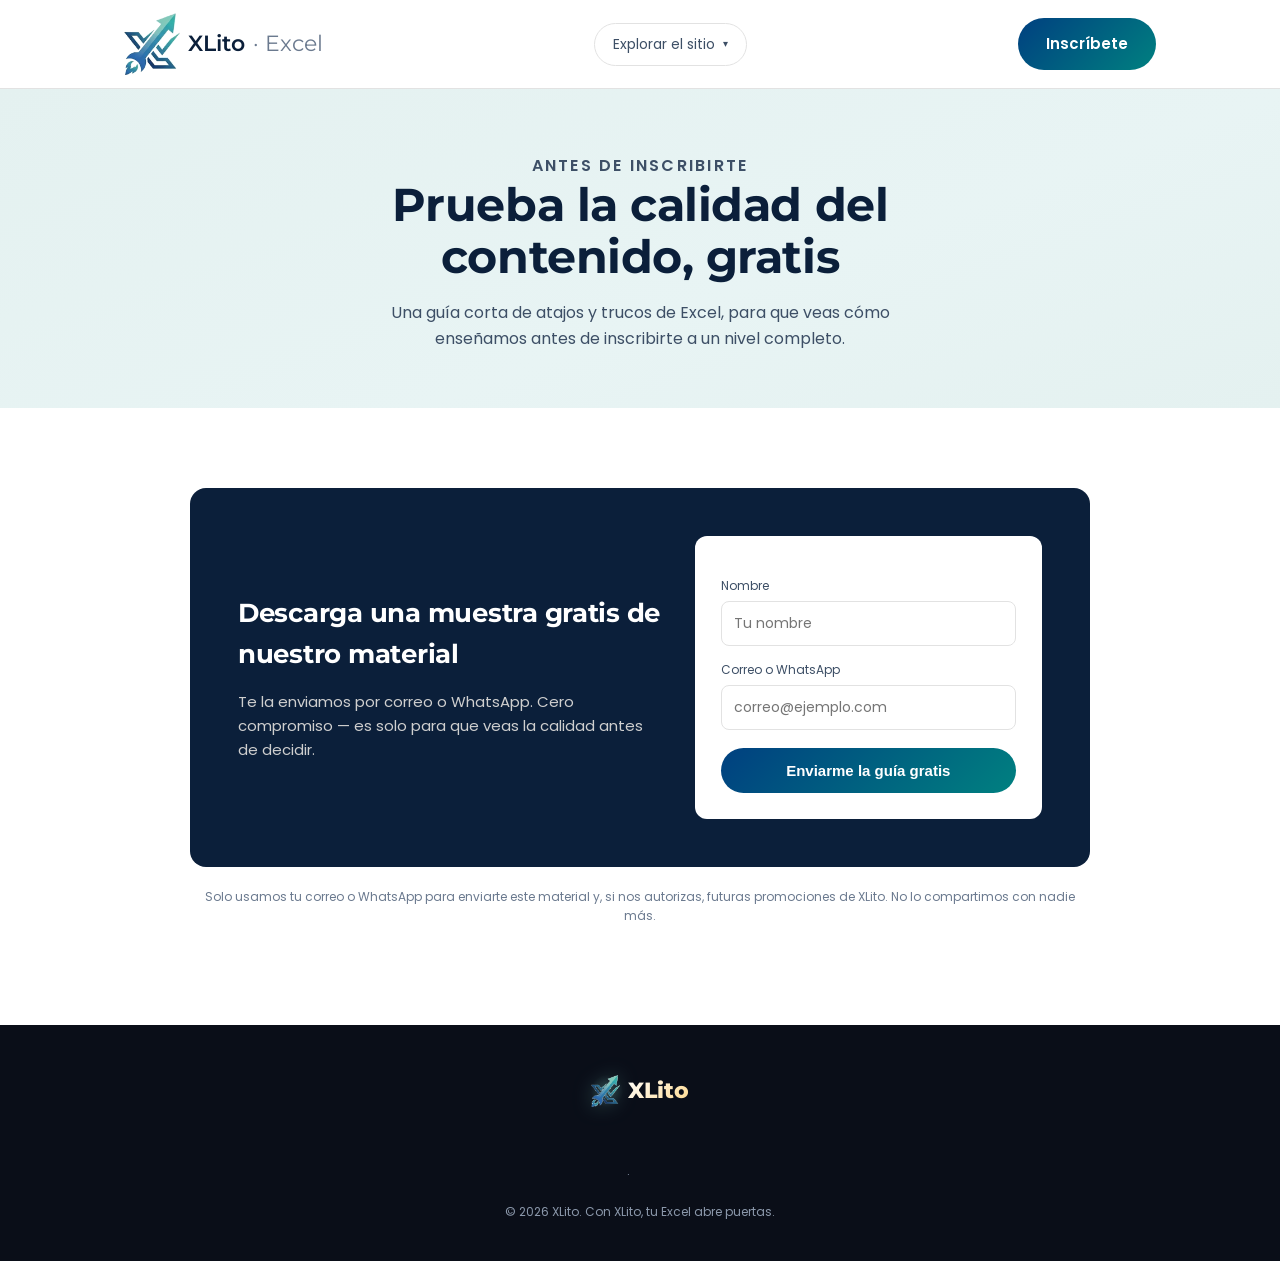
<file: recursos.html>
<!DOCTYPE html>
<html lang="es">
<head>
<meta charset="UTF-8">
<meta name="viewport" content="width=device-width, initial-scale=1.0">
<title>Recursos gratis — XLito</title>
<link rel="stylesheet" href="styles.css">
<link rel="icon" type="image/png" href="assets/favicon.png">
<style>
  .lead-box{display:grid; grid-template-columns:1fr; gap:32px; align-items:center; background:var(--ink); color:#fff; border-radius:16px; padding:48px; max-width:900px; margin:0 auto;}
  @media(min-width:760px){.lead-box{grid-template-columns:1.1fr .9fr;}}
  .lead-box h2{color:#fff; font-size:26px; margin-bottom:14px;}
  .lead-box p{color:#cfcfcf; font-size:15px; margin-bottom:0;}
  .lead-form{background:#fff; border-radius:12px; padding:26px; color:var(--ink);}
  .lead-form label{display:block; font-size:12px; margin:14px 0 6px; color:var(--ink-soft);}
  .lead-form input{width:100%; padding:11px 12px; border:1px solid var(--line); border-radius:8px; font-size:14px; font-family:var(--sans);}
  .lead-form .btn{width:100%; margin-top:18px; text-align:center;}
  .privacy-note{max-width:900px; margin:20px auto 0; font-size:12px; color:var(--muted); text-align:center;}
</style>
</head>
<body>

<nav>
  <div class="wrap">
    <a href="index.html" class="logo-mark" style="display:flex; align-items:center; gap:8px;"><img src="assets/logo-icon.png" alt="XLito" style="height:62px; width:auto; margin:-10px 0;">XLito <span>· Excel</span></a>
    <div class="nav-menu">
      <button class="nav-menu-btn" id="nav-menu-btn" aria-expanded="false" aria-controls="nav-panel">Explorar el sitio <span class="chev">▾</span></button>
      <div class="nav-panel" id="nav-panel">
        <div><p class="nav-group-title">El curso</p>
          <a href="niveles.html">Niveles, temarios y precios</a>
          <a href="como-funciona.html">Cómo funciona</a>
        </div>
        <div><p class="nav-group-title">Conócenos</p>
          <a href="nosotros.html">Sobre XLito</a>
          <a href="testimonios.html">Testimonios</a>
          <a href="faq.html">Preguntas frecuentes</a>
        </div>
        <div><p class="nav-group-title">Empieza</p>
          <a href="recursos.html" class="current">Recursos gratis</a>
          <a href="quiz.html">¿Qué nivel soy?</a>
          <a href="juego-cohete.html">Juega: Cohete XLito</a>
          <a href="juego-memorama.html">Juega: Memorama</a>
          <a href="juego-atajos.html">Juega: Trivia XLito</a>
          <a href="inscripcion.html">Inscripción</a>
        </div>
      </div>
    </div>
    <a href="inscripcion.html" class="btn">Inscríbete</a>
  </div>
</nav>

<header class="page-hero">
  <div class="wrap">
    <p class="eyebrow">Antes de inscribirte</p>
    <h1>Prueba la calidad del contenido, gratis</h1>
    <p>Una guía corta de atajos y trucos de Excel, para que veas cómo enseñamos antes de inscribirte a un nivel completo.</p>
  </div>
</header>

<section>
  <div class="wrap">
    <div class="lead-box">
      <div>
        <h2>Descarga una muestra gratis de nuestro material</h2>
        <p>Te la enviamos por correo o WhatsApp. Cero compromiso — es solo para que veas la calidad antes de decidir.</p>
      </div>
      <form class="lead-form" action="https://formsubmit.co/xlito.excel@gmail.com" method="POST">
        <input type="hidden" name="_subject" value="Nuevo lead — guia gratis XLito">
        <input type="hidden" name="_template" value="table">
        <input type="hidden" name="_captcha" value="false">
        <input type="hidden" name="_next" value="https://xlitoexcel.github.io/Sitio-web-XLito-2.0/gracias.html">
        <label for="lead-nombre">Nombre</label>
        <input id="lead-nombre" name="Nombre" type="text" placeholder="Tu nombre" required>
        <label for="lead-correo">Correo o WhatsApp</label>
        <input id="lead-correo" name="Correo o WhatsApp" type="text" placeholder="correo@ejemplo.com" required>
        <button class="btn" type="submit">Enviarme la guía gratis</button>
      </form>
    </div>
    <p class="privacy-note">Solo usamos tu correo o WhatsApp para enviarte este material y, si nos autorizas, futuras promociones de XLito. No lo compartimos con nadie más.</p>
  </div>
</section>

<footer>
  <div class="wrap">
    <div class="footer-logo" id="footer-logo" style="display:flex; align-items:center; justify-content:center; gap:8px;"><img src="assets/logo-icon.png" alt="" style="height:32px; width:auto;"><span style="font-family:var(--serif); font-weight:800; font-size:22px; background:linear-gradient(135deg, #ffffff, #ffd88a); -webkit-background-clip:text; background-clip:text; color:transparent;">XLito</span></div>
    <div class="socials"><a href="https://www.instagram.com/xlito_excel" target="_blank" rel="noopener" class="social-link" style="display:inline-flex; align-items:center; gap:6px; color:#D6249F;"><svg width="18" height="18" viewBox="0 0 24 24"><defs><linearGradient id="igGrad" x1="0%" y1="100%" x2="100%" y2="0%"><stop offset="0%" stop-color="#FEE411"/><stop offset="35%" stop-color="#FD5949"/><stop offset="70%" stop-color="#D6249F"/><stop offset="100%" stop-color="#285AEB"/></linearGradient></defs><rect x="2" y="2" width="20" height="20" rx="5" fill="none" stroke="url(#igGrad)" stroke-width="2"/><circle cx="12" cy="12" r="4" fill="none" stroke="url(#igGrad)" stroke-width="2"/><circle cx="17.5" cy="6.5" r="1.2" fill="url(#igGrad)"/></svg> Instagram</a><a href="https://www.tiktok.com/@xlito_excel" target="_blank" rel="noopener" class="social-link" style="display:inline-flex; align-items:center; gap:6px; color:#e5e9ef;"><svg width="18" height="18" viewBox="0 0 24 24" fill="#000"><path d="M12.5 2h3.2c.2 1.6 1.1 3 2.4 3.9 1 .7 2.2 1.1 3.4 1.1v3.3c-1.6 0-3.1-.4-4.5-1.2v6.6c0 3.4-2.8 6.3-6.3 6.3S4.4 18.1 4.4 14.7c0-3.2 2.5-5.9 5.6-6.2v3.4c-1.3.3-2.3 1.5-2.3 2.9 0 1.6 1.3 2.9 2.9 2.9s2.9-1.3 2.9-2.9V2z" fill="#25F4EE" transform="translate(-0.6,-0.6)"/><path d="M12.5 2h3.2c.2 1.6 1.1 3 2.4 3.9 1 .7 2.2 1.1 3.4 1.1v3.3c-1.6 0-3.1-.4-4.5-1.2v6.6c0 3.4-2.8 6.3-6.3 6.3S4.4 18.1 4.4 14.7c0-3.2 2.5-5.9 5.6-6.2v3.4c-1.3.3-2.3 1.5-2.3 2.9 0 1.6 1.3 2.9 2.9 2.9s2.9-1.3 2.9-2.9V2z" fill="#FE2C55" transform="translate(0.6,0.6)"/><path d="M12.5 2h3.2c.2 1.6 1.1 3 2.4 3.9 1 .7 2.2 1.1 3.4 1.1v3.3c-1.6 0-3.1-.4-4.5-1.2v6.6c0 3.4-2.8 6.3-6.3 6.3S4.4 18.1 4.4 14.7c0-3.2 2.5-5.9 5.6-6.2v3.4c-1.3.3-2.3 1.5-2.3 2.9 0 1.6 1.3 2.9 2.9 2.9s2.9-1.3 2.9-2.9V2z" fill="#fff"/></svg> TikTok</a><a href="https://www.facebook.com/profile.php?id=61592092803394" target="_blank" rel="noopener" class="social-link" style="display:inline-flex; align-items:center; gap:6px; color:#1877F2;"><svg width="18" height="18" viewBox="0 0 24 24" fill="#1877F2"><path d="M22 12a10 10 0 1 0-11.6 9.9v-7H7.9V12h2.5V9.8c0-2.5 1.5-3.9 3.8-3.9 1.1 0 2.2.2 2.2.2v2.5h-1.3c-1.2 0-1.6.8-1.6 1.6V12h2.8l-.4 2.9h-2.4v7A10 10 0 0 0 22 12z"/></svg> Facebook</a></div>
    <p style="font-size:13px; color:var(--ink-soft);"><a href="mailto:xlito.excel@gmail.com" class="social-link" style="color:#cdd8e6;"><svg width="16" height="16" viewBox="0 0 24 24" style="vertical-align:-3px; margin-right:4px;"><path d="M2 6.5v11A2.5 2.5 0 0 0 4.5 20H8V11.8L12 15l4-3.2V20h3.5a2.5 2.5 0 0 0 2.5-2.5v-11L12 13.5z" fill="#EA4335"/><path d="M8 20v-8.2L2 7.3V17.5A2.5 2.5 0 0 0 4.5 20H8z" fill="#4285F4"/><path d="M16 20v-8.2l6-4.5V17.5A2.5 2.5 0 0 1 19.5 20H16z" fill="#34A853"/><path d="M2 7.3l10 7.7 10-7.7-1.2-.9a2.4 2.4 0 0 0-2.9 0L12 10.3 6.1 6.4a2.4 2.4 0 0 0-2.9 0z" fill="#FBBC05"/></svg>xlito.excel@gmail.com</a> &nbsp;·&nbsp; <a href="https://wa.me/525567896394?text=Hola%2C%20me%20interesa%20el%20curso%20de%20Excel%20de%20XLito" target="_blank" rel="noopener" class="social-link" style="color:#25D366;"><svg width="16" height="16" viewBox="0 0 24 24" fill="currentColor" style="vertical-align:-3px; margin-right:4px;"><path d="M12 2a10 10 0 0 0-8.5 15.2L2 22l4.9-1.5A10 10 0 1 0 12 2zm5.6 14.3c-.2.6-1.4 1.2-2 1.3-.5.1-1.1.1-1.8-.1-.4-.1-1-.3-1.6-.6-2.9-1.2-4.7-4.1-4.9-4.3-.1-.2-1.2-1.6-1.2-3 0-1.4.7-2.1 1-2.4.3-.3.6-.3.8-.3h.6c.2 0 .4 0 .6.5.2.5.7 1.8.8 1.9.1.2.1.4 0 .6-.1.2-.2.3-.4.5-.2.2-.4.4-.5.6-.2.2-.4.4-.2.7.2.3.9 1.5 2 2.4 1.3 1.2 2.4 1.6 2.8 1.7.3.1.5.1.7-.1.2-.2.8-.9 1-1.2.2-.3.5-.2.8-.1.3.1 1.9.9 2.2 1.1.3.1.5.2.6.3.1.2.1.9-.1 1.5z"/></svg>Escríbenos por WhatsApp</a></p>
    <p class="fine">© 2026 XLito. Con XLito, tu Excel abre puertas.</p>
  </div>
</footer>
<script src="nav.js"></script>
<script src="effects.js"></script>
</body>
</html>
</file>
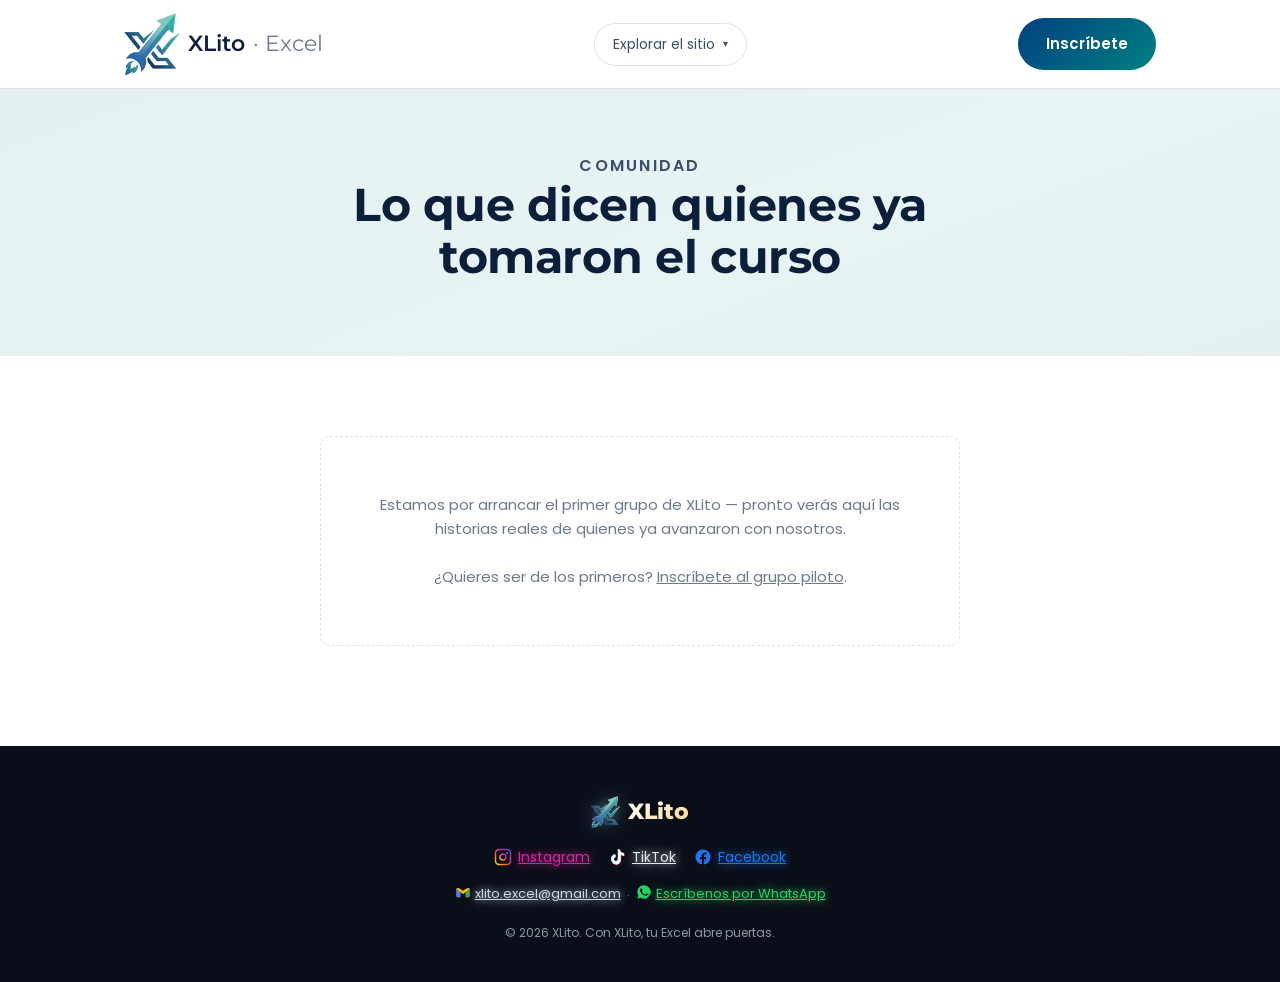
<file: testimonios.html>
<!DOCTYPE html>
<html lang="es">
<head>
<meta charset="UTF-8">
<meta name="viewport" content="width=device-width, initial-scale=1.0">
<title>Testimonios — XLito</title>
<link rel="stylesheet" href="styles.css">
<link rel="icon" type="image/png" href="assets/favicon.png">
<style>
  .testi-empty{border:1px dashed var(--line); border-radius:var(--radius); padding:56px 28px; text-align:center; color:var(--muted); font-size:15px; max-width:640px; margin:0 auto;}
</style>
</head>
<body>

<nav>
  <div class="wrap">
    <a href="index.html" class="logo-mark" style="display:flex; align-items:center; gap:8px;"><img src="assets/logo-icon.png" alt="XLito" style="height:62px; width:auto; margin:-10px 0;">XLito <span>· Excel</span></a>
    <div class="nav-menu">
      <button class="nav-menu-btn" id="nav-menu-btn" aria-expanded="false" aria-controls="nav-panel">Explorar el sitio <span class="chev">▾</span></button>
      <div class="nav-panel" id="nav-panel">
        <div><p class="nav-group-title">El curso</p>
          <a href="niveles.html">Niveles, temarios y precios</a>
          <a href="como-funciona.html">Cómo funciona</a>
        </div>
        <div><p class="nav-group-title">Conócenos</p>
          <a href="nosotros.html">Sobre XLito</a>
          <a href="testimonios.html" class="current">Testimonios</a>
          <a href="faq.html">Preguntas frecuentes</a>
        </div>
        <div><p class="nav-group-title">Empieza</p>
          <a href="recursos.html">Recursos gratis</a>
          <a href="quiz.html">¿Qué nivel soy?</a>
          <a href="juego-cohete.html">Juega: Cohete XLito</a>
          <a href="juego-memorama.html">Juega: Memorama</a>
          <a href="juego-atajos.html">Juega: Typing de atajos</a>
          <a href="inscripcion.html">Inscripción</a>
        </div>
      </div>
    </div>
    <a href="inscripcion.html" class="btn">Inscríbete</a>
  </div>
</nav>

<header class="page-hero">
  <div class="wrap">
    <p class="eyebrow">Comunidad</p>
    <h1>Lo que dicen quienes ya tomaron el curso</h1>
  </div>
</header>

<section>
  <div class="wrap">
    <div class="testi-empty">
      Estamos por arrancar el primer grupo de XLito — pronto verás aquí las historias reales de quienes ya avanzaron con nosotros.
      <br><br>
      ¿Quieres ser de los primeros? <a href="inscripcion.html" style="text-decoration:underline;">Inscríbete al grupo piloto</a>.
    </div>
  </div>
</section>

<footer>
  <div class="wrap">
    <div class="footer-logo" id="footer-logo" style="display:flex; align-items:center; justify-content:center; gap:8px;"><img src="assets/logo-icon.png" alt="" style="height:32px; width:auto;"><span style="font-family:var(--serif); font-weight:800; font-size:22px; background:linear-gradient(135deg, #ffffff, #ffd88a); -webkit-background-clip:text; background-clip:text; color:transparent;">XLito</span></div>
    <div class="socials"><a href="https://www.instagram.com/xlito_excel" target="_blank" rel="noopener" class="social-link" style="display:inline-flex; align-items:center; gap:6px; color:#D6249F;"><svg width="18" height="18" viewBox="0 0 24 24"><defs><linearGradient id="igGrad" x1="0%" y1="100%" x2="100%" y2="0%"><stop offset="0%" stop-color="#FEE411"/><stop offset="35%" stop-color="#FD5949"/><stop offset="70%" stop-color="#D6249F"/><stop offset="100%" stop-color="#285AEB"/></linearGradient></defs><rect x="2" y="2" width="20" height="20" rx="5" fill="none" stroke="url(#igGrad)" stroke-width="2"/><circle cx="12" cy="12" r="4" fill="none" stroke="url(#igGrad)" stroke-width="2"/><circle cx="17.5" cy="6.5" r="1.2" fill="url(#igGrad)"/></svg> Instagram</a><a href="https://www.tiktok.com/@xlito_excel" target="_blank" rel="noopener" class="social-link" style="display:inline-flex; align-items:center; gap:6px; color:#e5e9ef;"><svg width="18" height="18" viewBox="0 0 24 24" fill="#000"><path d="M12.5 2h3.2c.2 1.6 1.1 3 2.4 3.9 1 .7 2.2 1.1 3.4 1.1v3.3c-1.6 0-3.1-.4-4.5-1.2v6.6c0 3.4-2.8 6.3-6.3 6.3S4.4 18.1 4.4 14.7c0-3.2 2.5-5.9 5.6-6.2v3.4c-1.3.3-2.3 1.5-2.3 2.9 0 1.6 1.3 2.9 2.9 2.9s2.9-1.3 2.9-2.9V2z" fill="#25F4EE" transform="translate(-0.6,-0.6)"/><path d="M12.5 2h3.2c.2 1.6 1.1 3 2.4 3.9 1 .7 2.2 1.1 3.4 1.1v3.3c-1.6 0-3.1-.4-4.5-1.2v6.6c0 3.4-2.8 6.3-6.3 6.3S4.4 18.1 4.4 14.7c0-3.2 2.5-5.9 5.6-6.2v3.4c-1.3.3-2.3 1.5-2.3 2.9 0 1.6 1.3 2.9 2.9 2.9s2.9-1.3 2.9-2.9V2z" fill="#FE2C55" transform="translate(0.6,0.6)"/><path d="M12.5 2h3.2c.2 1.6 1.1 3 2.4 3.9 1 .7 2.2 1.1 3.4 1.1v3.3c-1.6 0-3.1-.4-4.5-1.2v6.6c0 3.4-2.8 6.3-6.3 6.3S4.4 18.1 4.4 14.7c0-3.2 2.5-5.9 5.6-6.2v3.4c-1.3.3-2.3 1.5-2.3 2.9 0 1.6 1.3 2.9 2.9 2.9s2.9-1.3 2.9-2.9V2z" fill="#fff"/></svg> TikTok</a><a href="https://www.facebook.com/profile.php?id=61592092803394" target="_blank" rel="noopener" class="social-link" style="display:inline-flex; align-items:center; gap:6px; color:#1877F2;"><svg width="18" height="18" viewBox="0 0 24 24" fill="#1877F2"><path d="M22 12a10 10 0 1 0-11.6 9.9v-7H7.9V12h2.5V9.8c0-2.5 1.5-3.9 3.8-3.9 1.1 0 2.2.2 2.2.2v2.5h-1.3c-1.2 0-1.6.8-1.6 1.6V12h2.8l-.4 2.9h-2.4v7A10 10 0 0 0 22 12z"/></svg> Facebook</a></div>
    <p style="font-size:13px; color:var(--ink-soft);"><a href="mailto:xlito.excel@gmail.com" class="social-link" style="color:#cdd8e6;"><svg width="16" height="16" viewBox="0 0 24 24" style="vertical-align:-3px; margin-right:4px;"><path d="M2 6.5v11A2.5 2.5 0 0 0 4.5 20H8V11.8L12 15l4-3.2V20h3.5a2.5 2.5 0 0 0 2.5-2.5v-11L12 13.5z" fill="#EA4335"/><path d="M8 20v-8.2L2 7.3V17.5A2.5 2.5 0 0 0 4.5 20H8z" fill="#4285F4"/><path d="M16 20v-8.2l6-4.5V17.5A2.5 2.5 0 0 1 19.5 20H16z" fill="#34A853"/><path d="M2 7.3l10 7.7 10-7.7-1.2-.9a2.4 2.4 0 0 0-2.9 0L12 10.3 6.1 6.4a2.4 2.4 0 0 0-2.9 0z" fill="#FBBC05"/></svg>xlito.excel@gmail.com</a> &nbsp;·&nbsp; <a href="https://wa.me/525567896394?text=Hola%2C%20me%20interesa%20el%20curso%20de%20Excel%20de%20XLito" target="_blank" rel="noopener" class="social-link" style="color:#25D366;"><svg width="16" height="16" viewBox="0 0 24 24" fill="currentColor" style="vertical-align:-3px; margin-right:4px;"><path d="M12 2a10 10 0 0 0-8.5 15.2L2 22l4.9-1.5A10 10 0 1 0 12 2zm5.6 14.3c-.2.6-1.4 1.2-2 1.3-.5.1-1.1.1-1.8-.1-.4-.1-1-.3-1.6-.6-2.9-1.2-4.7-4.1-4.9-4.3-.1-.2-1.2-1.6-1.2-3 0-1.4.7-2.1 1-2.4.3-.3.6-.3.8-.3h.6c.2 0 .4 0 .6.5.2.5.7 1.8.8 1.9.1.2.1.4 0 .6-.1.2-.2.3-.4.5-.2.2-.4.4-.5.6-.2.2-.4.4-.2.7.2.3.9 1.5 2 2.4 1.3 1.2 2.4 1.6 2.8 1.7.3.1.5.1.7-.1.2-.2.8-.9 1-1.2.2-.3.5-.2.8-.1.3.1 1.9.9 2.2 1.1.3.1.5.2.6.3.1.2.1.9-.1 1.5z"/></svg>Escríbenos por WhatsApp</a></p>
    <p class="fine">© 2026 XLito. Con XLito, tu Excel abre puertas.</p>
  </div>
</footer>
<script src="nav.js"></script>
<script src="effects.js"></script>
</body>
</html>
</file>
<file: styles.css>
/* ============================================
   PALETA TEMPORAL — reemplazar cuando llegue el
   logo/identidad final. Todo el color vive en
   estas variables: el cambio es rápido.
============================================ */
@import url('https://fonts.googleapis.com/css2?family=Montserrat:wght@600;700;800&family=Poppins:wght@400;500;600&display=swap');

:root{
  --ink:#0B1F3A;
  --ink-soft:#3d4f66;
  --muted:#6b7a8f;
  --line:#e2e2e2;
  --bg:#ffffff;
  --bg-alt:#e4f1f0;
  --accent:#004080;
  --accent-2:#008080;
  --accent-mint:#98FF98;
  --radius:10px;
  --serif: 'Montserrat', -apple-system, sans-serif;
  --sans: 'Poppins', -apple-system, BlinkMacSystemFont, 'Segoe UI', Arial, sans-serif;
}
*{box-sizing:border-box; margin:0; padding:0;}
body{font-family:var(--sans); color:var(--ink); background:var(--bg); line-height:1.6; -webkit-font-smoothing:antialiased;}
img{max-width:100%; display:block;}
a{color:inherit;}
.wrap{max-width:1080px; margin:0 auto; padding:0 24px;}
section{padding:80px 0;}
h1,h2,h3{font-family:var(--serif); font-weight:700; letter-spacing:-0.01em;}
.eyebrow{font-size:12px; letter-spacing:.14em; text-transform:uppercase; color:var(--muted); font-weight:600; margin-bottom:14px;}
.btn{display:inline-block; padding:14px 28px; border-radius:999px; background:linear-gradient(135deg, var(--accent), var(--accent-2)); color:#fff; text-decoration:none; font-size:15px; font-weight:600; border:none; cursor:pointer; transition:opacity .15s ease;}
.btn:hover{opacity:.85;}
.btn-outline{background:transparent; color:var(--accent); border:2px solid var(--accent-2);}
.btn-outline:hover{background:var(--accent-2); color:#fff; opacity:1;}

nav{position:sticky; top:0; z-index:50; background:rgba(255,255,255,.92); backdrop-filter:blur(8px); border-bottom:1px solid var(--line);}
nav .wrap{display:flex; align-items:center; justify-content:space-between; padding:18px 24px;}
.logo-mark{font-family:var(--serif); font-size:22px; font-weight:600; text-decoration:none;}
.logo-mark span{color:var(--muted); font-weight:400;}

.nav-menu{position:relative;}
.nav-menu-btn{display:flex; align-items:center; gap:8px; background:none; border:1px solid var(--line); border-radius:999px; padding:10px 18px; font-size:14px; color:var(--ink-soft); font-family:var(--sans); cursor:pointer;}
.nav-menu-btn:hover{background:var(--bg-alt);}
.nav-menu-btn .chev{font-size:10px; transition:transform .2s ease;}
.nav-menu-btn[aria-expanded="true"] .chev{transform:rotate(180deg);}
.nav-panel{position:absolute; top:calc(100% + 10px); left:50%; transform:translateX(-50%); width:min(560px,90vw); background:#fff; border:1px solid var(--line); border-radius:14px; padding:20px; box-shadow:0 12px 32px rgba(0,0,0,.08); display:none; grid-template-columns:1fr 1fr; gap:6px 24px;}
.nav-panel.open{display:grid;}
.nav-group-title{font-size:11px; text-transform:uppercase; letter-spacing:.08em; color:var(--muted); font-weight:600; margin:10px 0 6px;}
.nav-panel a{display:block; padding:8px 10px; border-radius:8px; font-size:14px; color:var(--ink-soft); text-decoration:none;}
.nav-panel a:hover{background:var(--bg-alt); color:var(--ink);}
.nav-panel a.current{color:var(--ink); font-weight:600;}

.page-hero{padding:64px 0 56px; text-align:center; background:linear-gradient(160deg, var(--bg-alt) 0%, #e8f4f4 60%, var(--bg-alt) 100%);}
.page-hero h1{font-size:clamp(30px,4.5vw,46px); max-width:760px; margin:0 auto 16px; line-height:1.15;}
.page-hero p{font-size:16px; color:var(--ink-soft); max-width:560px; margin:0 auto;}

.section-head{max-width:640px; margin:0 auto 48px; text-align:center;}
.section-head h2{font-size:30px; margin-bottom:12px;}
.section-head p{color:var(--ink-soft); font-size:15px;}

footer{background:#0a0e18; padding:48px 0 40px; margin-top:20px; position:relative; overflow:hidden;}
footer .logo-mark{color:#fff;}
footer p, footer .fine{color:#8b98ab !important;}
footer a{text-shadow:0 0 10px currentColor;}
footer a:hover{opacity:.85;}
footer .wrap{display:flex; flex-direction:column; gap:16px; align-items:center; text-align:center;}
footer .socials{display:flex; gap:18px; font-size:14px; color:var(--ink-soft);}
footer .fine{font-size:12px; color:var(--muted);}

.card, .level-card, .faq-item, .req-item, .step, .promo-box, .lead-box{
  position:relative; overflow:hidden;
}
.card::before, .level-card::before, .faq-item::before, .req-item::before, .step::before, .promo-box::before{
  content:""; position:absolute; top:0; left:0; right:0; height:5px;
  background:linear-gradient(90deg, var(--accent), var(--accent-2), var(--accent-mint));
  z-index:1;
}
.card::after, .level-card::after, .step::after{
  content:""; position:absolute; top:-40px; right:-40px; width:110px; height:110px;
  background:radial-gradient(circle, var(--accent-mint) 0%, transparent 70%);
  opacity:.3; border-radius:50%; pointer-events:none;
}
.card{border:1px solid var(--line); border-radius:var(--radius); padding:28px 26px; background:linear-gradient(160deg, #fff, var(--bg-alt) 140%); transition:transform .25s ease, box-shadow .25s ease, border-color .25s ease;}

@media (prefers-reduced-motion: no-preference){
  .card:hover, .level-card:hover, .teaser:hover, .step:hover, .value-chip:hover, .req-item:hover{
    transform:translateY(-4px) scale(1.035);
    box-shadow:0 16px 32px rgba(0,64,128,.16);
    border-color:var(--accent-2);
    z-index:2;
  }
  .btn{ transition:opacity .15s ease, transform .15s ease; }
  .btn:active{ transform:scale(.97); }
  .nav-menu-btn, .toggle-syllabus, .dl-link{ transition:background .2s ease, transform .15s ease; }

  .reveal-init{ opacity:0; transform:translateY(24px); transition:opacity 1.1s ease, transform 1.1s ease; }
  .reveal-in{ opacity:1; transform:translateY(0); }
  .reveal-out{ opacity:0; transform:translateY(24px); }

  .social-link.reveal-init{ transition-duration:1.3s; }

  @keyframes idle-wiggle{
    0%, 100%{ transform:rotate(0deg); }
    20%{ transform:rotate(-9deg); }
    40%{ transform:rotate(8deg); }
    60%{ transform:rotate(-5deg); }
    80%{ transform:rotate(4deg); }
  }
  @keyframes idle-jump{
    0%, 100%{ transform:translateY(0); }
    30%{ transform:translateY(-7px); }
    50%{ transform:translateY(0); }
    65%{ transform:translateY(-3px); }
    80%{ transform:translateY(0); }
  }
  .social-link{ display:inline-flex; }
  .social-link.idle-wiggle{ animation:idle-wiggle .6s ease; }
  .social-link.idle-jump{ animation:idle-jump .6s ease; }

  .heading-anim-h1{ opacity:0; }
  .heading-anim-h1.heading-in{
    animation:h1-bounce 1.6s cubic-bezier(.22,.9,.32,1.35) forwards, heading-pulse 3.2s ease-in-out 1.7s infinite;
  }
  @keyframes h1-bounce{
    0%{ opacity:0; transform:translateY(-70px); }
    45%{ opacity:1; transform:translateY(14px); }
    65%{ transform:translateY(-8px); }
    82%{ transform:translateY(3px); }
    100%{ opacity:1; transform:translateY(0); }
  }

  .heading-anim-h2{ opacity:0; }
  .heading-anim-h2.heading-in{
    animation:h2-bounce 1.3s cubic-bezier(.22,.9,.32,1.35) forwards, heading-pulse 3.2s ease-in-out 1.4s infinite;
  }
  @keyframes h2-bounce{
    0%{ opacity:0; transform:translateX(90px); }
    45%{ opacity:1; transform:translateX(-16px); }
    65%{ transform:translateX(8px); }
    82%{ transform:translateX(-3px); }
    100%{ opacity:1; transform:translateX(0); }
  }

  @keyframes heading-pulse{
    0%, 100%{ text-shadow:0 0 0 rgba(0,128,128,0); transform:scale(1); }
    50%{ text-shadow:0 0 26px rgba(0,128,128,.6), 0 0 6px rgba(0,64,128,.4); transform:scale(1.035); }
  }

  .hero, .page-hero{ opacity:0; transform:translateY(10px); }
  .hero.hero-in, .page-hero{ animation:hero-rise .6s ease forwards; }
  .page-hero{ animation-delay:.05s; }
  @keyframes hero-rise{ to{ opacity:1; transform:translateY(0); } }

  .footer-logo{ display:inline-block; position:relative; }
  .footer-logo img{
    position:relative; z-index:1;
    filter:drop-shadow(0 0 10px rgba(120,200,190,.35));
  }
  .footer-logo::before{
    content:""; position:absolute; left:0; top:50%; width:32px; height:32px;
    transform:translateY(-50%); border-radius:50%;
    background:radial-gradient(circle, rgba(120,200,190,.22) 0%, transparent 72%);
    z-index:0; pointer-events:none;
  }
  .footer-logo.antics{ animation:footer-logo-antics 4.2s cubic-bezier(.34,1.4,.5,1); }
  @keyframes footer-logo-antics{
    0%{ opacity:0; transform:translate(0,0) scale(0.6) rotate(0deg); }
    8%{ opacity:1; transform:translate(0,-4px) scale(1.1) rotate(-6deg); }
    14%{ transform:translate(0,-26px) scale(1) rotate(0deg); }
    20%{ transform:translate(0,0) scale(0.96) rotate(0deg); }
    26%{ transform:translate(0,-22px) scale(1) rotate(4deg); }
    32%{ transform:translate(0,0) scale(0.97); }
    40%{ transform:translate(-38px,0) rotate(-8deg); }
    48%{ transform:translate(34px,0) rotate(8deg); }
    55%{ transform:translate(-20px,0) rotate(-4deg); }
    62%{ transform:translate(14px,0) rotate(3deg); }
    68%{ transform:translate(0,0) rotate(0deg); }
    76%{ transform:translate(0,4px) scale(0.94) rotate(2deg); }
    84%{ transform:translate(0,6px) scale(0.9) rotate(-2deg); opacity:1; }
    92%{ transform:translate(0,6px) scale(0.88) rotate(0deg); opacity:.4; }
    100%{ transform:translate(0,0) scale(1) rotate(0deg); opacity:1; }
  }

  /* Guiño: rápido "parpadeo" verticalmente comprimido */
  .footer-logo.blink{ animation:footer-logo-blink 0.9s ease-in-out; }
  @keyframes footer-logo-blink{
    0%, 100%{ transform:scaleY(1); }
    20%{ transform:scaleY(1); }
    30%{ transform:scaleY(0.15); }
    40%{ transform:scaleY(1); }
    60%{ transform:scaleY(1); }
    70%{ transform:scaleY(0.15); }
    80%{ transform:scaleY(1); }
  }

  /* Estiramiento tipo goma antes de saltar (anticipación clásica) */
  .footer-logo.stretch-jump{ animation:footer-logo-stretch 1.6s cubic-bezier(.3,1.6,.4,1); }
  @keyframes footer-logo-stretch{
    0%{ transform:scale(1,1) translateY(0); }
    15%{ transform:scale(1.18,0.78) translateY(6px); }
    30%{ transform:scale(0.85,1.25) translateY(-34px); }
    45%{ transform:scale(1.05,0.95) translateY(-38px); }
    60%{ transform:scale(0.95,1.08) translateY(0); }
    75%{ transform:scale(1.12,0.9) translateY(4px); }
    100%{ transform:scale(1,1) translateY(0); }
  }

  /* Vuelta completa: gira 360 y se detiene */
  .footer-logo.flip360{ animation:footer-logo-flip 1s cubic-bezier(.4,.1,.3,1); }
  @keyframes footer-logo-flip{
    0%{ transform:rotate(0deg) scale(1); }
    60%{ transform:rotate(340deg) scale(1.08); }
    100%{ transform:rotate(360deg) scale(1); }
  }

  /* Despertar: tiembla como bostezando y luego hace su animación normal */
  .footer-logo.wake-up{ animation:footer-logo-wake 2.4s ease-in-out; }
  @keyframes footer-logo-wake{
    0%, 55%{ transform:rotate(0deg) scale(1); }
    60%{ transform:rotate(-3deg) scale(0.98); }
    65%{ transform:rotate(3deg) scale(0.98); }
    70%{ transform:rotate(-3deg) scale(0.99); }
    75%{ transform:rotate(2deg) scale(1); }
    80%{ transform:rotate(0deg) scale(1.05); }
    100%{ transform:rotate(0deg) scale(1); }
  }

  /* Estela: al moverse de lado a lado deja copias fantasma semitransparentes */
  .footer-logo.trail-move{ animation:footer-logo-trail 2s ease-in-out; position:relative; }
  .footer-logo.trail-move::before, .footer-logo.trail-move::after{
    content:""; position:absolute; inset:0; background:inherit;
  }
  @keyframes footer-logo-trail{
    0%{ transform:translateX(0); filter:none; }
    25%{ transform:translateX(-46px); filter:drop-shadow(14px 0 0 rgba(255,255,255,.28)) drop-shadow(28px 0 0 rgba(152,255,152,.14)); }
    50%{ transform:translateX(0); filter:none; }
    75%{ transform:translateX(46px); filter:drop-shadow(-14px 0 0 rgba(255,255,255,.28)) drop-shadow(-28px 0 0 rgba(152,255,152,.14)); }
    100%{ transform:translateX(0); filter:none; }
  }

  /* Aterrizaje con balanceo: cae de arriba, se ladea izq-der, brinca y pulsa al asentar */
  .footer-logo.tilt-land{ animation:footer-logo-tiltland 2.6s cubic-bezier(.25,.6,.3,1); }
  @keyframes footer-logo-tiltland{
    0%{ opacity:0; transform:translateY(-90px) rotate(0deg); }
    35%{ opacity:1; transform:translateY(0) rotate(-14deg); }
    50%{ transform:translateY(0) rotate(12deg); }
    64%{ transform:translateY(0) rotate(-7deg); }
    76%{ transform:translateY(0) rotate(4deg); }
    86%{ transform:translateY(-14px) rotate(0deg) scale(1.1); }
    93%{ transform:translateY(0) rotate(0deg) scale(0.97); }
    100%{ transform:translateY(0) rotate(0deg) scale(1); }
  }

  /* FASE 2 */

  /* Congelarse (elaborado): nevada, ventisca que congela, cafecito que descongela */
  .footer-logo.freeze{ animation:footer-logo-freeze-body 7.5s ease-in-out; position:relative; }
  @keyframes footer-logo-freeze-body{
    0%, 18%{ filter:none; transform:scale(1); }
    30%{ filter:brightness(1.15) saturate(0.75) hue-rotate(60deg); }
    45%{ filter:brightness(1.35) saturate(0.35) hue-rotate(150deg) drop-shadow(0 0 6px rgba(180,220,255,.7)); transform:scale(1.015); }
    46%{ transform:translateX(-2px) scale(1.015); }
    50%{ transform:translateX(2px) scale(1.015); }
    54%{ transform:translateX(-1px) scale(1.015); }
    58%{ transform:translateX(0) scale(1.015); }
    62%{ filter:brightness(1.4) saturate(0.3) hue-rotate(155deg) drop-shadow(0 0 8px rgba(180,220,255,.8)); }
    78%{ filter:brightness(1.15) saturate(0.6) hue-rotate(70deg); }
    92%{ filter:brightness(1.02) saturate(0.92) hue-rotate(10deg); }
    100%{ filter:none; transform:scale(1); }
  }
  .frost-fx{ position:absolute; inset:0; pointer-events:none; overflow:visible; z-index:5; }
  .snowflake{
    position:absolute; top:-10px; width:4px; height:4px; border-radius:50%;
    background:#eaf6ff; opacity:0; animation:snowfall linear forwards;
    box-shadow:0 0 3px rgba(255,255,255,.9);
  }
  @keyframes snowfall{
    0%{ opacity:0; transform:translateY(0) translateX(0); }
    8%{ opacity:.95; }
    90%{ opacity:.8; }
    100%{ opacity:0; transform:translateY(46px) translateX(var(--drift,6px)); }
  }
  .gust-sweep{
    position:absolute; top:0; bottom:0; width:60px;
    background:linear-gradient(90deg, transparent, rgba(210,235,255,.55), transparent);
    animation:gust-move 1.4s ease-in-out;
    opacity:0;
  }
  @keyframes gust-move{
    0%{ left:-70px; opacity:0; }
    15%{ opacity:1; }
    85%{ opacity:1; }
    100%{ left:110%; opacity:0; }
  }
  .coffee-cup{
    position:absolute; font-size:15px; opacity:0; top:2px; right:-20px;
    animation:coffee-appear 3.5s ease-in-out;
  }
  @keyframes coffee-appear{
    0%, 20%{ opacity:0; transform:translateY(6px) scale(.7); }
    32%{ opacity:1; transform:translateY(0) scale(1); }
    80%{ opacity:1; transform:translateY(0) scale(1); }
    100%{ opacity:0; transform:translateY(-4px) scale(.85); }
  }
  .steam-wisp{
    position:absolute; font-size:10px; opacity:0; top:-10px; right:-16px; color:#cfe8f5;
    animation:steam-rise 3.5s ease-in-out;
  }
  @keyframes steam-rise{
    0%, 25%{ opacity:0; transform:translateY(4px) scale(.8); }
    40%{ opacity:.85; transform:translateY(-2px) scale(1); }
    70%{ opacity:.6; transform:translateY(-10px) scale(1.1); }
    100%{ opacity:0; transform:translateY(-18px) scale(1.2); }
  }

  /* Hundirse (elaborado, literal): el piso se vuelve arena movediza y se traga al logo */
  .footer-logo.sink .sink-clip{
    display:inline-block; overflow:hidden; position:relative;
    animation:sink-clip-grow 6.5s cubic-bezier(.5,0,.5,1);
  }
  .footer-logo.sink .sink-inner{
    display:flex; align-items:center; gap:8px;
    animation:footer-logo-sink-body 6.5s cubic-bezier(.5,0,.5,1);
  }
  @keyframes sink-clip-grow{
    0%, 12%{ clip-path:inset(0 0 0 0); }
    45%{ clip-path:inset(0 0 30% 0); }
    62%{ clip-path:inset(0 0 68% 0); }
    64%{ clip-path:inset(0 0 0 0); }
    100%{ clip-path:inset(0 0 0 0); }
  }
  @keyframes footer-logo-sink-body{
    0%, 12%{ transform:translateY(0); }
    45%{ transform:translateY(9px); }
    62%{ transform:translateY(17px); }
    64%{ transform:translateY(-9px); }
    74%{ transform:translateY(4px); }
    84%{ transform:translateY(-3px); }
    92%{ transform:translateY(1px); }
    100%{ transform:translateY(0); }
  }
  .quicksand-ground{
    position:absolute; left:50%; bottom:-4px; width:130%; height:12px;
    transform:translateX(-50%); border-radius:50%;
    background:radial-gradient(ellipse at center, rgba(160,120,70,.7) 0%, rgba(160,120,70,.35) 55%, transparent 80%);
    opacity:0; z-index:8;
    animation:ground-appear 6.5s ease-in-out;
  }
  @keyframes ground-appear{
    0%, 10%{ opacity:0; transform:translateX(-50%) scaleX(.7); }
    30%{ opacity:1; transform:translateX(-50%) scaleX(1); }
    75%{ opacity:1; transform:translateX(-50%) scaleX(1.05); }
    95%{ opacity:.3; }
    100%{ opacity:0; transform:translateX(-50%) scaleX(.8); }
  }
  .sand-grain{
    position:absolute; bottom:0; width:3px; height:3px; border-radius:50%;
    background:#a9825a; opacity:0; z-index:9;
    animation:sand-kick .7s ease-out forwards;
  }
  @keyframes sand-kick{
    0%{ opacity:0; transform:translate(0,0); }
    15%{ opacity:.9; }
    100%{ opacity:0; transform:translate(var(--kx,10px), var(--ky,-24px)); }
  }

  /* Choque desde los lados con desarme/rearme (elaborado) */
  .footer-logo.collide{ position:relative; }
  .footer-logo.collide img{ animation:collide-icon-enter 5.5s cubic-bezier(.3,.7,.3,1); }
  .footer-logo.collide span{ animation:collide-text-enter 5.5s cubic-bezier(.3,.7,.3,1); }
  @keyframes collide-icon-enter{
    0%{ opacity:0; transform:translateX(var(--edge-x, -220px)) rotate(-25deg); }
    36%{ opacity:1; transform:translateX(0) rotate(0deg); }
    40%{ opacity:0; }
    68%{ opacity:0; }
    72%{ opacity:1; transform:translateX(0) rotate(0deg) scale(1.12); }
    80%{ transform:translateX(0) rotate(0deg) scale(0.92); }
    88%{ transform:scale(1.04); }
    100%{ opacity:1; transform:translateX(0) rotate(0deg) scale(1); }
  }
  @keyframes collide-text-enter{
    0%{ opacity:0; transform:translateX(var(--edge-x, 220px)) rotate(25deg); }
    36%{ opacity:1; transform:translateX(0) rotate(0deg); }
    40%{ opacity:0; }
    68%{ opacity:0; }
    72%{ opacity:1; transform:translateX(0) rotate(0deg) scale(1.12); }
    80%{ transform:translateX(0) rotate(0deg) scale(0.92); }
    88%{ transform:scale(1.04); }
    100%{ opacity:1; transform:translateX(0) rotate(0deg) scale(1); }
  }
  .impact-flash{
    position:absolute; inset:-20px; border-radius:50%;
    background:radial-gradient(circle, rgba(255,255,255,.9) 0%, rgba(190,225,255,.5) 40%, transparent 70%);
    opacity:0; animation:impact-flash-anim 5.5s ease-out; pointer-events:none; z-index:6;
  }
  @keyframes impact-flash-anim{
    0%, 37%{ opacity:0; transform:scale(.4); }
    40%{ opacity:1; transform:scale(1.3); }
    46%{ opacity:0; transform:scale(1.6); }
    100%{ opacity:0; }
  }
  .shard{
    position:absolute; width:14px; height:14px; background-size:cover;
    margin:-7px 0 0 -7px; opacity:0; animation:shard-fly 1.1s ease-out forwards;
  }

  /* FASE 3: invasión de errores */
  .footer-logo.invasion{ animation:invasion-guard 17s ease-in-out; }
  @keyframes invasion-guard{
    0%, 22%{ transform:scale(1); filter:none; }
    26%{ transform:scale(1.06); filter:drop-shadow(0 0 8px rgba(120,200,190,.7)); }
    30%{ transform:scale(1); filter:drop-shadow(0 0 4px rgba(120,200,190,.5)); }
    88%{ transform:scale(1); filter:drop-shadow(0 0 4px rgba(120,200,190,.5)); }
    92%{ transform:scale(1.22); filter:drop-shadow(0 0 16px rgba(255,216,138,.9)); }
    97%{ transform:scale(0.96); }
    100%{ transform:scale(1); filter:none; }
  }
  .error-badge{
    position:absolute; font-size:11px; font-weight:700; color:#ff5d5d;
    text-shadow:0 0 6px rgba(255,60,60,.7); opacity:0; white-space:nowrap;
    animation:error-appear 1.4s ease-out forwards;
  }
  @keyframes error-appear{
    0%{ opacity:0; transform:translate(0,-12px) scale(.4) rotate(0deg); }
    12%{ opacity:1; transform:translate(0,0) scale(1.1) rotate(-4deg); }
    20%{ transform:scale(1) rotate(3deg); }
    28%, 32%{ transform:scale(1) rotate(-3deg); }
    36%, 40%{ transform:scale(1) rotate(3deg); }
    100%{ opacity:1; transform:scale(1) rotate(0deg); }
  }
  .error-badge.zapped{
    animation:error-zapped .4s ease-in forwards !important;
  }
  @keyframes error-zapped{
    0%{ opacity:1; transform:scale(1); filter:none; }
    30%{ opacity:1; transform:scale(1.4); filter:brightness(2); }
    100%{ opacity:0; transform:scale(0); filter:brightness(3); }
  }
  .zap-beam{
    position:absolute; height:2px; background:linear-gradient(90deg, rgba(255,216,138,.9), rgba(255,216,138,0));
    transform-origin:left center; opacity:0; animation:zap-fire .35s ease-out forwards;
    z-index:7;
  }
  @keyframes zap-fire{
    0%{ opacity:0; }
    15%{ opacity:1; }
    70%{ opacity:.9; }
    100%{ opacity:0; }
  }
  .spark{
    position:absolute; width:4px; height:4px; border-radius:50%; z-index:7;
    background:radial-gradient(circle, #ffe9a8, #ff8a3d 60%, transparent 80%);
    opacity:0; animation:spark-burst .55s ease-out forwards;
  }
  @keyframes spark-burst{
    0%{ opacity:0; transform:translate(0,0) scale(1); }
    12%{ opacity:1; }
    100%{ opacity:0; transform:translate(var(--sx,16px), var(--sy,-16px)) scale(.3); }
  }

  /* FASE 3: abducción alienígena (secuencia completa, 20s) */
  .ufo{
    position:absolute; left:50%; top:-70px; width:64px; height:26px;
    margin-left:-32px; opacity:0; z-index:9; pointer-events:none;
    animation:ufo-sequence 20s ease-in-out forwards, ufo-flyby 20s ease-in-out forwards;
  }
  .ufo-body{
    position:absolute; inset:8px 0 0 0; height:16px; border-radius:50%;
    background:linear-gradient(180deg, #cfe0ea, #8fa5b8);
    box-shadow:0 0 10px rgba(180,210,255,.6);
  }
  .ufo-dome{
    position:absolute; left:50%; top:-8px; width:26px; height:16px; margin-left:-13px;
    border-radius:50% 50% 0 0; background:linear-gradient(180deg, rgba(210,240,255,.9), rgba(140,190,220,.6));
  }
  .ufo-light{
    position:absolute; bottom:2px; width:4px; height:4px; border-radius:50%;
    background:#ffe9a8; box-shadow:0 0 6px #ffe9a8;
    animation:ufo-blink .5s ease-in-out infinite alternate;
  }
  @keyframes ufo-blink{ 0%{ opacity:.3; } 100%{ opacity:1; } }
  .ufo-beam{
    position:absolute; left:50%; top:24px; width:34px; margin-left:-17px;
    background:linear-gradient(180deg, rgba(255,236,160,.55), rgba(255,236,160,0));
    clip-path:polygon(30% 0, 70% 0, 100% 100%, 0% 100%);
    opacity:0;
  }
  @keyframes ufo-sequence{
    0%{ opacity:0; top:-70px; }
    6%{ opacity:1; top:-38px; }
    92%{ opacity:1; top:-38px; }
    100%{ opacity:0; top:-70px; }
  }
  @keyframes ufo-flyby{
    0%, 32%{ transform:translateX(0); }
    44%{ transform:translateX(145vw); }
    45%{ transform:translateX(-145vw); }
    58%{ transform:translateX(0); }
    100%{ transform:translateX(0); }
  }
  .footer-logo.abduct img{ animation:abduct-hero-anim 20s ease-in-out forwards; }
  .footer-logo.abduct span{ animation:abduct-hero-anim 20s ease-in-out forwards; }
  @keyframes abduct-hero-anim{
    0%, 13%{ transform:translateY(0) scale(1) rotate(0deg); opacity:1; filter:none; }
    16%{ transform:translateY(2px) scale(1.03) rotate(-3deg); filter:none; }
    19%{ transform:translateY(2px) scale(1.03) rotate(3deg); filter:brightness(1.3) drop-shadow(0 0 6px rgba(150,255,120,.8)); }
    22%{ transform:translateY(-16px) scale(.85) rotate(-4deg); filter:hue-rotate(60deg) saturate(2.2) brightness(1.6) drop-shadow(0 0 12px rgba(150,255,120,.9)); opacity:.8; }
    26%{ transform:translateY(-56px) scale(.5) rotate(10deg); filter:hue-rotate(60deg) saturate(2.2) brightness(1.8) drop-shadow(0 0 14px rgba(150,255,120,.9)); opacity:0; }
    90%{ transform:translateY(-56px) scale(.5) rotate(-8deg); opacity:0; filter:none; }
    95%{ transform:translateY(8px) scale(1.08) rotate(3deg); opacity:1; }
    98%{ transform:translateY(-2px) scale(0.97) rotate(-1deg); }
    100%{ transform:translateY(0) scale(1) rotate(0deg); opacity:1; }
  }
  .swap-excelicon{
    position:absolute; left:50%; bottom:2px; width:22px; height:22px; margin-left:-11px;
    opacity:0; border-radius:5px; background:#1D6F42;
    box-shadow:0 0 8px rgba(29,111,66,.6);
    animation:excelicon-drop 20s ease-in-out forwards;
  }
  .swap-excelicon::after{
    content:"X"; position:absolute; inset:0; display:flex; align-items:center; justify-content:center;
    color:#fff; font-family:Arial, sans-serif; font-weight:800; font-size:13px;
  }
  @keyframes excelicon-drop{
    0%, 26%{ opacity:0; transform:translateY(-40px) scale(.6) rotate(0deg); }
    32%{ opacity:1; transform:translateY(6px) scale(1.12) rotate(-6deg); }
    36%{ transform:translateY(0) scale(0.95) rotate(4deg); }
    40%{ transform:translateY(2px) scale(1.02) rotate(0deg); }
    /* sits alone while the ship flies off and back */
    56%{ opacity:1; transform:translateY(0) scale(1) rotate(0deg); }
    59%{ transform:translateY(2px) scale(1.05) rotate(-5deg); }
    /* grabbed by the beam on re-entry */
    64%{ transform:translateY(-18px) scale(.8) rotate(6deg); opacity:.8; }
    68%{ opacity:0; transform:translateY(-56px) scale(.5) rotate(-12deg); }
    100%{ opacity:0; transform:translateY(-56px) scale(.5); }
  }
  @keyframes shard-fly{
    0%{ opacity:0; transform:translate(0,0) rotate(0deg) scale(1); }
    10%{ opacity:1; }
    70%{ opacity:.9; }
    100%{ opacity:0; transform:translate(var(--sx,20px), var(--sy,-20px)) rotate(var(--sr,180deg)) scale(.4); }
  }
}
@media (prefers-reduced-motion: reduce){
  .reveal-init{ opacity:1; transform:none; }
  .heading-anim{ opacity:1; }
}

.visually-hidden{position:absolute; width:1px; height:1px; overflow:hidden; clip:rect(0 0 0 0);}
@media (prefers-reduced-motion: reduce){ *{transition:none !important;} }

/* ============================================
   RESPONSIVO — celular y pantallas angostas
============================================ */
@media (max-width: 640px){
  .wrap{padding:0 16px;}
  section{padding:48px 0;}

  /* Header / nav */
  nav .wrap{padding:12px 16px; gap:8px;}
  nav .logo-mark{font-size:16px !important; gap:6px !important;}
  nav .logo-mark img{height:34px !important; margin:0 !important;}
  .logo-mark span{display:none;}
  .nav-menu-btn{padding:7px 12px; font-size:12px; white-space:nowrap;}
  .nav-panel{width:92vw; grid-template-columns:1fr; padding:16px;}
  nav .wrap > a.btn{padding:9px 14px; font-size:12px;}

  /* Hero (index.html) — logo y título apilados, ya no lado a lado */
  #hero-logo-title{display:flex !important; flex-direction:column; align-items:center; gap:6px;}
  #hero-logo-title img{
    position:static !important; height:64px !important; width:auto !important;
    margin:0 0 4px 0 !important; right:auto !important; top:auto !important;
  }
  .hero h1{font-size:clamp(26px,8vw,34px) !important;}
  .hero .lead, .hero p.lead{font-size:14px;}
  .hero .cta-row{flex-direction:column; align-items:stretch;}
  .hero .cta-row .btn{width:100%; text-align:center;}

  .page-hero h1{font-size:clamp(24px,7vw,32px);}
  .page-hero p{font-size:14px; padding:0 6px;}

  .section-head h2{font-size:24px;}

  /* Tarjetas y grids a una columna */
  .levels, .teaser-grid, .steps, .req-grid, .mvv-grid, .values-grid, .block-scores{
    grid-template-columns:1fr !important;
  }
  .about-grid{grid-template-columns:1fr !important;}

  /* Footer */
  .socials{flex-wrap:wrap; justify-content:center; gap:12px !important;}
  footer .fine, footer p{font-size:12px;}

  /* Tablas: permiten scroll horizontal en vez de romperse */
  .price-table-wrap, table.price-table{display:block; overflow-x:auto; -webkit-overflow-scrolling:touch;}

  /* Quiz y juego */
  .quiz-wrap, .game-wrap{padding:0 4px;}
}

@media (max-width: 400px){
  nav .logo-mark{font-size:14px !important;}
  nav .logo-mark img{height:28px !important;}
  .hero h1{font-size:22px !important;}
}
</file>
